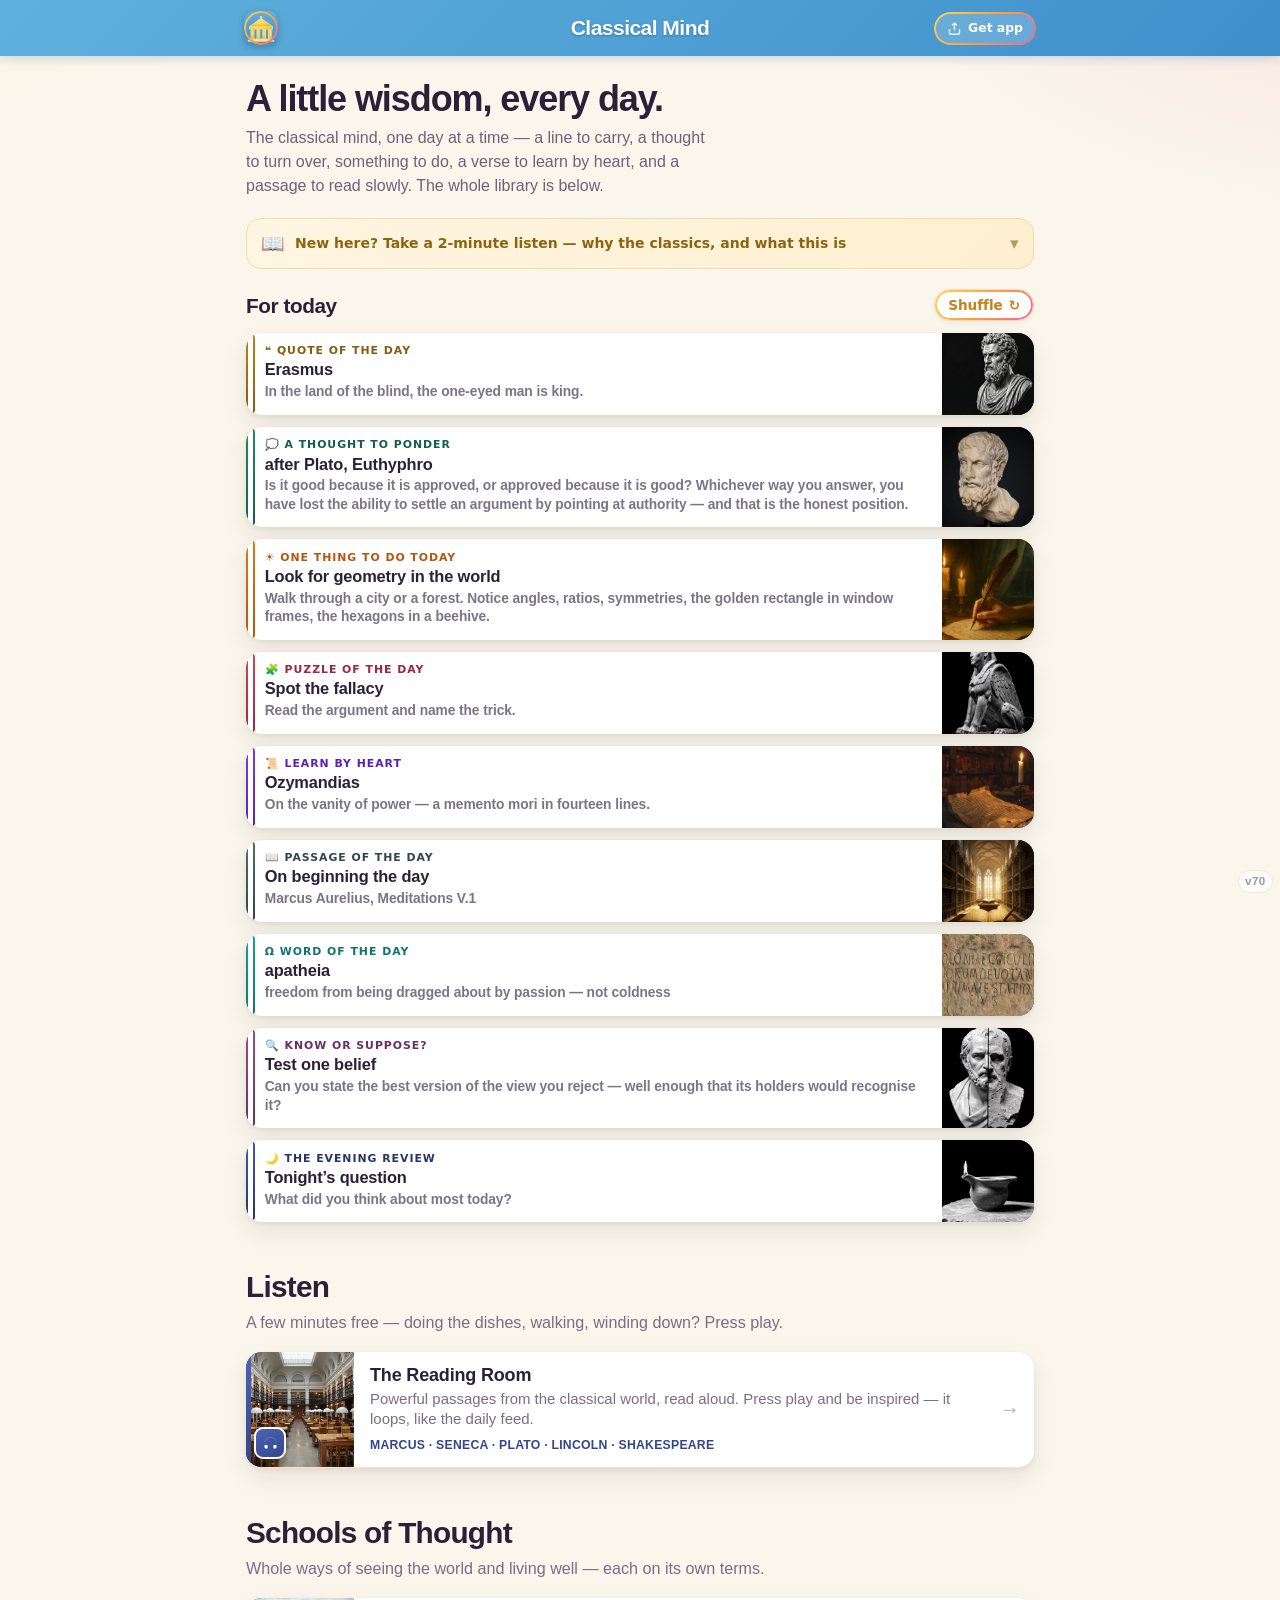
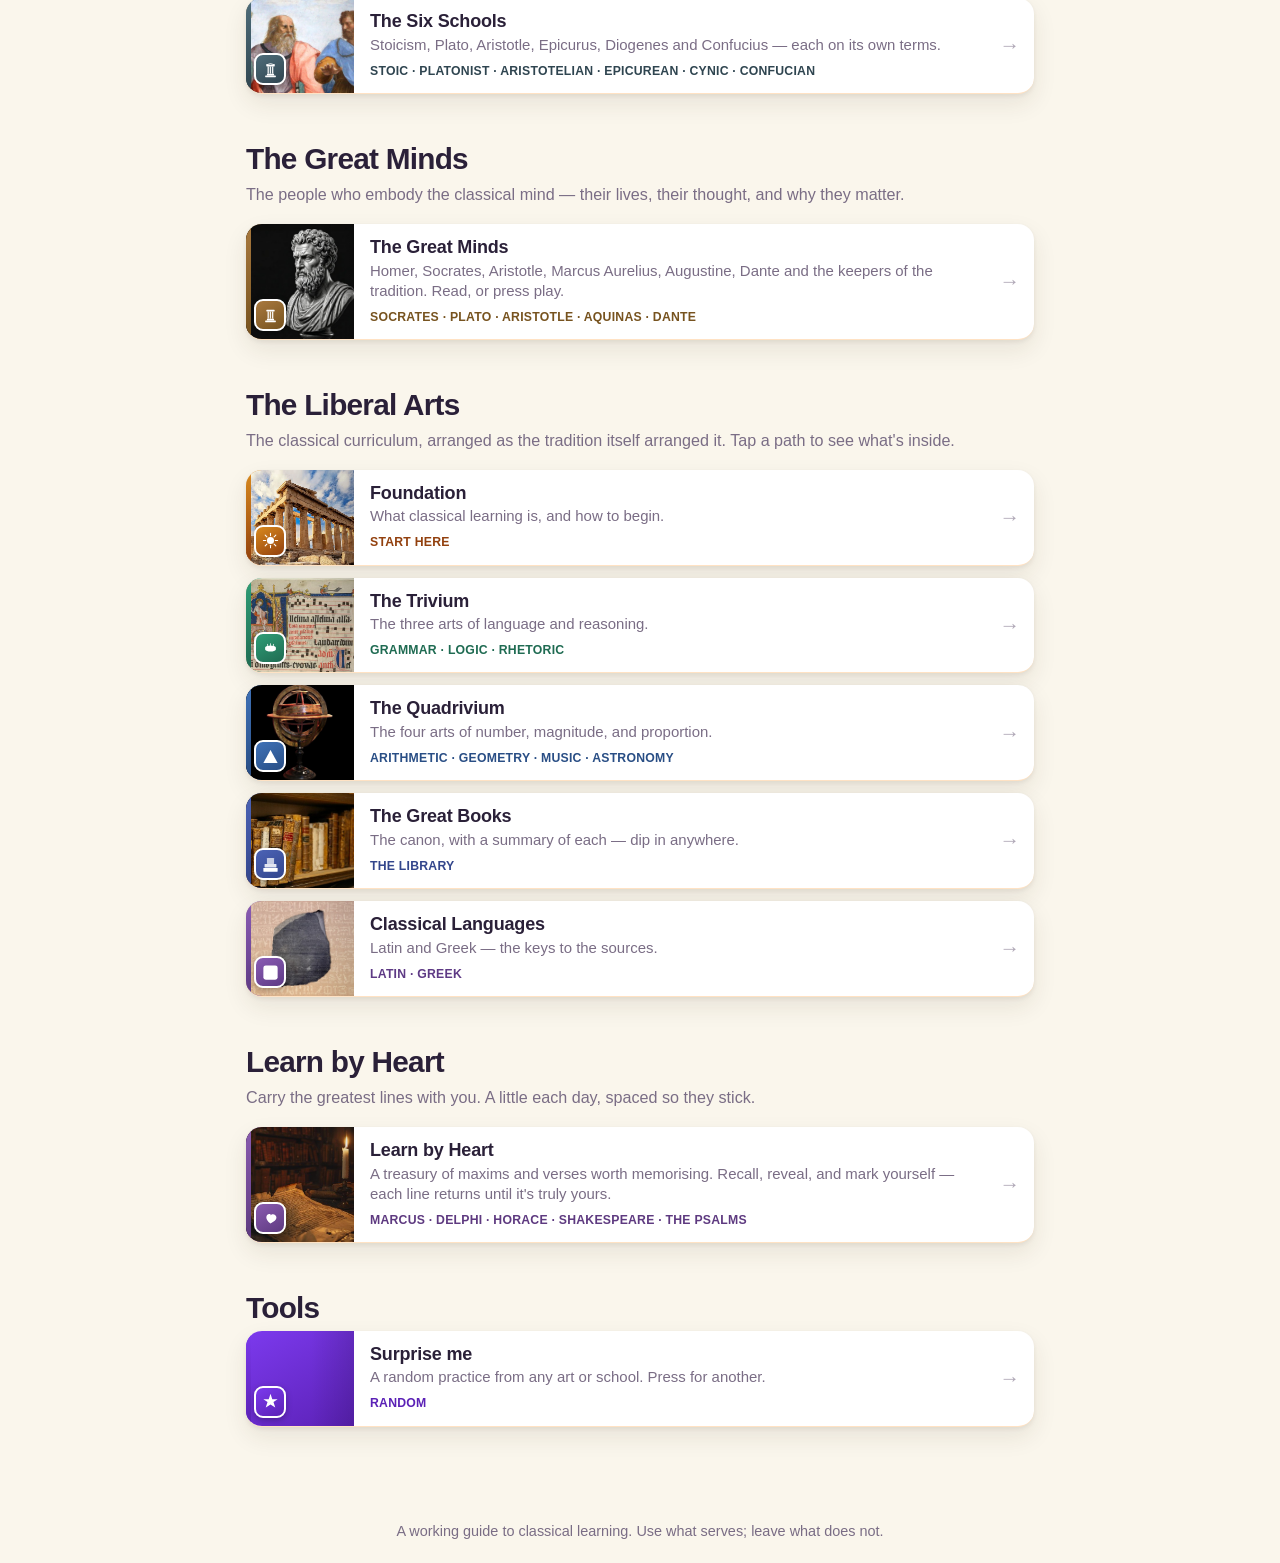
<file: index.html>
<!DOCTYPE html>
<html lang="en">
<head>
  <meta charset="UTF-8">
  <meta name="viewport" content="width=device-width, initial-scale=1.0, viewport-fit=cover">
  <meta name="apple-mobile-web-app-capable" content="yes">
  <meta name="apple-mobile-web-app-status-bar-style" content="black-translucent">
  <meta name="apple-mobile-web-app-title" content="Classical Mind">
  <meta name="theme-color" content="#FAF6EC">
  <title>Classical Mind — a little wisdom every day</title>
  <link rel="manifest" href="manifest.json">
  <link rel="icon" type="image/png" href="icon-192.png">
  <link rel="apple-touch-icon" href="apple-touch-icon.png">
  <link rel="stylesheet" href="assets/style.css?v70">
  <!-- Theme, applied before first paint so a dark-mode load never flashes
       white. The choice lives in localStorage and is set ONLY by the logo
       toggle in the top-left of the home page.

       The strip behind the clock is painted by the page itself — see "THE
       STATUS-BAR STRIP" in style.css. iOS is not involved: it reads
       status-bar-style and theme-color from the STATIC metas at load and
       ignores any change made from script (tested — v66 changed theme-color
       per theme and the strip never moved; v68 relaxed status-bar-style to
       `default` for light and a fresh reinstall still showed our band). So the
       only thing this script does for the strip is keep theme-color roughly
       honest for Android and Safari. -->
  <script>
    (function () {
      var d = document.documentElement, dark = false;
      try { dark = localStorage.getItem('classicalmind.theme') === 'dark'; } catch (e) {}
      d.setAttribute('data-theme', dark ? 'dark' : 'light');
      var tc = document.querySelector('meta[name="theme-color"]');
      if (tc) tc.setAttribute('content', dark ? '#17141F' : '#FAF6EC');
    })();
  </script>
  <style>
    /* ---- App bar ---- */
    body{ --gold:#E7A83C; --gold-deep:#C6811A; --grad-gold:linear-gradient(135deg,#E7A83C,#C6811A);
          --sky:#5FB1DD; --sky-deep:#3F8FCB; --grad-sky-app:linear-gradient(135deg,#5FB1DD,#3F8FCB); }
    .appbar{ background:var(--grad-sky-app); box-shadow:0 2px 10px rgba(31,90,140,.22); position:sticky;
            /* sticks BELOW the status-bar band, not under it */
            top:env(safe-area-inset-top,0px); z-index:40; }
    .appbar .row{ display:grid; grid-template-columns:1fr auto 1fr; align-items:center; height:56px; max-width:820px; margin:0 auto; padding:0 14px; }
    .appbar .abico{ width:34px; height:34px; border-radius:9px; justify-self:start; box-shadow:0 2px 6px rgba(0,0,0,.22); }
    .appbar .brand{ justify-self:center; font-weight:900; font-size:21px; letter-spacing:-.025em;
                   white-space:nowrap; color:#fff; text-shadow:0 1px 2px rgba(18,58,96,.4); }
    /* On the narrowest phones the icon and the Get-app pill leave less room,
       so the title eases off rather than wrapping or colliding. */
    @media(max-width:360px){ .appbar .brand{ font-size:19px; } }
    .appbar .hbtn{ justify-self:end; display:inline-flex; align-items:center; gap:6px; color:#fff; background:rgba(255,255,255,.18); border:0; cursor:pointer; font:700 12.5px/1 -apple-system,system-ui,sans-serif; padding:9px 13px; border-radius:999px; }
    .appbar .hbtn svg{ width:15px; height:15px; }
    @media(max-width:440px){ .appbar .hbtn span{ display:none; } }

    .launcher-main{ max-width:820px; margin:0 auto; padding:18px 16px 40px; }

    /* ---- Compact hero ---- */
    .cm-hero{ margin:6px 0 20px; }
    .cm-hero h1{ font-weight:800; font-size:clamp(26px,6.5vw,36px); letter-spacing:-.03em; line-height:1.05; margin:0; color:var(--ink,#2A2038); }
    .cm-hero p{ margin:.5em 0 0; font-size:16px; line-height:1.5; color:var(--dk-mute,#6b6478); max-width:52ch; }

    /* ---- "New here?" welcome ---- */
    .welcome{ margin:0 0 20px; border-radius:15px; overflow:hidden; background:linear-gradient(135deg,#FFF6E2,#FDEFCF); border:1.5px solid #F0DCA8; }
    .welcome[open]{ background:var(--paper-card); border-color:var(--dk-rule,#EADFC6); box-shadow:0 2px 4px rgba(60,45,20,.06),0 10px 24px rgba(60,45,20,.08); }
    .welcome-sum{ list-style:none; cursor:pointer; display:flex; align-items:center; gap:10px; padding:12px 14px; color:#8A6410; }
    .welcome-sum::-webkit-details-marker{ display:none; }
    .welcome[open] .welcome-sum{ color:var(--ink,#2A2038); border-bottom:1px solid var(--dk-rule,#EADFC6); }
    .wl-badge{ font-size:19px; line-height:1; }
    .wl-sumtxt{ flex:1; font:600 14px/1.35 -apple-system,system-ui,sans-serif; } .wl-sumtxt b{ font-weight:800; }
    .wl-chev{ transition:transform .2s; opacity:.6; } .welcome[open] .wl-chev{ transform:rotate(180deg); }
    .welcome-body{ padding:14px 15px 16px; font-size:15px; line-height:1.55; color:var(--dk-soft,#4d4658); }
    .welcome-body p{ margin:0 0 .7em; } .welcome-body p:last-child{ margin-bottom:0; }
    .welcome-body b{ color:var(--ink,#2A2038); }
    .wl-play{ display:inline-flex; align-items:center; gap:9px; border:0; cursor:pointer; background:var(--grad-sky-app); color:#fff; font:800 14.5px -apple-system,system-ui,sans-serif; padding:.7em 1.25em; border-radius:999px; margin:0 0 13px; box-shadow:0 4px 13px rgba(46,132,189,.32); transition:transform .15s ease; }
    .wl-play:hover{ transform:translateY(-1px); } .wl-play:active{ transform:scale(.97); }
    .wl-play:disabled{ opacity:.55; cursor:default; box-shadow:none; }
    .wl-play .wl-play-ic{ font-size:11px; }

    /* ---- "For today" feed ---- */
    .today-head{ display:flex; align-items:center; justify-content:space-between; margin:0 0 12px; }
    .daily-lead{ font-weight:800; font-size:1.22em; letter-spacing:-.02em; color:var(--ink,#2A2038); }
    .today-shuffle{ cursor:pointer; font:800 .8em -apple-system,system-ui,sans-serif; color:var(--gold-deep); background:var(--paper-card); border:1.5px solid var(--dk-rule,#EADFC6); border-radius:999px; display:inline-flex; gap:.45em; align-items:center; padding:.5em .95em; box-shadow:0 2px 4px rgba(60,45,20,.06); transition:transform .15s ease, border-color .15s ease; }
    .today-shuffle:hover{ border-color:var(--gold); } .today-shuffle:active{ transform:scale(.95); }
    .today-list{ display:flex; flex-direction:column; gap:.7em; margin-bottom:30px; }
    .today-bar{ position:relative; display:flex; align-items:stretch; width:100%; border:none; padding:0; cursor:pointer; text-align:left; background:var(--paper-card); border-radius:16px; overflow:hidden; box-shadow:0 2px 4px rgba(60,45,20,.07),0 10px 24px rgba(60,45,20,.09); transition:transform .15s cubic-bezier(0.34,1.56,0.64,1), box-shadow .15s ease; }
    .today-bar::before{ content:""; position:absolute; left:0; top:0; bottom:0; width:5px; z-index:3; background:linear-gradient(180deg,var(--tc),var(--tcd)); }
    .today-bar:hover{ transform:translateY(-2px); box-shadow:0 6px 16px rgba(60,45,20,.13); }
    .today-bar:active{ transform:scale(.99); }
    .today-bar .tb-text{ flex:1; min-width:0; padding:.85em 1em .85em 1.2em; display:flex; flex-direction:column; justify-content:center; gap:.22em; }
    .today-bar .tb-kicker{ font:800 .64rem/1 -apple-system,system-ui,sans-serif; letter-spacing:.09em; text-transform:uppercase; color:var(--t-ink); display:inline-flex; gap:.4em; align-items:center; }
    .today-bar .tb-title{ font-weight:800; font-size:1.05em; letter-spacing:-.01em; color:var(--ink,#2A2038); line-height:1.18; overflow:hidden; text-overflow:ellipsis; white-space:nowrap; }
    .today-bar .tb-teaser{ font-size:.88em; color:var(--dk-mute,#7a7488); line-height:1.34; display:-webkit-box; -webkit-line-clamp:2; -webkit-box-orient:vertical; overflow:hidden; }
    .today-bar .tb-photo{ flex:none; width:92px; align-self:stretch; position:relative; overflow:hidden; background:linear-gradient(150deg,var(--tc),var(--tcd)); }
    .today-bar .tb-glyph{ position:absolute; inset:0; display:grid; place-items:center; font-size:2rem; color:#fff; z-index:0; filter:drop-shadow(0 1px 2px rgba(0,0,0,.3)); }
    .today-bar .tb-photo img{ position:absolute; inset:0; width:100%; height:100%; object-fit:cover; z-index:1; }

    /* ---- Daily modal — always centred, generous space all around, scrolls inside ---- */
    .cm-modal-overlay{ position:fixed; inset:0; z-index:80; background:rgba(30,22,15,.55); backdrop-filter:blur(4px); -webkit-backdrop-filter:blur(4px); display:flex; align-items:center; justify-content:center;
      padding:max(36px,calc(env(safe-area-inset-top) + 20px)) 24px max(36px,calc(env(safe-area-inset-bottom) + 20px)); opacity:0; pointer-events:none; transition:opacity .2s ease; }
    .cm-modal-overlay.open{ opacity:1; pointer-events:auto; }
    .cm-modal{ position:relative; width:100%; max-width:440px; max-height:100%; overflow-y:auto; -webkit-overflow-scrolling:touch; background:var(--paper-card); border-radius:22px; box-shadow:0 24px 64px rgba(0,0,0,.38);
      transform:scale(.9); opacity:0; transition:transform .26s cubic-bezier(0.34,1.56,0.64,1), opacity .18s ease; }
    .cm-modal-overlay.open .cm-modal{ transform:scale(1); opacity:1; }
    .cm-mhead{ padding:22px 22px 16px; color:#fff; background:linear-gradient(140deg,var(--mc,#C6811A),var(--mcd,#8A5A0F)); }
    .cm-mkicker{ display:inline-flex; align-items:center; gap:.5em; font:800 11px/1 -apple-system,system-ui,sans-serif; letter-spacing:.1em; text-transform:uppercase; opacity:.95; }
    .cm-mtitle{ margin:.5em 0 0; font-weight:800; font-size:clamp(22px,5.5vw,28px); letter-spacing:-.02em; line-height:1.12; }
    .cm-mbody{ padding:20px 22px 26px; color:var(--dk-soft,#3a3448); font-size:16px; line-height:1.6; }
    .cm-mbody p{ margin:0 0 .9em; } .cm-mbody p:last-child{ margin-bottom:0; }
    .cm-quote{ font-size:1.28em; font-weight:600; line-height:1.4; color:var(--ink,#2A2038); }
    .cm-verse{ white-space:pre-wrap; font-size:1.05em; line-height:1.55; color:var(--ink,#2A2038); }
    .cm-source{ margin-top:.4em; font-weight:700; color:var(--mc-ink); }
    .cm-note{ margin-top:1em; padding-top:.9em; border-top:1px solid var(--dk-rule,#EEE7DA); font-size:.92em; color:var(--dk-mute,#7a7488); font-style:italic; }
    .cm-word-line{ display:flex; gap:.6em; margin:0 0 .55em; font-size:.98em; }
    .cm-word-line b{ flex:none; width:5.5em; color:var(--mc-ink); }
    .cm-morelink{ display:inline-block; margin-top:1.1em; font:800 14px -apple-system,system-ui,sans-serif; color:#fff; background:linear-gradient(140deg,var(--mc,#C6811A),var(--mcd,#8A5A0F)); padding:.6em 1.15em; border-radius:999px; text-decoration:none; }
    .cm-opts{ display:grid; gap:.55em; margin:1.2em 0 .2em; }
    .cm-opt{ text-align:left; cursor:pointer; font:700 15px -apple-system,system-ui,sans-serif; color:var(--ink,#2A2038);
      background:var(--paper-card); border:1.8px solid var(--dk-rule,#E4DED6); padding:.8em 1em; border-radius:14px; line-height:1.35;
      transition:transform .18s cubic-bezier(0.34,1.56,0.64,1), border-color .18s, background .18s; }
    .cm-opt:not(:disabled):hover{ transform:translateY(-2px); border-color:var(--mc,#D6455E); }
    .cm-opt:disabled{ cursor:default; }
    .cm-opt.right{ border-color:#1F8F5E; background:#EDF9F3; color:#14603A; }
    .cm-opt.wrong{ opacity:.55; }
    .cm-opt.chosen.wrong{ opacity:1; border-color:#D6455E; background:#FDF0F2; color:#9B2740; }
    .cm-opt .mark{ float:right; font-weight:900; }
    .cm-explain{ margin-top:1.1em; padding:.9em 1.05em; border-radius:14px; background:var(--dk-tint,#FBF7F1);
      border-left:4px solid var(--mc,#D6455E); font-size:.97em; line-height:1.5; }
    .cm-read{ display:inline-flex; align-items:center; gap:.5em; margin-top:1.1em; margin-right:.6em; cursor:pointer; font:800 14px -apple-system,system-ui,sans-serif; color:var(--mc-ink); background:var(--paper-card); border:1.6px solid currentColor; padding:.55em 1.05em; border-radius:999px; }
    .cm-mclose{ position:absolute; top:14px; right:14px; z-index:2; width:34px; height:34px; border-radius:50%; border:0; cursor:pointer; background:rgba(255,255,255,.22); color:#fff; font-size:20px; line-height:34px; text-align:center; }

    /* ---- School photo tiles (Conscious Parenting style) ---- */
    .stile{ position:relative; display:block; text-decoration:none; background:var(--paper-card); border-radius:18px; overflow:hidden; box-shadow:0 2px 4px rgba(60,45,20,.07),0 12px 26px rgba(60,45,20,.10); transition:transform .16s cubic-bezier(.34,1.56,.64,1), box-shadow .16s ease; }
    .stile::before{ content:""; position:absolute; inset:0; border-radius:inherit; padding:2px; background:linear-gradient(135deg,var(--c),var(--cd)); -webkit-mask:linear-gradient(#000 0 0) content-box,linear-gradient(#000 0 0); -webkit-mask-composite:xor; mask-composite:exclude; pointer-events:none; z-index:4; }
    .stile:hover{ transform:translateY(-3px); box-shadow:0 8px 20px rgba(60,45,20,.16); }
    .stile:active{ transform:scale(.99); }
    .stile-photo{ position:relative; height:118px; background:linear-gradient(150deg,var(--c),var(--cd)); overflow:hidden; }
    .stile-photo img{ width:100%; height:100%; object-fit:cover; display:block; }
    .stile-photo::after{ content:""; position:absolute; inset:0; background:linear-gradient(180deg,rgba(0,0,0,0) 52%,rgba(0,0,0,.30)); }
    .stile-badge{ position:absolute; left:13px; top:94px; z-index:3; width:46px; height:46px; border-radius:13px; background:linear-gradient(150deg,var(--c),var(--cd)); display:grid; place-items:center; box-shadow:0 3px 9px rgba(0,0,0,.26); border:2.5px solid var(--paper-card); }
    .stile-badge svg{ width:27px; height:27px; color:#fff; }
    .stile-body{ padding:28px 15px 15px; }
    .stile-name{ font-weight:800; font-size:1.08em; letter-spacing:-.01em; color:var(--ink,#2A2038); }

    /* ---- The logo IS the dark-mode toggle (home page only) ---- */
    .abico-btn{ justify-self:start; position:relative; display:block; padding:0; border:0; background:none; cursor:pointer;
      line-height:0; border-radius:11px; -webkit-tap-highlight-color:transparent;
      transition:transform .18s cubic-bezier(.34,1.56,.64,1); }
    .abico-btn:hover{ transform:scale(1.06) rotate(-3deg); }
    .abico-btn:active{ transform:scale(.93); }
    .abico-btn:focus-visible{ outline:2px solid #fff; outline-offset:3px; }
    .abico-btn .abico{ display:block; }

    /* ---- Dark-mode touch-ups: the few spots no variable reaches ---- */
    /* Brand accents on the home page are declared on <body>, so they need a
       more specific rule to flip. The gold/sky hues stay — they just lift
       enough to read as text on a dark ground. */
    /* The launcher's muted greys and hairlines are written as
       var(--dk-*, <original light value>). The --dk-* variables exist ONLY in
       dark mode, so light mode keeps its exact original colours and dark mode
       picks up the theme neutrals. */
    [data-theme="dark"] body{
      --dk-mute:var(--ink-mute); --dk-soft:var(--ink-soft);
      --dk-rule:var(--rule);     --dk-tint:var(--paper-surface);
      --gold:#F2C35E; --gold-deep:#F0BE6A; --grad-gold:linear-gradient(135deg,#F2C35E,#C6811A);
      --sky:#6FBEEC; --sky-deep:#8ED0F2; --grad-sky-app:linear-gradient(135deg,#1E4463,#152F45);
    }
    /* The app bar drops the daylight blue and becomes a night band, so the top
       of the app isn't a bright slab at 11pm. */
    [data-theme="dark"] .appbar{ box-shadow:0 1px 0 var(--rule), 0 2px 14px rgba(0,0,0,.5); }
    [data-theme="dark"] .appbar .brand{ text-shadow:none; }

    /* "New here?" card: warm cream gradient -> warm dark panel. */
    [data-theme="dark"] .welcome{ background:linear-gradient(135deg,#2C2417,#221C13); border-color:#443722; }
    [data-theme="dark"] .welcome[open]{ background:var(--paper-card); border-color:var(--rule); }
    [data-theme="dark"] .welcome-sum{ color:#F0C97A; }

    /* Daily modal: --mc/--mcd are written inline per card, so the readable
       text colour is derived from them rather than overridden. */
    .cm-mbody{ --mc-ink:var(--mcd,#8A5A0F); }
    [data-theme="dark"] .cm-mbody{ --mc-ink:color-mix(in srgb, var(--mc,#C6811A) 58%, #FFFFFF); }

    .stile-tagline{ margin-top:.22em; font-size:.9em; line-height:1.35; color:var(--dk-mute,#6b6478); }
  </style>
</head>
<body class="launcher">
  <div class="appbar">
    <div class="row">
      <button type="button" class="abico-btn" id="themeToggle" aria-pressed="false"
              title="Switch to dark mode" aria-label="Switch to dark mode">
        <img src="icon-192.png" alt="Classical Mind" class="abico">
      </button>
      <span class="brand">Classical Mind</span>
      <button class="hbtn" onclick="openInstall()" title="Add to Home Screen">
        <svg viewBox="0 0 24 24" fill="none" stroke="currentColor" stroke-width="2"><path d="M12 3v12M12 3l-4 4M12 3l4 4"/><path d="M4 13v6a2 2 0 002 2h12a2 2 0 002-2v-6"/></svg>
        <span>Get app</span>
      </button>
    </div>
  </div>

  <main class="launcher-main">

    <div class="cm-hero">
      <h1>A little wisdom, every day.</h1>
      <p>The classical mind, one day at a time — a line to carry, a thought to turn over, something to do, a verse to learn by heart, and a passage to read slowly. The whole library is below.</p>
    </div>

    <details class="welcome" id="welcomeBox">
      <summary class="welcome-sum">
        <span class="wl-badge" aria-hidden="true">📖</span>
        <span class="wl-sumtxt"><b>New here?</b> Take a 2-minute listen — why the classics, and what this is</span>
        <span class="wl-chev" aria-hidden="true">▾</span>
      </summary>
      <div class="welcome-body">
        <button type="button" class="wl-play" id="wlPlay">
          <span class="wl-play-ic" aria-hidden="true">▶</span><span id="wlPlayLabel">Listen · 2 min</span>
        </button>
        <p>For more than two thousand years, the finest minds who ever lived wrote down what they learned about how to think, how to live, and how to be free. This is your way in — the <b>classical mind</b>, a little at a time.</p>
        <p>The people who drank from this well didn't just know things. They knew themselves, understood others, and saw the world clearly. It built civilisations, raised the great architects, and formed the founders of the freest nations in history.</p>
        <p><b>The whole method:</b> read the quote, sit with the thought, learn one line by heart. A little, every day, for the rest of your life.</p>
        <audio id="wlAudio" src="assets/audio/welcome.mp3" preload="none"></audio>
      </div>
    </details>

    <section class="daily-feed" aria-label="For today">
      <div class="today-head">
        <div class="daily-lead">For today</div>
        <button class="today-shuffle" id="todayShuffle" type="button">Shuffle <span aria-hidden="true">↻</span></button>
      </div>
      <div class="today-list" id="todayGrid"></div>
    </section>

    <section class="tile-section">
      <h2 class="tile-section-title">Listen</h2>
      <p class="tile-section-sub">A few minutes free — doing the dishes, walking, winding down? Press play.</p>
      <div class="rtile-list">
        <a href="listen.html" class="rtile" style="--c:#4C63B6;--cd:#33468C;">
          <span class="rtile-photo"><img src="assets/sub/reading.jpg" alt="" loading="lazy" onerror="this.remove()"><span class="rtile-ic"><svg viewBox="0 0 64 64"><path d="M32 12 C20 12 12 21 12 32 v13 a4 4 0 0 0 4 4 h6 V37 h-10 v-5 a20 20 0 0 1 40 0 v5 H42 v12 h6 a4 4 0 0 0 4 -4 V32 C52 21 44 12 32 12 Z" fill="currentColor"/></svg></span></span>
          <span class="rtile-body">
            <span class="rtile-name">The Reading Room</span>
            <span class="rtile-tagline">Powerful passages from the classical world, read aloud. Press play and be inspired — it loops, like the daily feed.</span>
            <span class="rtile-count">Marcus · Seneca · Plato · Lincoln · Shakespeare</span>
          </span>
          <span class="rtile-chev" aria-hidden="true">→</span>
        </a>
      </div>
    </section>

    <section class="tile-section">
      <h2 class="tile-section-title">Schools of Thought</h2>
      <p class="tile-section-sub">Whole ways of seeing the world and living well — each on its own terms.</p>
      <div class="rtile-list" id="schools-cat"></div>
    </section>

    <section class="tile-section">
      <h2 class="tile-section-title">The Great Minds</h2>
      <p class="tile-section-sub">The people who embody the classical mind — their lives, their thought, and why they matter.</p>
      <div class="rtile-list">
        <a href="masters.html" class="rtile" style="--c:#A9793E;--cd:#77531F;">
          <span class="rtile-photo"><img src="assets/daily/quote.jpg" alt="" loading="lazy" onerror="this.remove()"><span class="rtile-ic"><svg viewBox="0 0 64 64"><g><rect x="18" y="16" width="28" height="6" rx="1.5" fill="currentColor"/><rect x="20" y="46" width="24" height="6" rx="1.5" fill="currentColor"/><rect x="14" y="52" width="36" height="6" rx="1.5" fill="currentColor"/><g fill="currentColor" opacity="0.92"><rect x="22" y="22" width="4.5" height="24"/><rect x="29.5" y="22" width="4.5" height="24"/><rect x="37" y="22" width="4.5" height="24"/></g></g></svg></span></span>
          <span class="rtile-body">
            <span class="rtile-name">The Great Minds</span>
            <span class="rtile-tagline">Homer, Socrates, Aristotle, Marcus Aurelius, Augustine, Dante and the keepers of the tradition. Read, or press play.</span>
            <span class="rtile-count">Socrates · Plato · Aristotle · Aquinas · Dante</span>
          </span>
          <span class="rtile-chev" aria-hidden="true">→</span>
        </a>
      </div>
    </section>

    <section class="tile-section">
      <h2 class="tile-section-title">The Liberal Arts</h2>
      <p class="tile-section-sub">The classical curriculum, arranged as the tradition itself arranged it. Tap a path to see what's inside.</p>
      <div class="rtile-list" id="arts-cats"></div>
    </section>

    <section class="tile-section">
      <h2 class="tile-section-title">Learn by Heart</h2>
      <p class="tile-section-sub">Carry the greatest lines with you. A little each day, spaced so they stick.</p>
      <div class="rtile-list">
        <a href="memory.html" class="rtile" style="--c:#8A5CB0;--cd:#5E3A80;">
          <span class="rtile-photo"><img src="assets/daily/verse.jpg" alt="" loading="lazy" onerror="this.remove()"><span class="rtile-ic"><svg viewBox="0 0 64 64"><path d="M32 52 C12 38 16 20 28 20 c4 0 6 2 4 5 c6 -8 20 -4 20 8 C52 40 44 46 32 52 Z" fill="currentColor"/></svg></span></span>
          <span class="rtile-body">
            <span class="rtile-name">Learn by Heart</span>
            <span class="rtile-tagline">A treasury of maxims and verses worth memorising. Recall, reveal, and mark yourself — each line returns until it's truly yours.</span>
            <span class="rtile-count">Marcus · Delphi · Horace · Shakespeare · the Psalms</span>
          </span>
          <span class="rtile-chev" aria-hidden="true">→</span>
        </a>
      </div>
    </section>

    <section class="tile-section">
      <h2 class="tile-section-title">Tools</h2>
      <div class="rtile-list" id="tools-list"></div>
    </section>

  </main>

  <footer class="launcher-footer">
    A working guide to classical learning. Use what serves; leave what does not.
  </footer>

  <!-- Daily modal (built once, filled on demand) -->
  <div class="cm-modal-overlay" id="cmModal" aria-hidden="true">
    <div class="cm-modal" role="dialog" aria-modal="true">
      <button class="cm-mclose" id="cmClose" aria-label="Close">×</button>
      <div class="cm-mhead"><span class="cm-mkicker" id="cmKicker"></span><h2 class="cm-mtitle" id="cmTitle"></h2></div>
      <div class="cm-mbody" id="cmBody"></div>
    </div>
  </div>

  <script src="assets/arts-data.js"></script>
  <script src="assets/schools-data.js"></script>
  <script src="assets/daily-data.js"></script>
  <script src="assets/today-extra-data.js"></script>
  <script src="assets/examine-data.js"></script>
  <script src="assets/tryit-data.js"></script>
  <script src="assets/fallacies-data.js"></script>
  <script src="assets/reader.js"></script>
  <script src="assets/app.js"></script>
  <script>
    // ---------- Tile launcher ----------
    const ICONS = {
      sun: `<circle cx="32" cy="32" r="12" fill="currentColor"/><circle cx="28" cy="28" r="4" fill="rgba(255,255,255,0.4)"/><g stroke="currentColor" stroke-width="3.5" stroke-linecap="round"><line x1="32" y1="8" x2="32" y2="16"/><line x1="32" y1="48" x2="32" y2="56"/><line x1="8" y1="32" x2="16" y2="32"/><line x1="48" y1="32" x2="56" y2="32"/><line x1="14" y1="14" x2="20" y2="20"/><line x1="44" y1="44" x2="50" y2="50"/><line x1="14" y1="50" x2="20" y2="44"/><line x1="44" y1="20" x2="50" y2="14"/></g>`,
      leaf: `<g transform="translate(0,-2) rotate(-12 32 34)"><path d="M32 8 C 18 12 12 28 16 42 C 20 52 28 56 32 56 C 36 56 44 52 48 42 C 52 28 46 12 32 8 Z" fill="currentColor"/><path d="M32 8 L32 56" stroke="rgba(255,255,255,0.6)" stroke-width="1.5" stroke-linecap="round"/></g>`,
      scales: `<g><line x1="32" y1="12" x2="32" y2="52" stroke="currentColor" stroke-width="3" stroke-linecap="round"/><line x1="14" y1="20" x2="50" y2="20" stroke="currentColor" stroke-width="3" stroke-linecap="round"/><circle cx="32" cy="12" r="3" fill="currentColor"/><circle cx="32" cy="52" r="4" fill="currentColor"/><path d="M14 20 L8 32 L20 32 Z" fill="currentColor"/><path d="M50 20 L44 32 L56 32 Z" fill="currentColor"/></g>`,
      mouth: `<g><path d="M14 28 Q 18 22 32 22 Q 46 22 50 28 L 50 36 Q 46 42 32 42 Q 18 42 14 36 Z" fill="currentColor"/><path d="M14 32 Q 32 38 50 32" stroke="rgba(255,255,255,0.6)" stroke-width="2" fill="none"/><path d="M22 22 L 22 18 M32 22 L 32 16 M42 22 L 42 18" stroke="currentColor" stroke-width="2.5" stroke-linecap="round"/></g>`,
      numerals: `<g><rect x="10" y="10" width="44" height="44" rx="6" fill="currentColor"/><text x="32" y="32" text-anchor="middle" dominant-baseline="middle" font-size="14" font-weight="800" font-family="Georgia, serif" fill="white">I II III</text><text x="32" y="46" text-anchor="middle" dominant-baseline="middle" font-size="14" font-weight="800" font-family="Georgia, serif" fill="white">IV V VI</text></g>`,
      triangle: `<g><polygon points="32,10 56,54 8,54" fill="currentColor"/><line x1="32" y1="10" x2="32" y2="54" stroke="rgba(255,255,255,0.45)" stroke-width="1.5"/></g>`,
      lyre: `<g><path d="M16 14 Q 12 32 20 50" stroke="currentColor" stroke-width="4" fill="none" stroke-linecap="round"/><path d="M48 14 Q 52 32 44 50" stroke="currentColor" stroke-width="4" fill="none" stroke-linecap="round"/><line x1="22" y1="20" x2="42" y2="20" stroke="currentColor" stroke-width="3" stroke-linecap="round"/><g stroke="rgba(255,255,255,0.7)" stroke-width="1.5"><line x1="27" y1="20" x2="27" y2="48"/><line x1="32" y1="20" x2="32" y2="48"/><line x1="37" y1="20" x2="37" y2="48"/></g><path d="M18 48 Q 32 56 46 48" stroke="currentColor" stroke-width="4" fill="none" stroke-linecap="round"/></g>`,
      star: `<g><polygon points="32,6 38,24 56,24 42,34 48,52 32,42 16,52 22,34 8,24 26,24" fill="currentColor"/></g>`,
      books: `<g><rect x="8" y="44" width="48" height="12" rx="1.5" fill="currentColor"/><rect x="12" y="30" width="40" height="12" rx="1.5" fill="currentColor" opacity="0.85"/><rect x="20" y="10" width="24" height="20" rx="1.5" fill="currentColor" opacity="0.7"/></g>`,
      alpha: `<g><rect x="8" y="8" width="48" height="48" rx="8" fill="currentColor"/><text x="32" y="40" text-anchor="middle" font-size="32" font-weight="800" font-family="Georgia, serif" fill="white">Αα</text></g>`,
      column: `<g><rect x="18" y="16" width="28" height="6" rx="1.5" fill="currentColor"/><rect x="20" y="46" width="24" height="6" rx="1.5" fill="currentColor"/><rect x="14" y="52" width="36" height="6" rx="1.5" fill="currentColor"/><g fill="currentColor" opacity="0.92"><rect x="22" y="22" width="4.5" height="24"/><rect x="29.5" y="22" width="4.5" height="24"/><rect x="37" y="22" width="4.5" height="24"/></g><path d="M18 16 Q 32 8 46 16" fill="none" stroke="currentColor" stroke-width="3" stroke-linecap="round"/></g>`
    };

    function buildTile(a){
      if (a.image) {
        return `<a href="art.html?id=${a.id}" class="stile" style="--c:${a.color};--cd:${a.colorDeep};--cs:${a.colorSoft};">
          <div class="stile-photo"><img src="${a.image}" alt="" loading="lazy" onerror="this.remove()"></div>
          <div class="stile-badge"><svg viewBox="0 0 64 64">${ICONS[a.icon] || ICONS.sun}</svg></div>
          <div class="stile-body">
            <div class="stile-name">${a.name}</div>
            <div class="stile-tagline">${a.tagline}</div>
          </div>
        </a>`;
      }
      return `<a href="art.html?id=${a.id}" class="tile" style="--c:${a.color};--cd:${a.colorDeep};--cs:${a.colorSoft};">
          <div class="tile-icon-wrap"><svg viewBox="0 0 64 64" class="tile-icon">${ICONS[a.icon] || ICONS.sun}</svg></div>
          <div class="tile-body">
            <div class="tile-name">${a.name}</div>
            <div class="tile-tagline">${a.tagline}</div>
            <div class="tile-era">${a.group}</div>
          </div>
        </a>`;
    }
    function fillGroup(id, group){
      const el = document.getElementById(id); if(!el) return;
      el.innerHTML = window.ARTS.filter(a => a.group === group).map(buildTile).join('');
    }
    // The liberal arts, grouped as categories. Multi-art paths (Trivium,
    // Quadrivium) open a submenu (category.html); single arts link straight in.
    const CATEGORIES = [
      { name:'Foundation', tagline:'What classical learning is, and how to begin.', count:'Start here', href:'art.html?id=foundation', image:'assets/arts/foundation.jpg', icon:'sun', color:'#D98A1E', colorDeep:'#92400E' },
      { name:'The Trivium', tagline:'The three arts of language and reasoning.', count:'Grammar · Logic · Rhetoric', href:'category.html?id=trivium', image:'assets/arts/trivium.jpg', icon:'mouth', color:'#2F9E77', colorDeep:'#1F6B52' },
      { name:'The Quadrivium', tagline:'The four arts of number, magnitude, and proportion.', count:'Arithmetic · Geometry · Music · Astronomy', href:'category.html?id=quadrivium', image:'assets/arts/quadrivium.jpg', icon:'triangle', color:'#3F72B8', colorDeep:'#294E85' },
      { name:'The Great Books', tagline:'The canon, with a summary of each — dip in anywhere.', count:'The library', href:'greatbooks.html', image:'assets/arts/great-books.jpg', icon:'books', color:'#4C63B6', colorDeep:'#33468C' },
      { name:'Classical Languages', tagline:'Latin and Greek — the keys to the sources.', count:'Latin · Greek', href:'art.html?id=languages', image:'assets/arts/languages.jpg', icon:'alpha', color:'#8A5CB4', colorDeep:'#5E3A85' },
    ];
    const TOOLS = [
      { name:'Surprise me', tagline:'A random practice from any art or school. Press for another.', count:'Random', href:'random.html', image:'', icon:'star', color:'#7C3AED', colorDeep:'#5B21B6' },
    ];
    function rtile(c){
      const icon = ICONS[c.icon] || ICONS.sun;
      return `<a href="${c.href}" class="rtile" style="--c:${c.color};--cd:${c.colorDeep};">
          <span class="rtile-photo">${c.image ? `<img src="${c.image}" alt="" loading="lazy" onerror="this.remove()">` : ''}<span class="rtile-ic"><svg viewBox="0 0 64 64">${icon}</svg></span></span>
          <span class="rtile-body">
            <span class="rtile-name">${c.name}</span>
            <span class="rtile-tagline">${c.tagline}</span>
            <span class="rtile-count">${c.count}</span>
          </span>
          <span class="rtile-chev" aria-hidden="true">→</span>
        </a>`;
    }
    // Schools of Thought — its own tab: one tile into the full set.
    const SCHOOLS_CAT = { name:'The Six Schools', tagline:'Stoicism, Plato, Aristotle, Epicurus, Diogenes and Confucius — each on its own terms.', count:'Stoic · Platonist · Aristotelian · Epicurean · Cynic · Confucian', href:'category.html?id=schools', image:'assets/schools/platonism.jpg', icon:'column', color:'#4F6D7A', colorDeep:'#2F4550' };
    document.getElementById('schools-cat').innerHTML = rtile(SCHOOLS_CAT);
    document.getElementById('arts-cats').innerHTML = CATEGORIES.map(rtile).join('');
    document.getElementById('tools-list').innerHTML = TOOLS.map(rtile).join('');

    // ---------- "For today" feed ----------
    (function(){
      const esc = s => String(s == null ? '' : s).replace(/[&<>"]/g, c => ({'&':'&amp;','<':'&lt;','>':'&gt;','"':'&quot;'}[c]));
      const dayNum = Math.floor(Date.now() / 86400000);
      const pick = (arr, off) => arr && arr.length ? arr[(((dayNum + off) % arr.length) + arr.length) % arr.length] : null;
      const el = id => document.getElementById(id);
      const byId = id => (window.ARTS || []).find(a => a.id === id);

      // Daily puzzle pool. Built from exercises ALREADY written elsewhere in the app —
      // the multiple-choice drills in tryit-data.js and the worked examples in
      // fallacies-data.js — so the feed surfaces work that was previously buried
      // inside the category pages. Nothing is duplicated.
      const PUZZLES = [];
      // Some drills are a bare noun phrase that only makes sense under the heading
      // it sits below on its own page ("A cup of water when you are thirsty").
      // On the feed they arrive alone, so they get their question restored.
      const LEADIN = {
        stoicism:     'Is this in your power, or not?',
        cynicism:     'Is this according to nature, or only convention?',
        epicureanism: 'Which kind of desire is this?'
      };
      const byTopic = {};
      Object.keys(window.TRYIT || {}).forEach(topic => {
        (window.TRYIT[topic].exercises || []).forEach(ex => {
          if (ex.type !== 'choice' || !ex.options || ex.options.length < 2) return;
          // Drop anything that leans on the exercise before it — on the feed there isn't one.
          if (/^(And|Now|Then)\b/.test(ex.q)) return;
          const art = (window.ARTS || []).find(a => a.id === topic)
                   || (window.SCHOOLS || []).find(a => a.id === topic);
          const q = ex.q.includes('?') ? ex.q
                  : ex.q + (LEADIN[topic] ? '\n\n' + LEADIN[topic] : '');
          (byTopic[topic] = byTopic[topic] || []).push({
            q, options: ex.options, answer: ex.answer, explain: ex.explain, topic,
            kind: art ? art.name : topic.replace(/-/g, ' ')
          });
        });
      });
      const fallacyPuzzles = [];
      (window.FALLACIES || []).forEach((f, fi) => {
        const others = (window.FALLACIES || []).filter(x => x.id !== f.id);
        (f.examples || []).forEach((example, ei) => {
          // Distractors picked by a fixed offset, so the same puzzle shows all day.
          const seed = fi * 7 + ei * 3;
          const opts = [others[seed % others.length].name,
                        others[(seed + 6) % others.length].name,
                        others[(seed + 13) % others.length].name];
          const slot = seed % 4;
          opts.splice(slot, 0, f.name);
          fallacyPuzzles.push({ q: '\u201C' + example + '\u201D\n\nWhich fallacy is this?',
                         options: opts, answer: slot,
                         explain: f.name + ' \u2014 ' + f.definition + ' ' + f.why,
                         kind: 'Spot the fallacy', topic: 'logic' });
        });
      });

      // Spread the topics evenly so you never get a run of the same kind. Plain
      // round-robin would not do it: there are 42 fallacy puzzles against 3-6 per
      // topic, so it would leave a solid block of fallacies at the end. Instead each
      // item is given a fractional position in its own group and everything is sorted
      // by that, which mixes a big group evenly through the small ones.
      byTopic.fallacy = fallacyPuzzles;
      Object.keys(byTopic).forEach(k => {
        const g = byTopic[k];
        g.forEach((item, i) => PUZZLES.push({ ...item, _pos: (i + 0.5) / g.length }));
      });
      PUZZLES.sort((a, b) => a._pos - b._pos);

      // Same spreading trick as the puzzle pool: the topic prompts were appended in
      // a block, so today landed in the tail and served seven in a row. Sorting by
      // fractional position within each group mixes them ~1 in 3.
      const EXAMINE_MIXED = [];
      {
        const kinds = [undefined, 'topic', 'shifted'];
        const groups = kinds.map(k => (window.EXAMINE || []).filter(e => e.kind === k))
                            .filter(g => g.length);
        groups.forEach(g => g.forEach((item, i) =>
          EXAMINE_MIXED.push({ ...item, _pos: (i + 0.5) / g.length })));
        EXAMINE_MIXED.sort((a, b) => a._pos - b._pos);
      }

      // Gather every practice across all arts + schools for the "do today" card.
      const PRACTICES = [];
      (window.ARTS || []).forEach(a => {
        const p = a.sections && a.sections.practice;
        if (p && p.items) p.items.forEach(it => PRACTICES.push({ name: it.name, body: it.body, art: a.name, id: a.id }));
      });

      const ACC = {
        quote:   { c:'#C6811A', cd:'#8A5A0F' },
        think:   { c:'#1F8F5E', cd:'#146046' },
        do:      { c:'#E0781A', cd:'#B4560F' },
        verse:   { c:'#7C3AED', cd:'#5B21B6' },
        passage: { c:'#4F6D7A', cd:'#2F4550' },
        word:    { c:'#0EA5A4', cd:'#0F766E' },
        puzzle:  { c:'#D6455E', cd:'#9B2740' },
        review:  { c:'#3F5BAF', cd:'#27356B' },
        examine: { c:'#9B4D96', cd:'#6B2E68' },
      };

      // ---- Modal ----
      const modal = el('cmModal');
      const openModal = ({ type, emoji, kicker, title, html, answer }) => {
        const acc = ACC[type];
        el('cmKicker').innerHTML = `${emoji} ${esc(kicker)}`;
        el('cmTitle').textContent = title;
        el('cmBody').innerHTML = html;
        el('cmBody').dataset.answered = '0';
        if (answer != null) el('cmBody').dataset.answer = String(answer);
        const head = modal.querySelector('.cm-mhead');
        head.style.setProperty('--mc', acc.c); head.style.setProperty('--mcd', acc.cd);
        el('cmBody').style.setProperty('--mc', acc.c); el('cmBody').style.setProperty('--mcd', acc.cd);
        modal.classList.add('open'); modal.setAttribute('aria-hidden','false');
        el('cmBody').querySelectorAll('.cm-opt').forEach((btn, idx) => {
          btn.addEventListener('click', () => {
            const body = el('cmBody');
            if (body.dataset.answered === '1') return;
            body.dataset.answered = '1';
            const correct = Number(body.dataset.answer);
            body.querySelectorAll('.cm-opt').forEach((b, i) => {
              b.classList.add(i === correct ? 'right' : 'wrong');
              if (i === correct) b.insertAdjacentHTML('beforeend', '<span class="mark">\u2713</span>');
              b.disabled = true;
            });
            if (idx !== correct) btn.classList.add('chosen');
            const ex = body.querySelector('.cm-explain');
            if (ex) ex.hidden = false;
          });
        });
        const rb = el('cmBody').querySelector('.cm-read');
        if (rb && window.Reader) {
          rb.addEventListener('click', () => {
            if (window.Reader.speaking) { window.Reader.stop(); rb.textContent = '▶ Read aloud'; }
            else { window.Reader.read(rb.getAttribute('data-read') || el('cmBody').textContent); rb.textContent = '⏹ Stop'; }
          });
        }
      };
      const closeModal = () => { if (window.Reader) window.Reader.stop(); modal.classList.remove('open'); modal.setAttribute('aria-hidden','true'); };
      el('cmClose').addEventListener('click', closeModal);
      modal.addEventListener('click', e => { if (e.target === modal) closeModal(); });
      document.addEventListener('keydown', e => { if (e.key === 'Escape') closeModal(); });

      // ---- Card builder ----
      function bar(type, emoji, kicker, title, teaser, onOpen){
        const acc = ACC[type];
        const b = document.createElement('button');
        b.className = 'today-bar';
        b.style.setProperty('--tc', acc.c); b.style.setProperty('--tcd', acc.cd);
        b.innerHTML = `<span class="tb-text">
            <span class="tb-kicker">${emoji} ${esc(kicker)}</span>
            <span class="tb-title">${esc(title)}</span>
            <span class="tb-teaser">${esc(teaser)}</span>
          </span>
          <span class="tb-photo" aria-hidden="true"><span class="tb-glyph">${emoji}</span><img src="assets/daily/${type}.jpg" alt="" loading="lazy" onerror="this.remove()"></span>`;
        b.addEventListener('click', onOpen);
        return b;
      }

      function render(off){
        const grid = el('todayGrid');
        grid.innerHTML = '';
        const cards = [];

        const q = pick(window.QUOTES, off);
        if (q) {
          const school = q.school ? byId(q.school) : null;
          cards.push(bar('quote','❝','Quote of the day', q.author, q.text, () => openModal({
            type:'quote', emoji:'❝', kicker:'Quote of the day', title:q.author,
            html:`<p class="cm-quote">${esc(q.text)}</p><p class="cm-source">— ${esc(q.author)}${q.source ? ', ' + esc(q.source) : ''}</p>`
              + (school ? `<a class="cm-morelink" href="art.html?id=${school.id}">More from ${esc(school.name)} →</a>` : '')
          })));
        }

        const t = pick(window.THOUGHTS, off);
        if (t) {
          cards.push(bar('think','💭','A thought to ponder', t.source, t.text, () => openModal({
            type:'think', emoji:'💭', kicker:'A thought to ponder', title:t.source,
            html:`<p>${esc(t.text)}</p><p class="cm-source">— ${esc(t.source)}</p>`
              + `<button class="cm-read" data-read="${esc(t.text)}">▶ Read aloud</button>`
          })));
        }

        const d = pick(PRACTICES, off);
        if (d) {
          cards.push(bar('do','☀️','One thing to do today', d.name, d.body, () => openModal({
            type:'do', emoji:'☀️', kicker:'One thing to do today', title:d.name,
            html:`<p>${esc(d.body)}</p><p class="cm-source">A practice of ${esc(d.art)}</p>`
              + `<a class="cm-morelink" href="art.html?id=${d.id}&s=practice">More ${esc(d.art)} practices →</a>`
          })));
        }

        const z = pick(PUZZLES, off);
        if (z) {
          cards.push(bar('puzzle','\u{1F9E9}','Puzzle of the day', z.kind,
            z.kind === 'Spot the fallacy' ? 'Read the argument and name the trick.' : z.q,
            () => openModal({
              type:'puzzle', emoji:'\u{1F9E9}', kicker:'Puzzle of the day', title:z.kind,
              answer: z.answer,
              html: z.q.split('\n\n').map(par => `<p>${esc(par)}</p>`).join('')
                + `<div class="cm-opts">` + z.options.map(o => `<button class="cm-opt" type="button">${esc(o)}</button>`).join('') + `</div>`
                + `<p class="cm-explain" hidden>${esc(z.explain)}</p>`
                + `<a class="cm-morelink" href="${z.topic === 'logic' ? 'fallacies.html' : 'art.html?id=' + z.topic}">More like this \u2192</a>`
          })));
        }

        const v = pick(window.VERSES, off);
        if (v) {
          cards.push(bar('verse','📜','Learn by heart', v.title, v.note || v.text.split('\n')[0], () => openModal({
            type:'verse', emoji:'📜', kicker:'Learn by heart', title:v.title,
            html:`<p class="cm-verse">${esc(v.text)}</p><p class="cm-source">— ${esc(v.author)}</p>`
              + (v.note ? `<p class="cm-note">${esc(v.note)}</p>` : '')
              + `<button class="cm-read" data-read="${esc(v.text)}">▶ Read aloud</button>`
          })));
        }

        const p = pick(window.PASSAGES, off);
        if (p) {
          cards.push(bar('passage','📖','Passage of the day', p.title, p.source, () => openModal({
            type:'passage', emoji:'📖', kicker:'Passage of the day', title:p.title,
            html:`<p class="cm-source" style="margin-top:0">${esc(p.source)}</p>`
              + p.text.split('\n\n').map(par => `<p>${esc(par)}</p>`).join('')
              + `<button class="cm-read" data-read="${esc(p.text)}">▶ Read aloud</button>`
          })));
        }

        const w = pick(window.WORDS, off);
        if (w) {
          cards.push(bar('word','Ω','Word of the day', w.word, w.meaning, () => openModal({
            type:'word', emoji:'Ω', kicker:'Word of the day', title:w.word,
            html:`<div class="cm-word-line"><b>Language</b><span>${esc(w.lang)} · ${esc(w.root)}</span></div>`
              + `<div class="cm-word-line"><b>Means</b><span>${esc(w.meaning)}</span></div>`
              + `<div class="cm-word-line"><b>In English</b><span>${esc(w.english)}</span></div>`
          })));
        }

        const ex = pick(EXAMINE_MIXED, off);
        if (ex) {
          // Topic prompts announce themselves — they are the same question aimed at a
          // named subject, and the point is that it reads the same from either side.
          const exKicker = ex.kind === 'topic'   ? 'What would change your mind?'
                         : ex.kind === 'shifted' ? 'The consensus moved'
                         : 'Know or suppose?';
          const exTitle  = ex.kind === 'topic'   ? 'Either side, same question'
                         : ex.kind === 'shifted' ? 'It has moved before'
                         : 'Test one belief';
          cards.push(bar('examine','\u{1F50D}', exKicker, exTitle, ex.q, () => openModal({
            type:'examine', emoji:'\u{1F50D}', kicker:exKicker, title:exTitle,
            html:`<p class="cm-quote">${esc(ex.q)}</p>`
              + `<p class="cm-note">${esc(ex.note)}</p>`
              + `<p class="cm-source">\u2014 ${esc(ex.source)}</p>`
              + `<button class="cm-read" data-read="${esc(ex.q)}">\u25B6 Read aloud</button>`
          })));
        }

        const rv = pick(window.REVIEWS, off);
        if (rv) {
          cards.push(bar('review','\u{1F319}','The evening review', 'Tonight\u2019s question', rv.q, () => openModal({
            type:'review', emoji:'\u{1F319}', kicker:'The evening review', title:'Tonight\u2019s question',
            html:`<p class="cm-quote">${esc(rv.q)}</p>`
              + `<p class="cm-note">${esc(rv.note)}</p>`
              + `<p class="cm-source">\u2014 ${esc(rv.source)}</p>`
              + `<button class="cm-read" data-read="${esc(rv.q)}">\u25B6 Read aloud</button>`
          })));
        }

        cards.forEach(c => grid.appendChild(c));
      }

      let off = 0;
      render(off);
      const shuf = el('todayShuffle');
      if (shuf) shuf.addEventListener('click', () => { off++; render(off); });
    })();

    // "New here?" narration — play/pause, degrades gracefully if the file's missing.
    (function () {
      const audio = document.getElementById('wlAudio');
      const btn = document.getElementById('wlPlay');
      const label = document.getElementById('wlPlayLabel');
      const ic = btn && btn.querySelector('.wl-play-ic');
      if (!audio || !btn) return;
      audio.addEventListener('error', () => { btn.disabled = true; label.textContent = 'Audio coming soon'; if (ic) ic.textContent = '🔇'; });
      audio.addEventListener('ended', () => { if (ic) ic.textContent = '▶'; label.textContent = 'Listen again · 2 min'; });
      audio.addEventListener('pause', () => { if (!audio.ended && ic) { ic.textContent = '▶'; label.textContent = 'Listen · 2 min'; } });
      btn.addEventListener('click', () => {
        if (audio.paused) {
          audio.play().then(() => { if (ic) ic.textContent = '❚❚'; label.textContent = 'Pause'; })
            .catch(() => { btn.disabled = true; label.textContent = 'Audio unavailable'; });
        } else { audio.pause(); }
      });
    })();

    // ---------- PWA + install ----------
    if ('serviceWorker' in navigator) {
      // Auto-reload once when a new service worker takes control, so a fresh
      // deploy lands without a manual force-quit.
      let _reloading = false;
      navigator.serviceWorker.addEventListener('controllerchange', () => {
        if (_reloading) return; _reloading = true; location.reload();
      });
      window.addEventListener('load', () => {
        navigator.serviceWorker.register('./sw.js').then((reg) => {
          reg.update();                                  // check for a new SW now
          setInterval(() => reg.update(), 60000);        // and every minute while open
        }).catch(() => {});
      });
    }
    function shareIt(){
      const d = { title:'Classical Mind', text:'A little classical wisdom, every day.', url:location.origin + location.pathname };
      if (navigator.share) navigator.share(d).catch(() => {});
      else if (navigator.clipboard) navigator.clipboard.writeText(d.url);
    }
    let deferredInstallPrompt = null;
    window.addEventListener('beforeinstallprompt', e => { e.preventDefault(); deferredInstallPrompt = e; });
    function openInstall(){
      if (deferredInstallPrompt) { deferredInstallPrompt.prompt(); deferredInstallPrompt.userChoice.finally(() => { deferredInstallPrompt = null; }); return; }
      alert('To add to your home screen:\n\niPhone/iPad — tap the Share icon at the bottom of Safari, then "Add to Home Screen".\n\nAndroid — tap the ⋮ menu in Chrome, then "Add to Home screen".');
    }
  
    /* ---------- Dark mode ----------
       The logo in the top-left is the only switch in the app. Tapping it
       writes the choice to localStorage; every page reads that on load (see
       the bootstrap script in <head>), so one tap here changes the whole app
       and it stays that way until it's tapped again. */
    (function () {
      var KEY = 'classicalmind.theme';
      var btn = document.getElementById('themeToggle');
      var meta = document.querySelector('meta[name="theme-color"]');

      function paint(theme) {
        var dark = theme === 'dark';
        var d = document.documentElement;
        d.setAttribute('data-theme', dark ? 'dark' : 'light');
        // Same two values as the boot script in <head>.
        if (meta) meta.setAttribute('content', dark ? '#17141F' : '#FAF6EC');

        if (!btn) return;
        var label = dark ? 'Switch to light mode' : 'Switch to dark mode';
        btn.setAttribute('aria-pressed', dark ? 'true' : 'false');
        btn.setAttribute('aria-label', label);
        btn.title = label;
      }

      paint(document.documentElement.getAttribute('data-theme') === 'dark' ? 'dark' : 'light');

      if (btn) btn.addEventListener('click', function () {
        var next = document.documentElement.getAttribute('data-theme') === 'dark' ? 'light' : 'dark';
        try { localStorage.setItem(KEY, next); } catch (e) {}
        paint(next);
      });
    })();

  </script>
</body>
</html>
</file>
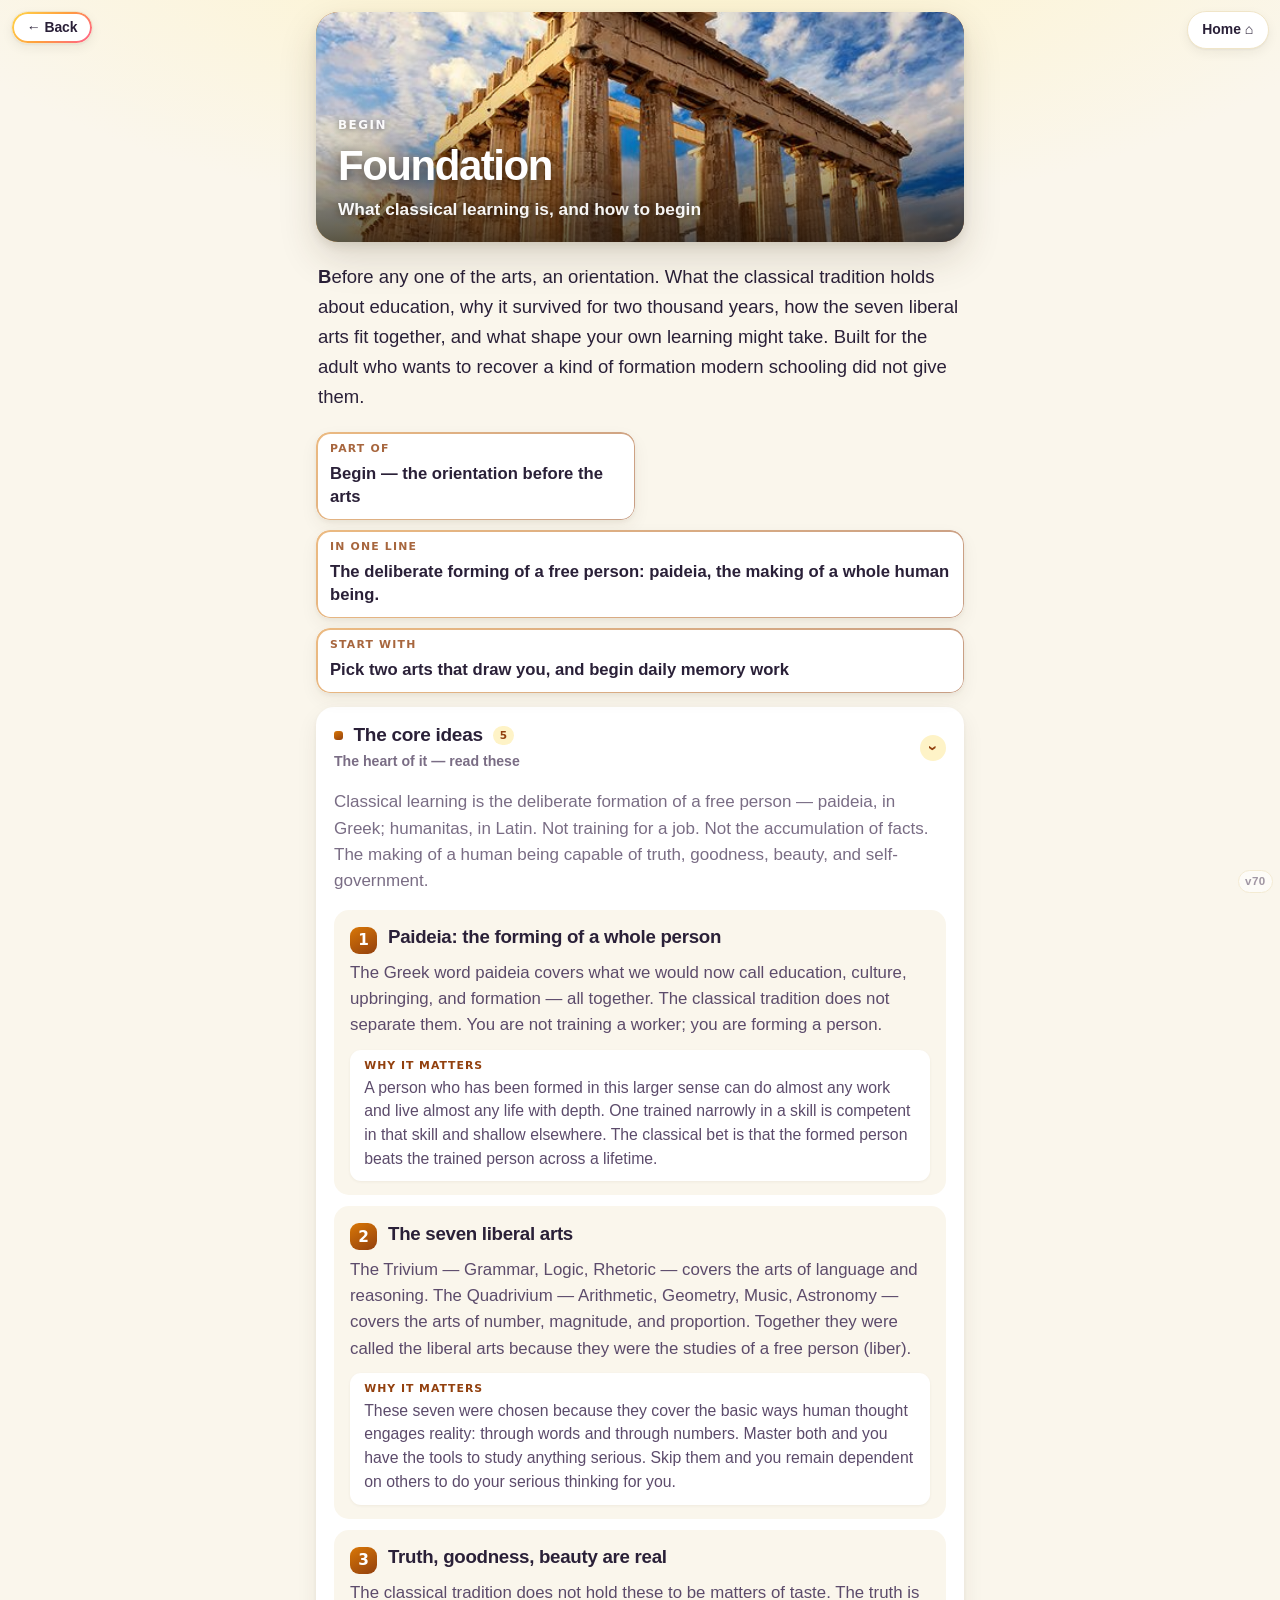
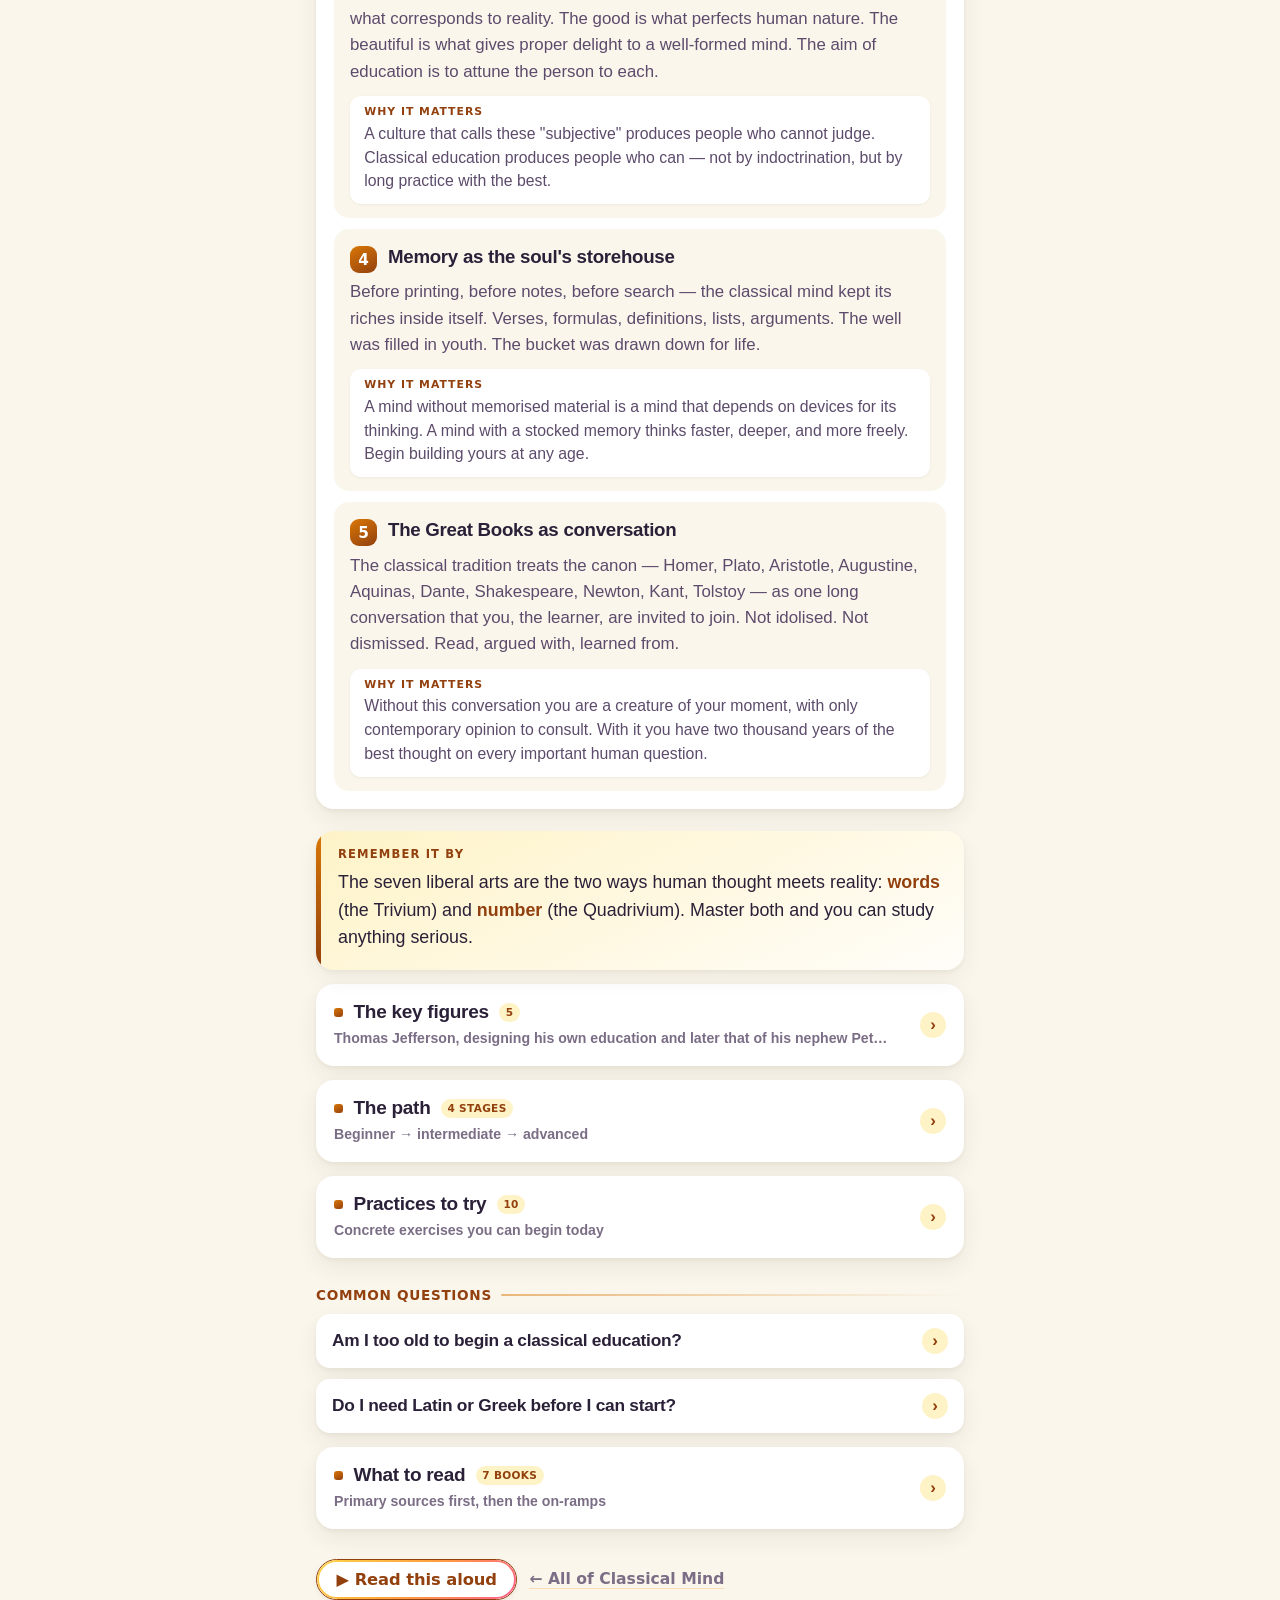
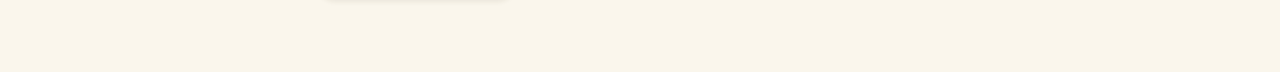
<file: art.html>
<!DOCTYPE html>
<html lang="en">
<head>
  <meta charset="UTF-8">
  <meta name="viewport" content="width=device-width, initial-scale=1.0, viewport-fit=cover">
  <meta name="apple-mobile-web-app-capable" content="yes">
  <meta name="apple-mobile-web-app-status-bar-style" content="black-translucent">
  <meta name="apple-mobile-web-app-title" content="Classical Mind">
  <meta name="theme-color" content="#FAF6EC">
  <title>Classical Mind</title>
  <link rel="manifest" href="manifest.json">
  <link rel="icon" type="image/png" href="icon-192.png">
  <link rel="apple-touch-icon" href="apple-touch-icon.png">
  <link rel="stylesheet" href="assets/style.css?v70">
  <!-- Theme, applied before first paint so a dark-mode load never flashes
       white. The choice lives in localStorage and is set ONLY by the logo
       toggle in the top-left of the home page.

       The strip behind the clock is painted by the page itself — see "THE
       STATUS-BAR STRIP" in style.css. iOS is not involved: it reads
       status-bar-style and theme-color from the STATIC metas at load and
       ignores any change made from script (tested — v66 changed theme-color
       per theme and the strip never moved; v68 relaxed status-bar-style to
       `default` for light and a fresh reinstall still showed our band). So the
       only thing this script does for the strip is keep theme-color roughly
       honest for Android and Safari. -->
  <script>
    (function () {
      var d = document.documentElement, dark = false;
      try { dark = localStorage.getItem('classicalmind.theme') === 'dark'; } catch (e) {}
      d.setAttribute('data-theme', dark ? 'dark' : 'light');
      var tc = document.querySelector('meta[name="theme-color"]');
      if (tc) tc.setAttribute('content', dark ? '#17141F' : '#FAF6EC');
    })();
  </script>
  <style>
    /* --dk-card exists only in dark mode, so light keeps its exact
       original off-white and dark gets the night card surface. */
    [data-theme="dark"] body{ --dk-card:var(--paper-card); }
    /* ============================================================
       One-page topic template. Everything about a School or an Art
       on a single scrolling page — but broken into drop-down
       sections so it reads as a set of small, separate, tappable
       pieces rather than one long passage. You land on the gist,
       the at-a-glance strip and the core ideas (open); everything
       below is collapsed, each with its own look and a count that
       invites the tap. Colour is a soft accent on a warm light
       ground, never a heavy slab. Family gradient-outline kept.
       ============================================================ */
    .op-main{ max-width:680px; margin:0 auto; padding:0 16px 72px; }
    .op-outline{ position:relative; }
    .op-outline::before{ content:""; position:absolute; inset:0; border-radius:inherit; padding:1.5px;
      background:linear-gradient(135deg,var(--m-color),var(--m-deep)); opacity:.5;
      -webkit-mask:linear-gradient(#000 0 0) content-box,linear-gradient(#000 0 0); -webkit-mask-composite:xor; mask-composite:exclude; pointer-events:none; }

    /* Hero — a cover image with the title resting on it, magazine-style */
    .op-hero{ position:relative; border-radius:22px; overflow:hidden; margin:12px 0 0; min-height:230px;
      display:flex; flex-direction:column; justify-content:flex-end;
      background:linear-gradient(150deg,var(--m-color),var(--m-deep));
      box-shadow:0 4px 10px rgba(60,45,20,.10),0 16px 38px rgba(60,45,20,.16); }
    .op-hero-img{ position:absolute; inset:0; width:100%; height:100%; object-fit:cover; }
    .op-hero::after{ content:""; position:absolute; inset:0;
      background:linear-gradient(180deg,rgba(0,0,0,0) 30%,rgba(15,10,5,.14) 55%,rgba(15,10,5,.68) 100%); }
    .op-hero-txt{ position:relative; z-index:2; padding:20px 22px 20px; }
    .op-eyebrow{ font:800 .7rem/1 -apple-system,system-ui,sans-serif; letter-spacing:.13em; text-transform:uppercase; color:#fff; opacity:.92;
      text-shadow:0 1px 6px rgba(0,0,0,.5); }
    .op-hero h1{ margin:.32em 0 0; font-weight:800; font-size:clamp(30px,8vw,42px); letter-spacing:-.035em; line-height:1; color:#fff;
      text-shadow:0 2px 12px rgba(0,0,0,.5); }
    .op-hero .op-tagline{ margin:.5em 0 0; font-weight:700; font-size:1.02em; color:#fff; opacity:.95; text-shadow:0 1px 8px rgba(0,0,0,.5); }

    /* The gist — the first thing you read, sets the whole picture */
    .op-gist{ font-size:1.09em; line-height:1.62; color:var(--ink,#2A2038); margin:20px 2px 0; }
    .op-gist::first-letter{ font-weight:800; }

    /* At a glance — scannable chips: when, where, who, the one idea */
    .op-glance{ display:grid; grid-template-columns:1fr 1fr; gap:10px; margin:20px 0 4px; }
    .op-glance.one{ grid-template-columns:1fr; }
    .op-gcard{ background:var(--paper-card); border-radius:14px; padding:12px 14px; box-shadow:0 2px 4px rgba(60,45,20,.05),0 7px 18px rgba(60,45,20,.06); }
    .op-gcard.wide{ grid-column:1 / -1; }
    .op-gk{ font:800 .64rem/1 -apple-system,system-ui,sans-serif; letter-spacing:.11em; text-transform:uppercase; color:var(--m-ink); opacity:.8; }
    .op-gv{ margin-top:.4em; font-size:.98em; line-height:1.4; font-weight:600; color:var(--ink,#2A2038); }

    /* ---- Section drop-downs — the backbone of the page ---- */
    .op-drop{ background:var(--paper-card); border-radius:18px; margin:14px 0 0; overflow:hidden;
      box-shadow:0 2px 4px rgba(60,45,20,.05),0 9px 22px rgba(60,45,20,.07); }
    .op-drop > summary{ list-style:none; cursor:pointer; padding:17px 18px; display:flex; align-items:center; gap:13px; -webkit-tap-highlight-color:transparent; }
    .op-drop > summary::-webkit-details-marker{ display:none; }
    .op-sum-tt{ flex:1; min-width:0; display:flex; flex-direction:column; }
    .op-sum-title{ display:flex; align-items:center; gap:.55em; font-weight:800; font-size:1.12em; letter-spacing:-.015em; color:var(--ink,#2A2038); line-height:1.2; }
    .op-sum-title::before{ content:""; flex:none; width:9px; height:9px; border-radius:3px; background:linear-gradient(150deg,var(--m-color),var(--m-deep)); }
    .op-count{ font:800 .62rem/1 -apple-system,system-ui,sans-serif; letter-spacing:.03em; text-transform:uppercase;
      color:var(--m-ink); background:var(--m-tint); padding:.42em .62em; border-radius:999px; }
    .op-sub{ font-weight:600; font-size:.83em; color:var(--ink-mute,#7a7488); margin-top:.28em; letter-spacing:0; }
    .op-chev{ margin-left:auto; flex:none; width:26px; height:26px; border-radius:50%; display:grid; place-items:center;
      color:var(--m-ink); background:var(--m-tint); font-weight:800; transition:transform .22s ease; }
    .op-drop[open] > summary .op-chev{ transform:rotate(90deg); }
    .op-drop-body{ padding:0 18px 18px; }
    .op-drop-body .op-intro{ margin:0 0 15px; }

    /* An intro line for a section */
    .op-intro{ font-size:1em; line-height:1.55; color:var(--ink-mute,#7a7488); }

    /* Core ideas — read them (open section). Numbered, with a why highlight */
    .op-idea{ background:var(--paper,#FAF6EC); border-radius:15px; padding:15px 16px 14px; margin:0 0 11px; }
    .op-idea:last-child{ margin-bottom:0; }
    .op-idea-top{ display:flex; align-items:baseline; gap:11px; }
    .op-idx{ flex:none; width:27px; height:27px; border-radius:9px; display:grid; place-items:center; transform:translateY(2px);
      font:800 .9em -apple-system,system-ui,sans-serif; color:#fff; background:linear-gradient(150deg,var(--m-color),var(--m-deep)); }
    .op-idea h3{ margin:0; font-weight:800; font-size:1.1em; letter-spacing:-.015em; line-height:1.24; color:var(--ink,#2A2038); }
    .op-idea p{ margin:.5em 0 0; font-size:.99em; line-height:1.56; color:var(--ink-soft,#4d4658); }
    .op-why{ margin:.7em 0 0; padding:.7em .9em; border-radius:11px; background:var(--paper-card); box-shadow:0 1px 3px rgba(60,45,20,.06);
      font-size:.93em; line-height:1.5; color:var(--ink-soft,#3f3a4c); }
    .op-why b{ font:800 .64rem/1 -apple-system,system-ui,sans-serif; letter-spacing:.09em; text-transform:uppercase; color:var(--m-ink); display:block; margin-bottom:.35em; }

    /* Remember it by — visible highlight that breaks the page in half */
    .op-remember{ position:relative; border-radius:18px; padding:18px 20px 18px 22px; margin:22px 0 6px; overflow:hidden;
      background:linear-gradient(155deg,var(--m-tint),var(--dk-card,#FFFDF9)); box-shadow:0 2px 4px rgba(60,45,20,.05),0 9px 22px rgba(60,45,20,.06); }
    .op-remember::after{ content:""; position:absolute; left:0; top:0; bottom:0; width:5px; background:linear-gradient(180deg,var(--m-color),var(--m-deep)); }
    .op-remember .op-rk{ font:800 .68rem/1 -apple-system,system-ui,sans-serif; letter-spacing:.1em; text-transform:uppercase; color:var(--m-ink); }
    .op-remember p{ margin:.5em 0 0; font-size:1.05em; line-height:1.55; color:var(--ink,#2A2038); }
    .op-remember p + p{ margin-top:.55em; font-size:.98em; color:var(--ink-soft,#4d4658); }
    .op-remember b{ color:var(--m-ink); }

    /* Key figures — compact people rows, ready to take a portrait later */
    .op-fig{ display:flex; gap:13px; align-items:flex-start; padding:13px 0; border-bottom:1px solid var(--rule,#EADFC6); }
    .op-fig:first-child{ padding-top:2px; }
    .op-fig:last-child{ border-bottom:0; padding-bottom:2px; }
    .op-fig-av{ flex:none; width:46px; height:46px; border-radius:13px; overflow:hidden; display:grid; place-items:center;
      font:800 1em Georgia,serif; color:#fff; background:linear-gradient(140deg,var(--m-color),var(--m-deep)); }
    .op-fig-av img{ width:100%; height:100%; object-fit:cover; }
    .op-fig-tt{ min-width:0; }
    .op-fig-name{ font-weight:800; font-size:1.01em; letter-spacing:-.01em; line-height:1.25; color:var(--ink,#2A2038); }
    .op-fig-what{ margin-top:.25em; font-size:.93em; line-height:1.5; color:var(--ink-soft,#4d4658); }

    /* Path stages — bullets, a change of texture from the cards */
    .op-stage{ margin:0 0 16px; }
    .op-stage:last-child{ margin-bottom:0; }
    .op-stage h4{ margin:0 0 .55em; font-weight:800; font-size:.72rem; letter-spacing:.09em; text-transform:uppercase; color:var(--m-ink); }
    .op-stage ul{ margin:0; padding-left:1.1em; list-style:none; }
    .op-stage li{ position:relative; font-size:.97em; line-height:1.55; color:var(--ink-soft,#4d4658); margin:0 0 .5em; padding-left:.2em; }
    .op-stage li::before{ content:""; position:absolute; left:-.85em; top:.62em; width:6px; height:6px; border-radius:50%; background:var(--m-color); }

    /* Practice items — name + body list with dividers */
    .op-prac{ padding:12px 0; border-bottom:1px solid var(--rule,#EADFC6); }
    .op-prac:first-child{ padding-top:2px; }
    .op-prac:last-child{ border-bottom:0; padding-bottom:2px; }
    .op-prac-name{ font-weight:800; font-size:1.01em; color:var(--ink,#2A2038); }
    .op-prac-body{ margin-top:.28em; font-size:.95em; line-height:1.55; color:var(--ink-soft,#4d4658); }

    /* FAQ — smaller nested accordions, a different rhythm again */
    .op-faq{ margin-top:11px; border-radius:14px; }
    .op-faq > summary{ padding:14px 16px; }
    .op-faq .op-sum-title{ font-size:1.02em; }
    .op-faq .op-sum-title::before{ display:none; }

    /* Reading — primary sources first, with a coloured tag */
    .op-book{ padding:14px 0; border-bottom:1px solid var(--rule,#EADFC6); }
    .op-book:first-child{ padding-top:2px; }
    .op-book:last-child{ border-bottom:0; padding-bottom:2px; }
    .op-book-title{ font-weight:800; font-size:1.03em; letter-spacing:-.01em; line-height:1.25; color:var(--ink,#2A2038); }
    .op-book-author{ margin-top:.15em; font-size:.9em; font-weight:600; color:var(--ink-mute,#7a7488); }
    .op-book-note{ margin:.5em 0 0; font-size:.93em; line-height:1.55; color:var(--ink-soft,#4d4658); }
    .op-tag{ display:inline-block; font:800 .58rem/1 -apple-system,system-ui,sans-serif; letter-spacing:.07em; text-transform:uppercase;
      padding:.35em .6em; border-radius:999px; margin-right:.5em; vertical-align:.08em; }
    .op-tag.primary{ color:#fff; background:linear-gradient(135deg,var(--m-color),var(--m-deep)); }
    .op-tag.onramp{ color:var(--m-ink); background:var(--m-tint); }

    /* Section label (used above the FAQ group) */
    .op-label{ font:800 .8rem/1.1 -apple-system,system-ui,sans-serif; letter-spacing:.05em; text-transform:uppercase;
      color:var(--m-ink); margin:30px 0 4px; display:flex; align-items:center; gap:.7em; }
    .op-label::after{ content:""; flex:1; height:2px; border-radius:2px; background:linear-gradient(90deg,color-mix(in srgb, var(--m-color) 50%, transparent),transparent); }

    /* Read aloud + back */
    .op-actions{ display:flex; align-items:center; gap:12px; margin:30px 0 0; flex-wrap:wrap; }
    .op-read{ display:inline-flex; align-items:center; gap:.5em; cursor:pointer; font:800 .96em -apple-system,system-ui,sans-serif;
      color:var(--m-ink); background:var(--paper-card); border:1.7px solid currentColor; padding:.62em 1.2em; border-radius:999px; box-shadow:0 2px 5px rgba(60,45,20,.08); }
    .op-back{ font:700 .92em -apple-system,system-ui,sans-serif; color:var(--ink-mute,#7a7488); text-decoration:none; }

    /* The bigger picture — a philosophy's own cosmos/worldview, in its own voice */
    .op-world p{ font-size:1.01em; line-height:1.64; color:var(--ink-soft,#4d4658); margin:0 0 .85em; }
    .op-world p:first-child{ margin-top:2px; }
    .op-world p:last-child{ margin-bottom:0; }
    .op-world p:first-child::first-letter{ font-weight:800; font-size:1.15em; color:var(--m-ink); }

    /* Interactive "test yourself" (reuses tryit data) */
    .tryit-q{ font-weight:700; color:var(--ink); font-size:1.02em; line-height:1.4; margin-bottom:12px; }
    .tryit-opts{ display:flex; flex-direction:column; gap:8px; }
    .tryit-opt{ text-align:left; cursor:pointer; background:var(--paper-card); border:1.5px solid var(--rule,#EADFC6); border-radius:12px; padding:11px 13px; font:600 .98em -apple-system,system-ui,sans-serif; color:var(--ink); }
    .tryit-opt.correct{ border-color:#1F8F5E; background:#E7F6EE; color:#13603f; font-weight:800; }
    .tryit-opt.wrong{ border-color:#D9534F; background:#FBEAEA; color:#a3312d; }
    .tryit-fb{ margin-top:11px; padding:11px 13px; border-radius:12px; background:var(--m-tint); color:var(--ink-soft); font-size:.93em; line-height:1.5; }
    .tryit-fb.ok{ background:#E7F6EE; }
    .tryit-card{ padding:12px 0; border-bottom:1px solid var(--rule,#EADFC6); }
    .tryit-card:first-child{ padding-top:2px; }
    .tryit-card:last-child{ border-bottom:0; }
    .tryit-hint{ font-size:.9em; color:var(--ink-mute); font-style:italic; margin-bottom:10px; }
    .tryit-reveal-btn, .tryit-mem-btn{ cursor:pointer; border:0; border-radius:999px; padding:.55em 1.1em; font:800 .88em -apple-system,system-ui,sans-serif; color:#fff; background:linear-gradient(135deg,var(--m-color),var(--m-deep)); }
    .tryit-reveal{ margin-top:11px; padding:11px 13px; border-radius:12px; background:var(--m-tint); color:var(--ink-soft); line-height:1.55; }
    .tryit-mem-label{ font:800 .7rem -apple-system,system-ui,sans-serif; letter-spacing:.08em; text-transform:uppercase; color:var(--m-ink); margin-bottom:8px; }
    .tryit-mem-text{ font-size:1.08em; line-height:1.5; color:var(--ink); transition:filter .2s ease; }
    .tryit-mem-text.blurred{ filter:blur(7px); user-select:none; }
    .tryit-mem-src{ margin-top:8px; font-weight:700; color:var(--m-ink); font-size:.9em; }
    .tryit-mem-btn{ margin-top:11px; }

    /* Watch — curated YouTube. Facade only: a thumbnail until tapped, then the
       real player is injected. Keeps the page fast and sets no cookies on load. */
    .op-vid{ position:relative; border-radius:16px; overflow:hidden; background:var(--paper-card);
      border:1.5px solid var(--rule,#EADFC6); margin:0 0 14px; }
    .op-vid:last-child{ margin-bottom:0; }
    .op-vid-play{ display:block; width:100%; padding:0; border:0; background:#0d0b12; cursor:pointer;
      position:relative; aspect-ratio:16/9; line-height:0; }
    .op-vid-play img{ width:100%; height:100%; object-fit:cover; opacity:.92; transition:opacity .25s ease, transform .35s cubic-bezier(0.34,1.56,0.64,1); }
    .op-vid-play:hover img{ opacity:1; transform:scale(1.03); }
    .op-vid-btn{ position:absolute; inset:0; margin:auto; width:64px; height:64px; border-radius:50%;
      background:linear-gradient(135deg,var(--m-color),var(--m-deep)); box-shadow:0 6px 20px rgba(0,0,0,.35);
      display:flex; align-items:center; justify-content:center; transition:transform .3s cubic-bezier(0.34,1.56,0.64,1); }
    .op-vid-play:hover .op-vid-btn{ transform:scale(1.1); }
    .op-vid-btn::after{ content:""; width:0; height:0; margin-left:5px;
      border-left:19px solid #fff; border-top:12px solid transparent; border-bottom:12px solid transparent; }
    .op-vid-len{ position:absolute; right:9px; bottom:9px; background:rgba(12,10,18,.82); color:#fff;
      font:800 .78rem/1 -apple-system,system-ui,sans-serif; padding:5px 8px; border-radius:7px; letter-spacing:.02em; }
    .op-vid iframe{ display:block; width:100%; aspect-ratio:16/9; border:0; }
    .op-vid-tt{ padding:13px 15px 14px; }
    .op-vid-name{ font:800 1.02em/1.32 -apple-system,system-ui,sans-serif; color:var(--ink,#2A2038); letter-spacing:-.01em; }
    .op-vid-meta{ margin-top:5px; font:700 .84em -apple-system,system-ui,sans-serif; color:var(--m-ink); }
    .op-vid-meta .op-vid-views{ color:var(--ink-mute,#7a7488); font-weight:600; }
    .op-vid-why{ margin:9px 0 0; font-size:.95em; line-height:1.55; color:var(--ink-soft,#4d4658); }
    .op-vid-note{ margin-top:10px; padding:9px 11px; border-radius:10px; background:var(--m-tint);
      font-size:.87em; line-height:1.5; color:var(--ink-soft,#4d4658); }
    .op-vid-note b{ color:var(--m-ink); }
    .op-vid-out{ display:inline-block; margin-top:10px; font:700 .86em -apple-system,system-ui,sans-serif;
      color:var(--ink-mute,#7a7488); text-decoration:none; }
  </style>
</head>
<body class="method-page">
  <main id="root" class="op-main"></main>

  <script src="assets/arts-data.js"></script>
  <script src="assets/schools-data.js"></script>
  <script src="assets/videos-data.js"></script>
  <script src="assets/tryit-data.js"></script>
  <script src="assets/reader.js"></script>
  <script src="assets/app.js"></script>
  <script>
    function esc(s){ return String(s == null ? '' : s).replace(/[&<>"]/g, c => ({'&':'&amp;','<':'&lt;','>':'&gt;','"':'&quot;'}[c])); }
    // 11553159 -> "11.6M". Real recorded counts, refreshed by scripts/check-videos.mjs.
    function fmtViews(n){
      n = Number(n) || 0;
      if (n >= 1e6) return (n / 1e6).toFixed(n >= 1e7 ? 0 : 1).replace(/\.0$/, '') + 'M';
      if (n >= 1e3) return Math.round(n / 1e3) + 'K';
      return String(n);
    }

    function initials(name){ return String(name).replace(/\(.*?\)/g,'').trim().split(/\s+/).filter(Boolean).map(w=>w[0]).join('').slice(0,2).toUpperCase(); }

    // A section drop-down: header with a count, a one-line teaser, and a body.
    function drop(opts){
      const count = (opts.count != null && opts.count !== '') ? `<span class="op-count">${esc(opts.count)}</span>` : '';
      const sub = opts.sub ? `<span class="op-sub">${esc(opts.sub)}</span>` : '';
      return `<details class="op-drop"${opts.open ? ' open' : ''}${opts.id ? ` id="${opts.id}"` : ''}>
          <summary><span class="op-sum-tt"><span class="op-sum-title">${esc(opts.title)}${count}</span>${sub}</span><span class="op-chev">›</span></summary>
          <div class="op-drop-body">${opts.body}</div>
        </details>`;
    }

    const id = new URLSearchParams(location.search).get('id') || 'foundation';
    const a = window.ART_BY_ID(id);
    const root = document.getElementById('root');

    if (a && window.TRYIT && window.TRYIT[id]) a.tryit = window.TRYIT[id];

    if (!a) {
      root.innerHTML = '<h1>Not found</h1><p><a href="index.html">← Home</a></p>';
    } else {
      document.title = 'Classical Mind — ' + a.name;
      const de = document.documentElement;
      de.style.setProperty('--m-color', a.color);
      de.style.setProperty('--m-deep', a.colorDeep);
      de.style.setProperty('--m-soft', a.colorSoft);
      // The status-bar colour is owned by the boot script in <head> and holds
      // two values only, light and dark. Pages used to repaint it with the
      // topic's own accent here, which is why the strip was a different
      // colour on every page and never followed the theme.
      render(a);
    }

    function render(a){
      const S = a.sections || {};
      const whatItIs = S['what-it-is'], path = S['the-path'], practice = S['practice'], reading = S['reading'], masters = S['masters'];

      // ---- At a glance (open) ----
      let glance = a.glance;
      if (!glance || !glance.length) {
        glance = [{ k: 'Tradition', v: a.group }];
        if (a.short) glance.push({ k: 'In a phrase', v: a.short });
      }
      const glanceHtml = `
        <div class="op-glance ${glance.length === 1 ? 'one' : ''}">
          ${glance.map((g, i) => `<div class="op-gcard op-outline ${g.wide || (glance.length % 2 === 1 && i === glance.length - 1) ? 'wide' : ''}">
              <div class="op-gk">${esc(g.k)}</div><div class="op-gv">${esc(g.v)}</div>
            </div>`).join('')}
        </div>`;

      // ---- Core ideas (open drop-down — you land on substance) ----
      const ideasHtml = whatItIs ? drop({
        id: 'what-it-is', open: true, title: 'The core ideas', count: whatItIs.principles.length,
        sub: 'The heart of it — read these',
        body: `${whatItIs.intro ? `<p class="op-intro">${esc(whatItIs.intro)}</p>` : ''}
          ${whatItIs.principles.map((p, i) => `
            <div class="op-idea">
              <div class="op-idea-top"><div class="op-idx">${i + 1}</div><h3>${esc(p.name)}</h3></div>
              <p>${esc(p.body)}</p>
              ${p.why ? `<div class="op-why"><b>Why it matters</b>${esc(p.why)}</div>` : ''}
            </div>`).join('')}`
      }) : '';

      // ---- The bigger picture (a.worldview) — the philosophy's own cosmos/metaphysics,
      //      presented on its own terms, never framed against. {title?, sub?, body:str|str[]} ----
      const worldviewHtml = a.worldview ? drop({
        id: 'worldview',
        title: a.worldview.title || 'The bigger picture',
        sub: a.worldview.sub || 'How this philosophy sees the whole',
        body: `<div class="op-world">${(Array.isArray(a.worldview.body) ? a.worldview.body : String(a.worldview.body).split('\n\n')).map(x => `<p>${esc(x)}</p>`).join('')}</div>`
      }) : '';

      // ---- Remember it by (visible highlight) ----
      const rememberHtml = a.remember ? `
        <div class="op-remember">
          <div class="op-rk">Remember it by</div>
          ${(Array.isArray(a.remember) ? a.remember : [a.remember]).map(x => `<p>${x}</p>`).join('')}
        </div>` : '';

      // ---- Key figures (collapsed) ----
      const figuresHtml = masters ? drop({
        id: 'masters', title: 'The key figures', count: masters.figures.length,
        sub: masters.intro ? masters.intro.replace(/\s+/g, ' ').slice(0, 78).trim() + '…' : 'Who carried it',
        body: `${masters.intro ? `<p class="op-intro">${esc(masters.intro)}</p>` : ''}
          ${masters.figures.map(f => `
            <div class="op-fig">
              <div class="op-fig-av">${f.image ? `<img src="${esc(f.image)}" alt="" onerror="this.replaceWith(document.createTextNode('${esc(initials(f.name))}'))">` : esc(initials(f.name))}</div>
              <div class="op-fig-tt"><div class="op-fig-name">${esc(f.name)}</div><div class="op-fig-what">${esc(f.what)}</div></div>
            </div>`).join('')}`
      }) : '';

      // ---- The path (collapsed) ----
      const pathHtml = path ? drop({
        id: 'the-path', title: 'The path', count: (path.levels && path.levels.length) ? path.levels.length + ' stages' : '',
        sub: 'Beginner → intermediate → advanced',
        body: `${path.intro ? `<p class="op-intro">${esc(path.intro)}</p>` : ''}
          ${path.levels.map(l => `<div class="op-stage"><h4>${esc(l.stage)}</h4><ul>${l.items.map(it => `<li>${esc(it)}</li>`).join('')}</ul></div>`).join('')}`
      }) : '';

      // ---- Practices (collapsed) ----
      const practiceHtml = practice ? drop({
        id: 'practice', title: 'Practices to try', count: practice.items.length,
        sub: 'Concrete exercises you can begin today',
        body: `${practice.intro ? `<p class="op-intro">${esc(practice.intro)}</p>` : ''}
          ${practice.items.map(it => `<div class="op-prac"><div class="op-prac-name">${esc(it.name)}</div><div class="op-prac-body">${esc(it.body)}</div></div>`).join('')}`
      }) : '';

      // ---- FAQ (small nested accordions under a label) ----
      const faqHtml = (a.faq && a.faq.length) ? `
        <div class="op-label">Common questions</div>
        ${a.faq.map(f => `
          <details class="op-drop op-faq">
            <summary><span class="op-sum-tt"><span class="op-sum-title">${esc(f.q)}</span></span><span class="op-chev">›</span></summary>
            <div class="op-drop-body"><p class="op-prac-body" style="font-size:1em">${esc(f.a)}</p></div>
          </details>`).join('')}` : '';

      // ---- Reading (collapsed) ----
      const readingHtml = reading ? drop({
        id: 'reading', title: 'What to read', count: (reading.books && reading.books.length) ? reading.books.length + ' books' : '',
        sub: 'Primary sources first, then the on-ramps',
        body: `${reading.intro ? `<p class="op-intro">${esc(reading.intro)}</p>` : ''}
          ${reading.books.map(b => {
            const note = b.note || '';
            const m = note.match(/^(PRIMARY[\w-]*|ON-RAMP|PRIMARY-adjacent)\b[.,:]?\s*/i);
            let tag = '', rest = note;
            if (m) {
              const isRamp = /on-ramp/i.test(m[1]);
              tag = `<span class="op-tag ${isRamp ? 'onramp' : 'primary'}">${isRamp ? 'On-ramp' : 'Primary'}</span>`;
              rest = note.slice(m[0].length);
            }
            return `<div class="op-book"><div class="op-book-title">${esc(b.title)}</div><div class="op-book-author">${esc(b.author)}</div><div class="op-book-note">${tag}${esc(rest)}</div></div>`;
          }).join('')}`
      }) : '';

      // ---- Watch (collapsed) — curated YouTube for this topic. Facade cards:
      //      nothing loads from YouTube until the reader actually taps play. ----
      const vids = (window.VIDEOS && window.VIDEOS[a.id]) || null;
      const watchHtml = (vids && vids.items && vids.items.length) ? drop({
        id: 'watch', title: 'Watch', count: vids.items.length,
        sub: 'Hand-picked, from inside the tradition',
        body: `${vids.intro ? `<p class="op-intro">${esc(vids.intro)}</p>` : ''}
          ${vids.items.map(v => `
            <div class="op-vid">
              <button class="op-vid-play" data-vid="${esc(v.id)}" aria-label="Play: ${esc(v.title)}">
                <img src="https://i.ytimg.com/vi/${esc(v.id)}/maxresdefault.jpg" alt="" loading="lazy"
                     onerror="this.onerror=null;this.src='https://i.ytimg.com/vi/${esc(v.id)}/hqdefault.jpg'">
                <span class="op-vid-btn"></span>
                ${v.mins ? `<span class="op-vid-len">${esc(v.mins)}</span>` : ''}
              </button>
              <div class="op-vid-tt">
                <div class="op-vid-name">${esc(v.title)}</div>
                <div class="op-vid-meta">${esc(v.channel)}${v.views ? ` <span class="op-vid-views">· ${fmtViews(v.views)} views</span>` : ''}</div>
                ${v.why ? `<p class="op-vid-why">${esc(v.why)}</p>` : ''}
                ${v.note ? `<div class="op-vid-note"><b>Worth knowing:</b> ${esc(v.note)}</div>` : ''}
                <a class="op-vid-out" href="https://www.youtube.com/watch?v=${esc(v.id)}" target="_blank" rel="noopener">Watch on YouTube ↗</a>
              </div>
            </div>`).join('')}`
      }) : '';

      // ---- Test yourself (collapsed, interactive) ----
      const tryitHtml = a.tryit ? drop({
        id: 'tryit-drop', title: 'Test yourself', count: (a.tryit.exercises && a.tryit.exercises.length) || '',
        sub: 'A few exercises to see what stuck',
        body: `<div id="tryit-body"></div>`
      }) : '';

      root.innerHTML = `
        <header class="op-hero op-outline">
          ${a.image ? `<img class="op-hero-img" src="${esc(a.image)}" alt="" onerror="this.remove()">` : ''}
          <div class="op-hero-txt">
            <div class="op-eyebrow">${esc(a.group)}</div>
            <h1>${esc(a.name)}</h1>
            ${a.tagline ? `<div class="op-tagline">${esc(a.tagline)}</div>` : ''}
          </div>
        </header>

        ${a.blurb ? `<p class="op-gist">${esc(a.blurb)}</p>` : ''}
        ${glanceHtml}
        ${ideasHtml}
        ${worldviewHtml}
        ${rememberHtml}
        ${figuresHtml}
        ${pathHtml}
        ${practiceHtml}
        ${faqHtml}
        ${watchHtml}
        ${readingHtml}
        ${tryitHtml}

        <div class="op-actions">
          <button class="op-read" id="op-read-btn">▶ Read this aloud</button>
          <a class="op-back" href="index.html">← All of Classical Mind</a>
        </div>
      `;

      // Play a video: only now does anything load from YouTube. nocookie domain,
      // autoplay because the tap is the user gesture iOS requires.
      root.querySelectorAll('.op-vid-play').forEach(btn => {
        btn.addEventListener('click', () => {
          const f = document.createElement('iframe');
          f.src = 'https://www.youtube-nocookie.com/embed/' + btn.dataset.vid + '?autoplay=1&rel=0&modestbranding=1';
          f.title = btn.getAttribute('aria-label') || 'Video';
          f.allow = 'accelerometer; autoplay; clipboard-write; encrypted-media; gyroscope; picture-in-picture; web-share';
          f.allowFullscreen = true;
          btn.replaceWith(f);
        });
      });

      // Read aloud
      const rb = document.getElementById('op-read-btn');
      if (rb) rb.addEventListener('click', () => {
        if (window.Reader && window.Reader.speaking) { window.Reader.stop(); rb.textContent = '▶ Read this aloud'; }
        else if (window.Reader) { window.Reader.readElement(root); rb.textContent = '⏹ Stop'; }
      });

      // Interactive tryit, mounted into its drop-down
      if (a.tryit) mountTryIt(a.tryit);

      // Deep-link: ?s=KEY opens that section and scrolls to it
      const sub = new URLSearchParams(location.search).get('s');
      if (sub) {
        const target = document.getElementById(sub);
        if (target) {
          if (target.tagName === 'DETAILS') target.open = true;
          setTimeout(() => target.scrollIntoView({ behavior: 'smooth', block: 'start' }), 60);
        }
      }
    }

    // ---- tryit rendering + wiring (reused, mounted inline) ----
    function mountTryIt(s){
      const host = document.getElementById('tryit-body');
      if (!host) return;
      const cards = s.exercises.map((ex, i) => {
        if (ex.type === 'choice') {
          const opts = ex.options.map((o, j) => `<button class="tryit-opt" data-i="${j}">${esc(o)}</button>`).join('');
          return `<div class="tryit-card" data-ex="${i}" data-answer="${ex.answer}"><div class="tryit-q">${esc(ex.q)}</div><div class="tryit-opts">${opts}</div><div class="tryit-fb" hidden></div></div>`;
        }
        if (ex.type === 'reveal') {
          return `<div class="tryit-card"><div class="tryit-q">${esc(ex.q)}</div>${ex.hint ? `<div class="tryit-hint">${esc(ex.hint)}</div>` : ''}<button class="tryit-reveal-btn" data-ex="${i}">Show a model answer</button><div class="tryit-reveal" id="rev-${i}" hidden>${esc(ex.reveal)}</div></div>`;
        }
        if (ex.type === 'memorise') {
          return `<div class="tryit-card"><div class="tryit-mem-label">Learn this by heart</div><div class="tryit-mem-text" id="mem-${i}">${esc(ex.text)}</div><div class="tryit-mem-src">— ${esc(ex.source)}</div><button class="tryit-mem-btn" data-ex="${i}">Hide &amp; recall</button></div>`;
        }
        return '';
      }).join('');
      host.innerHTML = `${s.intro ? `<p class="op-intro">${esc(s.intro)}</p>` : ''}${cards}`;
      host.addEventListener('click', (e) => {
        const opt = e.target.closest('.tryit-opt');
        if (opt) {
          const card = opt.closest('.tryit-card');
          if (card.dataset.done) return;
          card.dataset.done = '1';
          const answer = +card.dataset.answer, chosen = +opt.dataset.i, ex = s.exercises[+card.dataset.ex];
          [...card.querySelectorAll('.tryit-opt')].forEach((b, j) => { b.disabled = true; if (j === answer) b.classList.add('correct'); else if (j === chosen) b.classList.add('wrong'); });
          const fb = card.querySelector('.tryit-fb'); fb.hidden = false; fb.classList.toggle('ok', chosen === answer);
          fb.innerHTML = `<b>${chosen === answer ? '✓ Correct.' : '✗ Not quite.'}</b> ${esc(ex.explain)}`;
          return;
        }
        const rev = e.target.closest('.tryit-reveal-btn');
        if (rev) { const r = host.querySelector('#rev-' + rev.dataset.ex); if (r) r.hidden = false; rev.hidden = true; return; }
        const mem = e.target.closest('.tryit-mem-btn');
        if (mem) { const t = host.querySelector('#mem-' + mem.dataset.ex); const hidden = t.classList.toggle('blurred'); mem.textContent = hidden ? 'Reveal' : 'Hide & recall'; }
      });
    }

    if ('serviceWorker' in navigator) {
      window.addEventListener('load', () => navigator.serviceWorker.register('./sw.js').catch(() => {}));
    }
  </script>
</body>
</html>
</file>
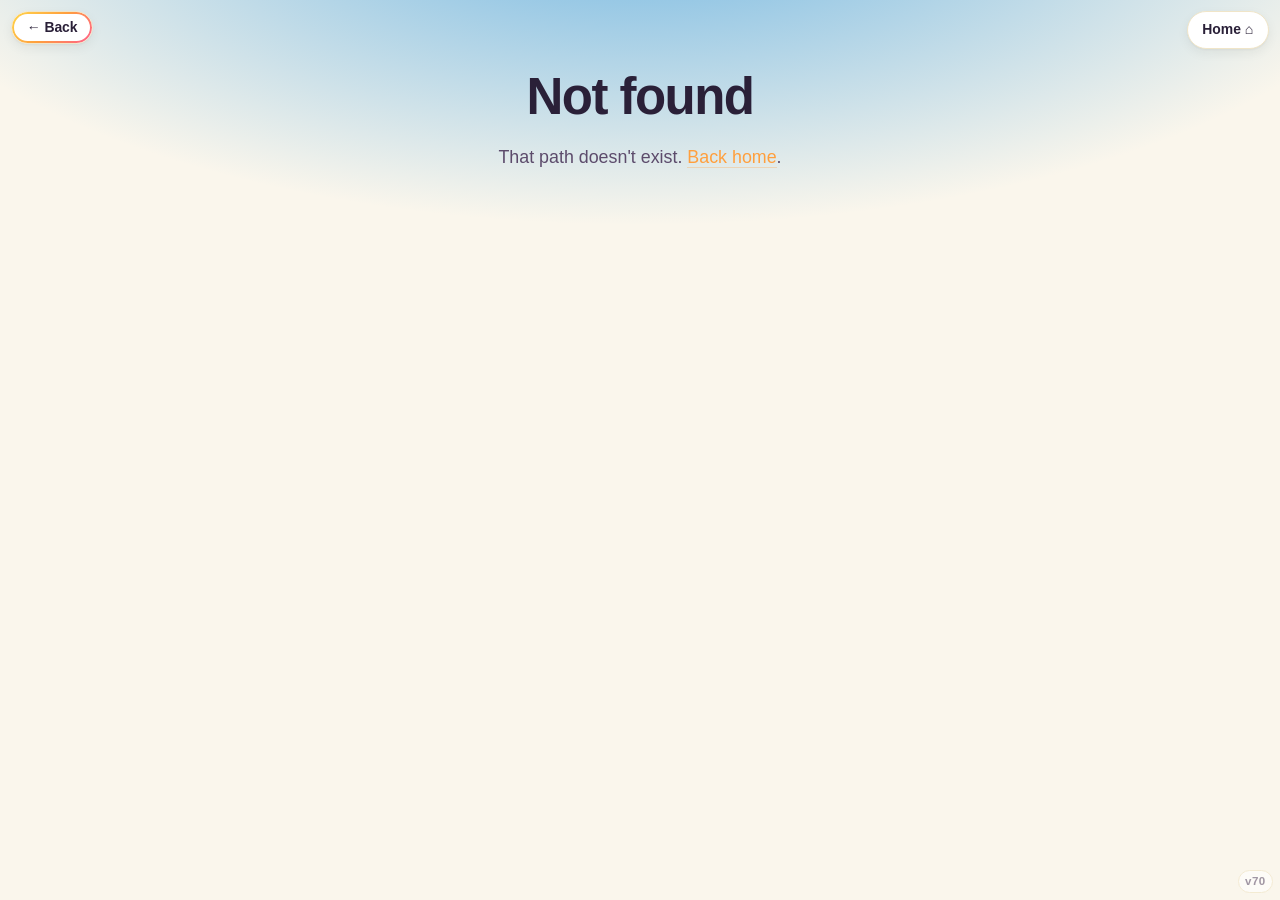
<file: category.html>
<!DOCTYPE html>
<html lang="en">
<head>
  <meta charset="UTF-8">
  <meta name="viewport" content="width=device-width, initial-scale=1.0, viewport-fit=cover">
  <meta name="apple-mobile-web-app-capable" content="yes">
  <meta name="apple-mobile-web-app-status-bar-style" content="black-translucent">
  <meta name="apple-mobile-web-app-title" content="Classical Mind">
  <meta name="theme-color" content="#FAF6EC">
  <title>Classical Mind</title>
  <link rel="manifest" href="manifest.json">
  <link rel="icon" type="image/png" href="icon-192.png">
  <link rel="apple-touch-icon" href="apple-touch-icon.png">
  <link rel="stylesheet" href="assets/style.css?v70">
  <!-- Theme, applied before first paint so a dark-mode load never flashes
       white. The choice lives in localStorage and is set ONLY by the logo
       toggle in the top-left of the home page.

       The strip behind the clock is painted by the page itself — see "THE
       STATUS-BAR STRIP" in style.css. iOS is not involved: it reads
       status-bar-style and theme-color from the STATIC metas at load and
       ignores any change made from script (tested — v66 changed theme-color
       per theme and the strip never moved; v68 relaxed status-bar-style to
       `default` for light and a fresh reinstall still showed our band). So the
       only thing this script does for the strip is keep theme-color roughly
       honest for Android and Safari. -->
  <script>
    (function () {
      var d = document.documentElement, dark = false;
      try { dark = localStorage.getItem('classicalmind.theme') === 'dark'; } catch (e) {}
      d.setAttribute('data-theme', dark ? 'dark' : 'light');
      var tc = document.querySelector('meta[name="theme-color"]');
      if (tc) tc.setAttribute('content', dark ? '#17141F' : '#FAF6EC');
    })();
  </script>
</head>
<body class="method-page">
  <main id="root" class="method-main"></main>

  <script src="assets/arts-data.js"></script>
  <script src="assets/schools-data.js"></script>
  <script src="assets/app.js"></script>
  <script>
    const META = {
      schools: {
        eyebrow: 'The examined life',
        name: 'Schools of Thought',
        tagline: 'Whole ways of seeing the world and living well',
        blurb: 'Where the liberal arts train the mind, the schools of thought form the whole person — each a complete answer to how a human being should live. Stoicism, Platonism, Aristotelianism, Epicureanism, Cynicism, and Confucianism are gathered here, each presented on its own terms, in its own voice. Read them not to pick a side, but to think alongside the people who thought longest and hardest about the questions that never go away.',
        group: 'Schools of Thought', color: '#4F6D7A', colorDeep: '#2F4550'
      },
      trivium: {
        eyebrow: 'The Liberal Arts',
        name: 'The Trivium',
        tagline: 'The three arts of language and reasoning',
        blurb: 'The Trivium — Grammar, Logic, and Rhetoric — is the classical education in words. First you learn to read and know a language exactly (Grammar); then to reason and judge what is true (Logic); then to say it well and move others (Rhetoric). Master the three and you can take in any serious text, think it through, and give it back rightly.',
        group: 'Trivium', color: '#2F9E77', colorDeep: '#1F6B52'
      },
      quadrivium: {
        eyebrow: 'The Liberal Arts',
        name: 'The Quadrivium',
        tagline: 'The four arts of number, magnitude, and proportion',
        blurb: 'The Quadrivium — Arithmetic, Geometry, Music, and Astronomy — is the classical education in number. Arithmetic is number in itself; Geometry, number in space; Music, number in time; Astronomy, number in motion. Together they train the mind to see the order beneath appearances, and were held to prepare the soul for the highest study of all.',
        group: 'Quadrivium', color: '#3F72B8', colorDeep: '#294E85'
      }
    };

    const params = new URLSearchParams(location.search);
    const id = params.get('id');
    const m = META[id];
    const root = document.getElementById('root');

    function esc(s){ return String(s == null ? '' : s).replace(/[&<>"]/g, c => ({'&':'&amp;','<':'&lt;','>':'&gt;','"':'&quot;'}[c])); }

    if (!m) {
      root.innerHTML = '<header class="method-hero"><h1>Not found</h1><p class="method-blurb">That path doesn\'t exist. <a href="index.html">Back home</a>.</p></header>';
    } else {
      document.title = m.name + ' — Classical Mind';
      // The status-bar colour is owned by the boot script in <head> and holds
      // two values only, light and dark. Pages used to repaint it with the
      // topic's own accent here, which is why the strip was a different
      // colour on every page and never followed the theme.
      const arts = (window.ARTS || []).filter(a => a.group === m.group);

      const tiles = arts.map(a => `
        <a href="art.html?id=${a.id}" class="rtile" style="--c:${a.color};--cd:${a.colorDeep};">
          <span class="rtile-photo">${a.image ? `<img src="${esc(a.image)}" alt="" loading="lazy" onerror="this.remove()">` : ''}</span>
          <span class="rtile-body">
            <span class="rtile-name">${esc(a.name)}</span>
            <span class="rtile-tagline">${esc(a.tagline)}</span>
            ${a.short ? `<span class="rtile-count">${esc(a.short)}</span>` : ''}
          </span>
          <span class="rtile-chev" aria-hidden="true">→</span>
        </a>`).join('');

      root.innerHTML = `
        <header class="method-hero" style="--m-color:${m.color};--m-deep:${m.colorDeep};">
          <div class="method-hero-eyebrow">${esc(m.eyebrow)}</div>
          <h1>${esc(m.name)}</h1>
          <p class="method-tagline">${esc(m.tagline)}</p>
          <p class="method-blurb">${esc(m.blurb)}</p>
        </header>
        <section class="tile-section" style="margin-top:6px;">
          <div class="rtile-list">${tiles}</div>
        </section>`;
    }
  </script>
</body>
</html>
</file>
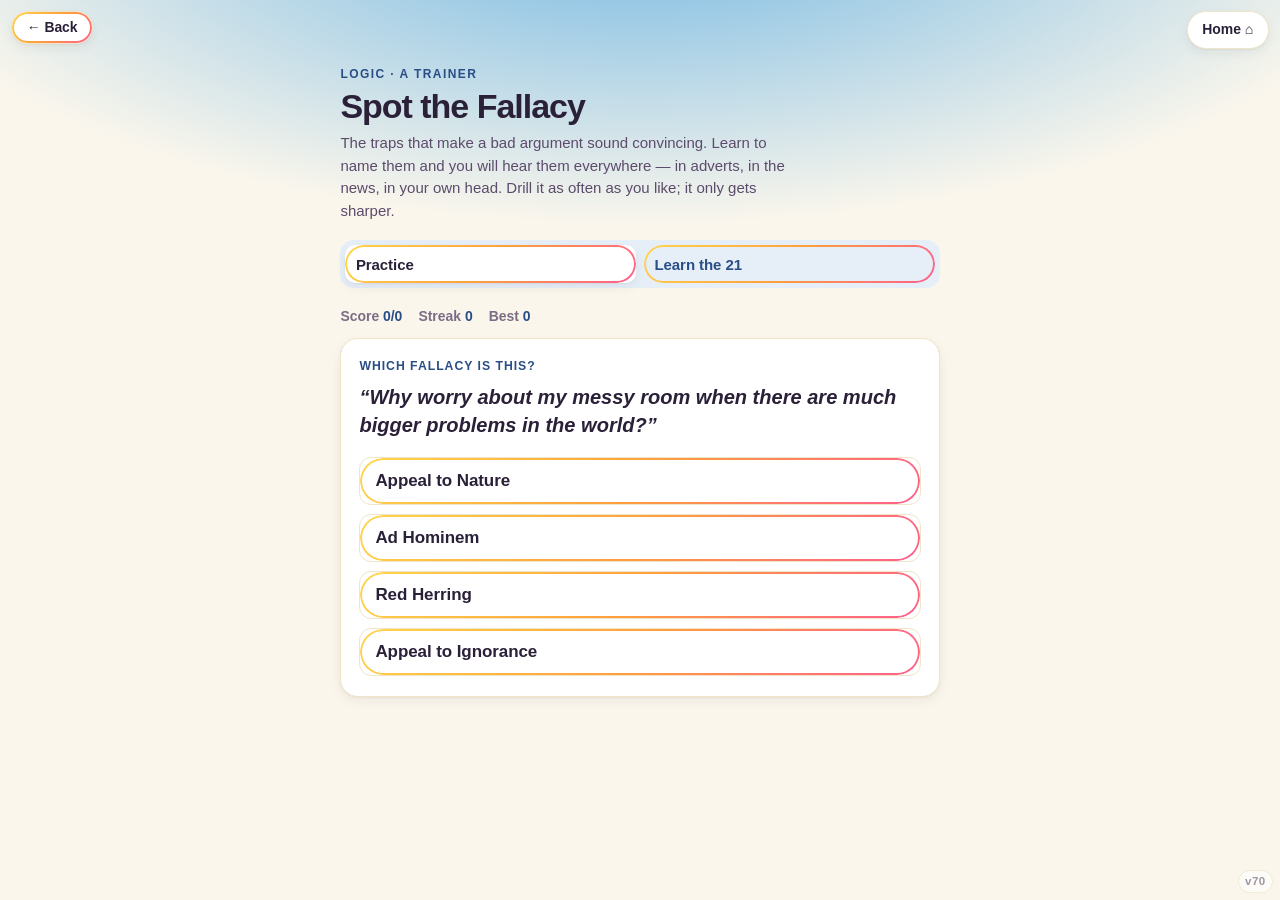
<file: fallacies.html>
<!DOCTYPE html>
<html lang="en">
<head>
  <meta charset="UTF-8">
  <meta name="viewport" content="width=device-width, initial-scale=1.0, viewport-fit=cover">
  <meta name="apple-mobile-web-app-capable" content="yes">
  <meta name="apple-mobile-web-app-status-bar-style" content="black-translucent">
  <meta name="apple-mobile-web-app-title" content="Classical Mind">
  <meta name="theme-color" content="#FAF6EC">
  <title>Spot the Fallacy — Classical Mind</title>
  <link rel="manifest" href="manifest.json">
  <link rel="icon" type="image/png" href="icon-192.png">
  <link rel="apple-touch-icon" href="apple-touch-icon.png">
  <link rel="stylesheet" href="assets/style.css?v70">
  <!-- Theme, applied before first paint so a dark-mode load never flashes
       white. The choice lives in localStorage and is set ONLY by the logo
       toggle in the top-left of the home page.

       The strip behind the clock is painted by the page itself — see "THE
       STATUS-BAR STRIP" in style.css. iOS is not involved: it reads
       status-bar-style and theme-color from the STATIC metas at load and
       ignores any change made from script (tested — v66 changed theme-color
       per theme and the strip never moved; v68 relaxed status-bar-style to
       `default` for light and a fresh reinstall still showed our band). So the
       only thing this script does for the strip is keep theme-color roughly
       honest for Android and Safari. -->
  <script>
    (function () {
      var d = document.documentElement, dark = false;
      try { dark = localStorage.getItem('classicalmind.theme') === 'dark'; } catch (e) {}
      d.setAttribute('data-theme', dark ? 'dark' : 'light');
      var tc = document.querySelector('meta[name="theme-color"]');
      if (tc) tc.setAttribute('content', dark ? '#17141F' : '#FAF6EC');
    })();
  </script>
  <style>
    body{ --c:#3F6FB0; --cd:#294E85; --cs:#E6EEF8; }
    .fl-main{ max-width:640px; margin:0 auto; padding:4em 1.2em calc(40px + env(safe-area-inset-bottom)); }
    .fl-hero{ margin:0 0 18px; }
    .fl-hero .fl-eyebrow{ font:800 12px/1 var(--sans); letter-spacing:.12em; text-transform:uppercase; color:var(--c-ink); margin-bottom:9px; }
    .fl-hero h1{ font-weight:800; font-size:clamp(26px,6.5vw,34px); letter-spacing:-.03em; line-height:1.05; margin:0; color:var(--ink); }
    .fl-hero p{ margin:.5em 0 0; font-size:15px; line-height:1.5; color:var(--ink-soft); max-width:54ch; }

    .fl-tabs{ display:flex; gap:8px; margin:18px 0 20px; background:var(--c-tint); padding:5px; border-radius:14px; }
    .fl-tab{ flex:1; cursor:pointer; border:0; background:transparent; color:var(--c-ink); font:800 15px var(--sans); padding:.7em; border-radius:10px; transition:all .15s ease; }
    .fl-tab.active{ background:var(--paper-card); color:var(--ink); box-shadow:var(--shadow-sm); }

    /* Practice */
    .fl-score{ display:flex; gap:16px; margin:0 0 14px; font:800 .82em var(--sans); color:var(--ink-mute); }
    .fl-score b{ color:var(--c-ink); }
    .fl-qcard{ background:var(--paper-card); border:1.5px solid var(--rule); border-radius:18px; box-shadow:var(--shadow-sm); padding:20px 18px; }
    .fl-qlabel{ font:800 .72rem var(--sans); letter-spacing:.08em; text-transform:uppercase; color:var(--c-ink); margin-bottom:10px; }
    .fl-q{ font-size:1.18em; line-height:1.4; font-weight:700; color:var(--ink); font-style:italic; margin-bottom:18px; }
    .fl-opts{ display:flex; flex-direction:column; gap:9px; }
    .fl-opt{ text-align:left; cursor:pointer; background:var(--paper-card); border:1.5px solid var(--rule); border-radius:12px; padding:13px 15px; font:700 1em var(--sans); color:var(--ink); transition:border-color .12s ease, background .12s ease; }
    .fl-opt:hover:not(:disabled){ border-color:var(--c); }
    .fl-opt:disabled{ cursor:default; }
    .fl-opt.correct{ border-color:#1F8F5E; background:#E7F6EE; color:#13603f; }
    .fl-opt.wrong{ border-color:#D9534F; background:#FBEAEA; color:#a3312d; }
    .fl-fb{ margin-top:16px; padding:14px 15px; border-radius:13px; background:var(--c-tint); line-height:1.5; }
    .fl-fb-name{ font-weight:800; color:var(--ink); font-size:1.05em; }
    .fl-fb-def{ color:var(--ink-soft); font-size:.95em; margin-top:5px; }
    .fl-fb-why{ color:var(--ink-mute); font-size:.9em; margin-top:6px; font-style:italic; }
    .fl-next{ margin-top:16px; width:100%; cursor:pointer; border:0; color:#fff; font:800 16px var(--sans); background:linear-gradient(135deg,var(--c),var(--cd)); padding:.85em; border-radius:13px; box-shadow:0 4px 14px rgba(41,78,133,.3); }
    .fl-next:active{ transform:scale(.99); }

    /* Learn */
    .fl-learn{ display:flex; flex-direction:column; gap:.55em; }
    .fl-item{ background:var(--paper-card); border:1.5px solid var(--rule); border-radius:14px; overflow:hidden; }
    .fl-sum{ list-style:none; cursor:pointer; display:flex; align-items:baseline; gap:9px; padding:14px 16px; }
    .fl-sum::-webkit-details-marker{ display:none; }
    .fl-num{ font:800 .8em var(--sans); color:var(--ink-mute); opacity:.55; }
    .fl-name{ font-weight:800; font-size:1.05em; color:var(--ink); }
    .fl-aka{ font-size:.85em; color:var(--ink-mute); }
    .fl-chev{ margin-left:auto; opacity:.5; transition:transform .2s; }
    .fl-item[open] .fl-chev{ transform:rotate(180deg); }
    .fl-detail{ padding:0 16px 16px; }
    .fl-detail .d-def{ font-size:1em; color:var(--ink); line-height:1.5; }
    .fl-detail .d-why{ font-size:.92em; color:var(--ink-mute); font-style:italic; margin-top:7px; line-height:1.5; }
    .fl-detail .d-eg-label{ font:800 .68rem var(--sans); letter-spacing:.08em; text-transform:uppercase; color:var(--c-ink); margin:13px 0 6px; }
    .fl-detail .d-eg{ background:var(--c-tint); border-radius:10px; padding:9px 12px; font-size:.95em; font-style:italic; color:var(--ink-soft); line-height:1.4; margin-bottom:6px; }
  </style>
</head>
<body class="method-page">
  <main class="fl-main">
    <header class="fl-hero">
      <div class="fl-eyebrow">Logic · a trainer</div>
      <h1>Spot the Fallacy</h1>
      <p>The traps that make a bad argument sound convincing. Learn to name them and you will hear them everywhere — in adverts, in the news, in your own head. Drill it as often as you like; it only gets sharper.</p>
    </header>

    <div class="fl-tabs">
      <button class="fl-tab active" data-mode="practice">Practice</button>
      <button class="fl-tab" data-mode="learn">Learn the 21</button>
    </div>

    <section id="practice"></section>
    <section id="learn" hidden></section>
  </main>

  <script src="assets/fallacies-data.js"></script>
  <script src="assets/app.js"></script>
  <script>
    const F = window.FALLACIES || [];
    const byId = {}; F.forEach(f => byId[f.id] = f);
    const el = id => document.getElementById(id);
    const esc = s => String(s == null ? '' : s).replace(/[&<>"]/g, c => ({'&':'&amp;','<':'&lt;','>':'&gt;','"':'&quot;'}[c]));
    const rnd = n => Math.floor(Math.random() * n);
    function shuffle(a){ a = a.slice(); for (let i = a.length - 1; i > 0; i--){ const j = rnd(i + 1); [a[i], a[j]] = [a[j], a[i]]; } return a; }

    // ---- Practice quiz ----
    // Question pool: every example is a question whose answer is its fallacy.
    const POOL = [];
    F.forEach(f => (f.examples || []).forEach(ex => POOL.push({ text: ex, id: f.id })));
    let score = 0, asked = 0, streak = 0, lastQ = -1;
    let best = 0; try { best = JSON.parse(localStorage.getItem('cm_fallacy_best') || '0'); } catch (_) {}

    function newQuestion(){
      let qi; do { qi = rnd(POOL.length); } while (POOL.length > 1 && qi === lastQ);
      lastQ = qi;
      const q = POOL[qi];
      const distractors = shuffle(F.filter(f => f.id !== q.id)).slice(0, 3).map(f => f.id);
      const options = shuffle([q.id, ...distractors]);
      el('practice').innerHTML = `
        <div class="fl-score">
          <span>Score <b>${score}/${asked}</b></span>
          <span>Streak <b>${streak}</b></span>
          <span>Best <b>${best}</b></span>
        </div>
        <div class="fl-qcard">
          <div class="fl-qlabel">Which fallacy is this?</div>
          <div class="fl-q">“${esc(q.text)}”</div>
          <div class="fl-opts">
            ${options.map(id => `<button class="fl-opt" data-id="${id}">${esc(byId[id].name)}</button>`).join('')}
          </div>
          <div id="fl-fb"></div>
        </div>`;
      const opts = el('practice').querySelector('.fl-opts');
      opts.addEventListener('click', e => {
        const b = e.target.closest('.fl-opt'); if (!b || opts.dataset.done) return;
        opts.dataset.done = '1';
        const chosen = b.dataset.id, correct = q.id, right = chosen === correct;
        asked++; if (right) { score++; streak++; if (streak > best) { best = streak; try { localStorage.setItem('cm_fallacy_best', JSON.stringify(best)); } catch (_) {} } } else streak = 0;
        [...opts.querySelectorAll('.fl-opt')].forEach(x => {
          x.disabled = true;
          if (x.dataset.id === correct) x.classList.add('correct');
          else if (x.dataset.id === chosen) x.classList.add('wrong');
        });
        const f = byId[correct];
        el('fl-fb').innerHTML = `
          <div class="fl-fb">
            <div class="fl-fb-name">${right ? '✓ ' : '✗ It’s '}${esc(f.name)}${f.aka ? ' — ' + esc(f.aka) : ''}</div>
            <div class="fl-fb-def">${esc(f.definition)}</div>
            <div class="fl-fb-why">${esc(f.why)}</div>
          </div>
          <button class="fl-next" id="fl-next">Next question →</button>`;
        el('fl-next').addEventListener('click', newQuestion);
      });
    }

    // ---- Learn list ----
    el('learn').innerHTML = `<div class="fl-learn">${F.map((f, i) => `
      <details class="fl-item">
        <summary class="fl-sum">
          <span class="fl-num">${i + 1}</span>
          <span><span class="fl-name">${esc(f.name)}</span> ${f.aka ? `<span class="fl-aka">· ${esc(f.aka)}</span>` : ''}</span>
          <span class="fl-chev" aria-hidden="true">▾</span>
        </summary>
        <div class="fl-detail">
          <div class="d-def">${esc(f.definition)}</div>
          <div class="d-why">${esc(f.why)}</div>
          <div class="d-eg-label">You’ll hear it as</div>
          ${(f.examples || []).map(e => `<div class="d-eg">“${esc(e)}”</div>`).join('')}
        </div>
      </details>`).join('')}</div>`;

    // ---- Tabs ----
    document.querySelector('.fl-tabs').addEventListener('click', e => {
      const t = e.target.closest('.fl-tab'); if (!t) return;
      document.querySelectorAll('.fl-tab').forEach(x => x.classList.toggle('active', x === t));
      const mode = t.dataset.mode;
      el('practice').hidden = mode !== 'practice';
      el('learn').hidden = mode !== 'learn';
    });

    newQuestion();
  </script>
</body>
</html>
</file>
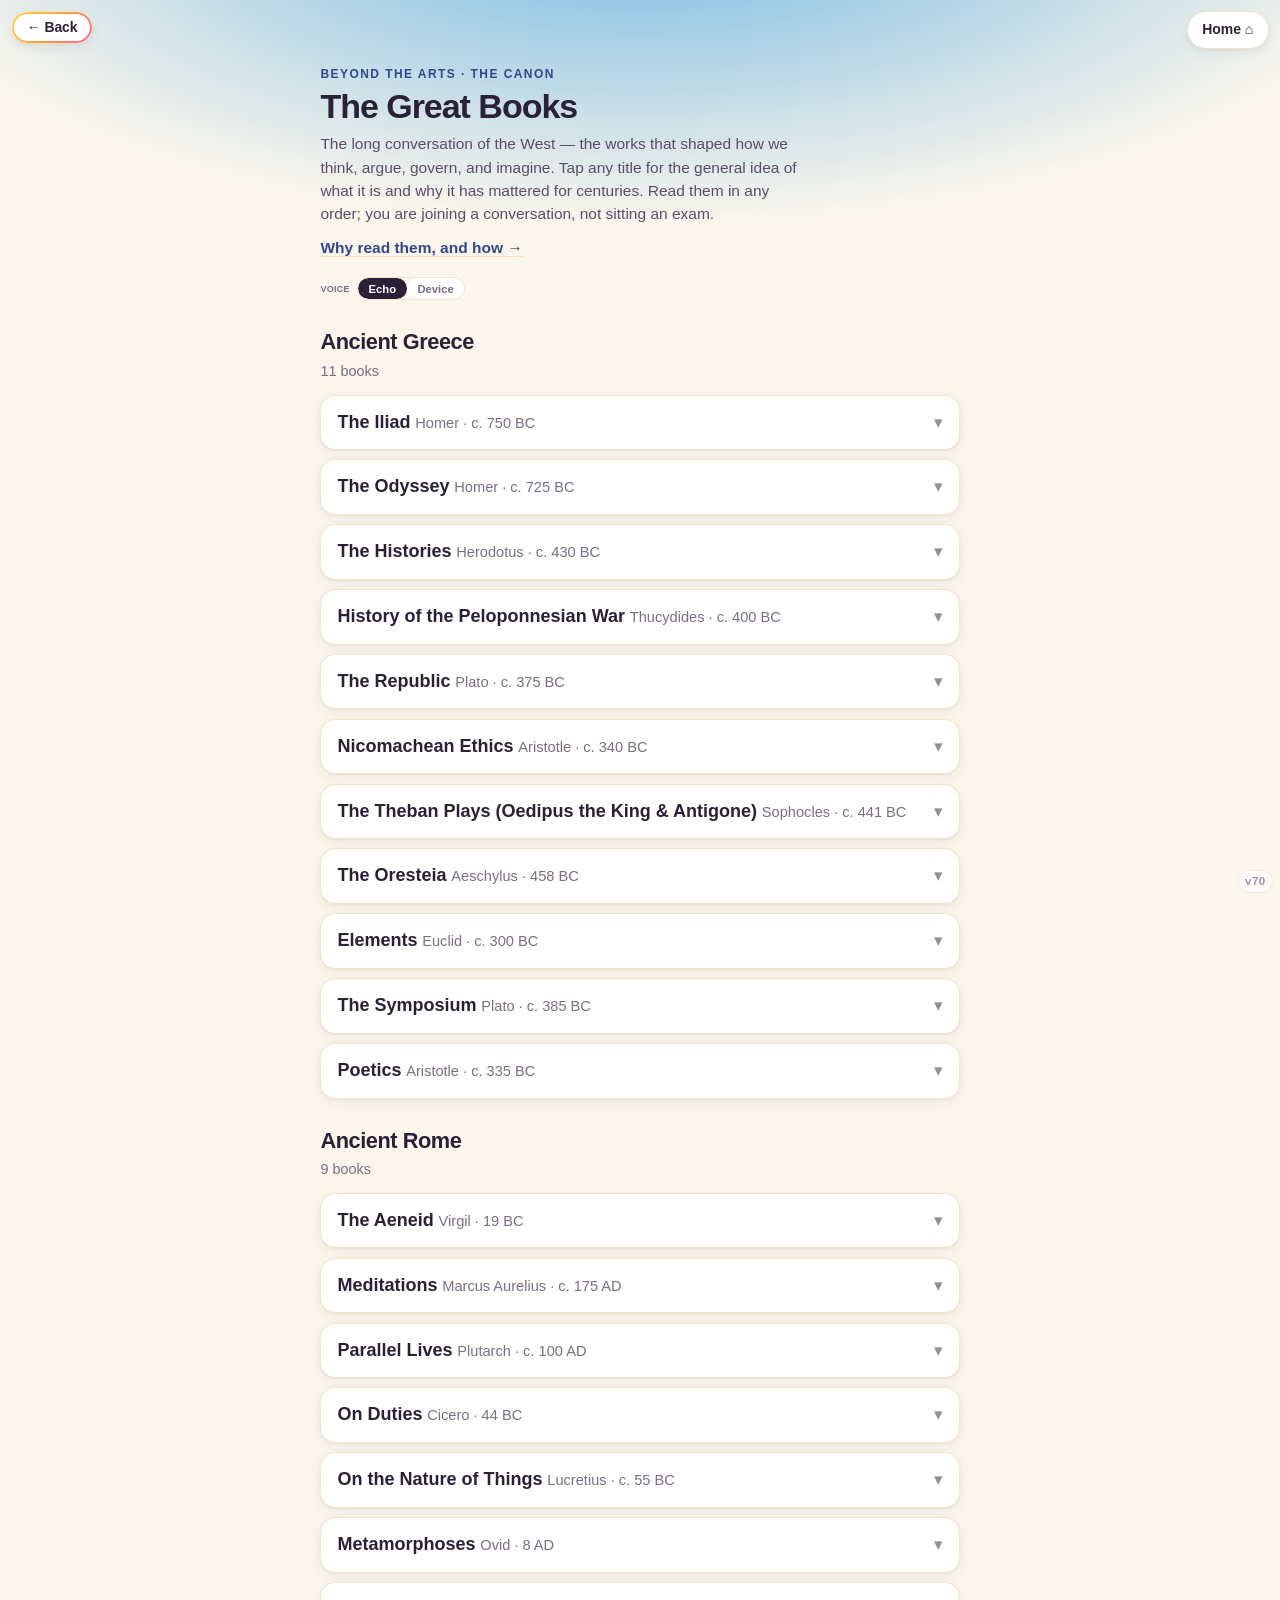
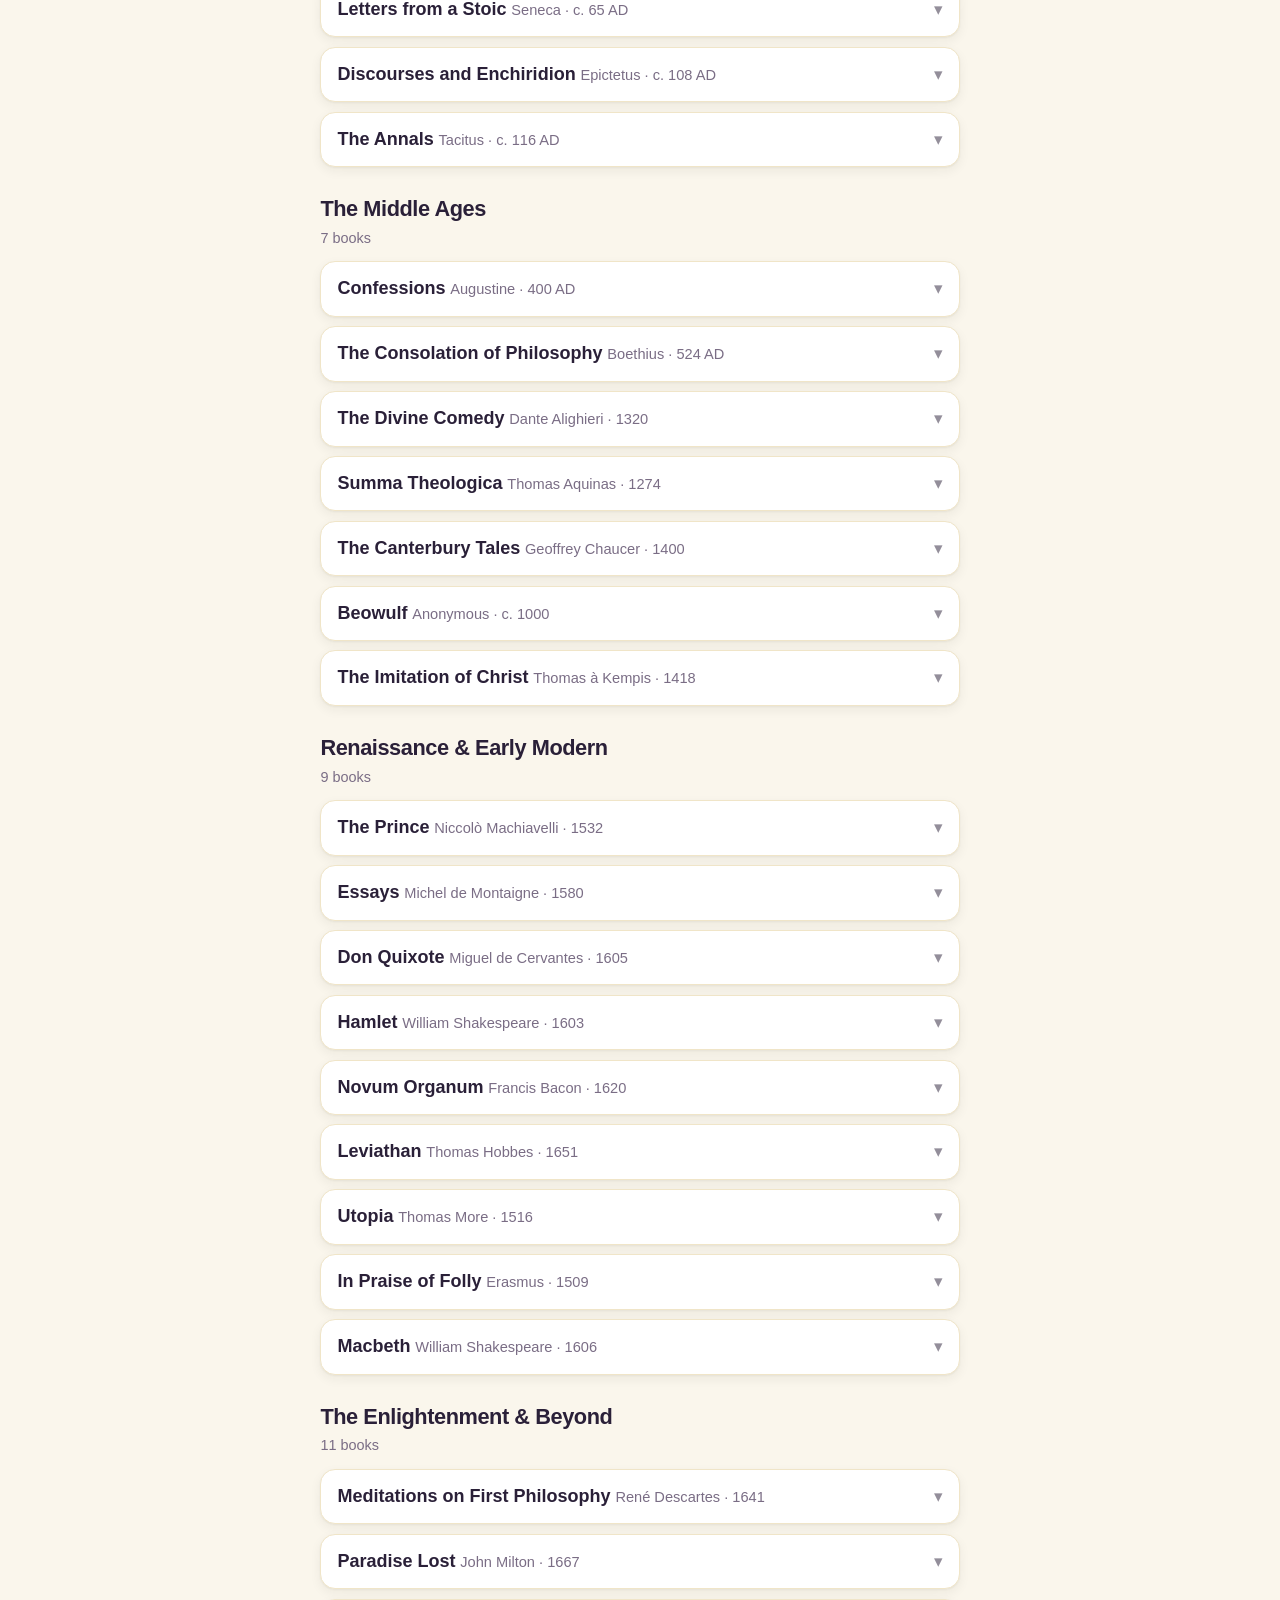
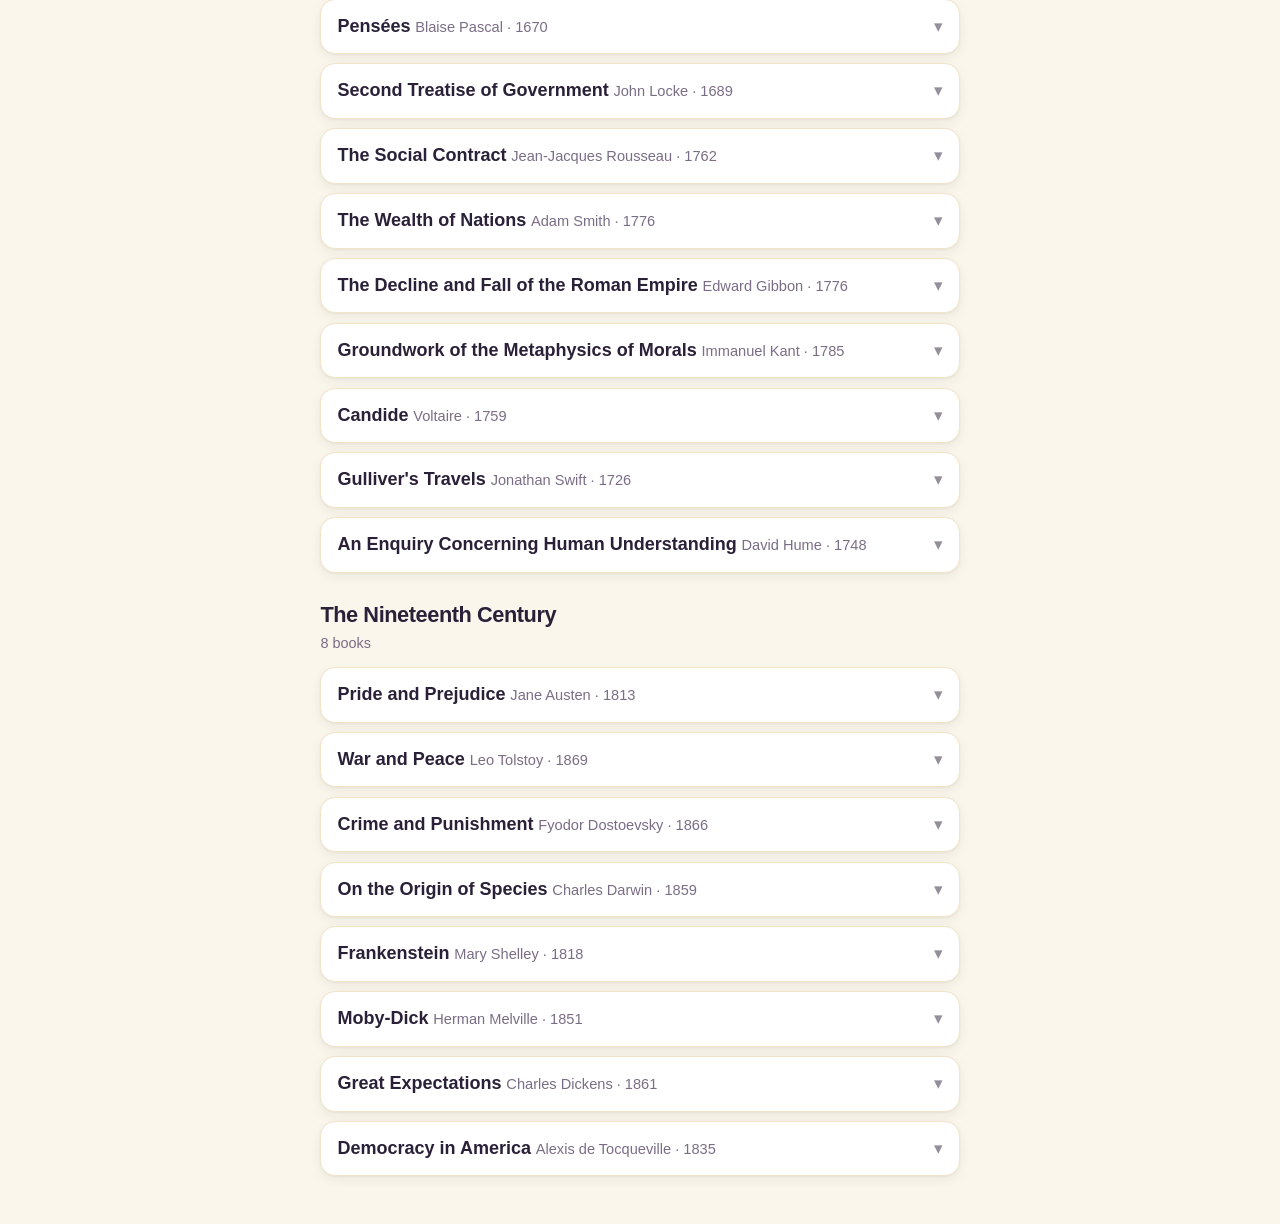
<file: greatbooks.html>
<!DOCTYPE html>
<html lang="en">
<head>
  <meta charset="UTF-8">
  <meta name="viewport" content="width=device-width, initial-scale=1.0, viewport-fit=cover">
  <meta name="apple-mobile-web-app-capable" content="yes">
  <meta name="apple-mobile-web-app-status-bar-style" content="black-translucent">
  <meta name="apple-mobile-web-app-title" content="Classical Mind">
  <meta name="theme-color" content="#FAF6EC">
  <title>The Great Books — Classical Mind</title>
  <link rel="manifest" href="manifest.json">
  <link rel="icon" type="image/png" href="icon-192.png">
  <link rel="apple-touch-icon" href="apple-touch-icon.png">
  <link rel="stylesheet" href="assets/style.css?v70">
  <!-- Theme, applied before first paint so a dark-mode load never flashes
       white. The choice lives in localStorage and is set ONLY by the logo
       toggle in the top-left of the home page.

       The strip behind the clock is painted by the page itself — see "THE
       STATUS-BAR STRIP" in style.css. iOS is not involved: it reads
       status-bar-style and theme-color from the STATIC metas at load and
       ignores any change made from script (tested — v66 changed theme-color
       per theme and the strip never moved; v68 relaxed status-bar-style to
       `default` for light and a fresh reinstall still showed our band). So the
       only thing this script does for the strip is keep theme-color roughly
       honest for Android and Safari. -->
  <script>
    (function () {
      var d = document.documentElement, dark = false;
      try { dark = localStorage.getItem('classicalmind.theme') === 'dark'; } catch (e) {}
      d.setAttribute('data-theme', dark ? 'dark' : 'light');
      var tc = document.querySelector('meta[name="theme-color"]');
      if (tc) tc.setAttribute('content', dark ? '#17141F' : '#FAF6EC');
    })();
  </script>
  <style>
    body{ --c:#4C63B6; --cd:#33468C; --cs:#E7EAF8; }
    .gb-main{ max-width:680px; margin:0 auto; padding:4em 1.2em calc(48px + env(safe-area-inset-bottom)); }
    .gb-hero{ margin:0 0 8px; }
    .gb-hero .gb-eyebrow{ font:800 12px/1 var(--sans); letter-spacing:.12em; text-transform:uppercase; color:var(--c-ink); margin-bottom:9px; }
    .gb-hero h1{ font-weight:800; font-size:clamp(26px,6.5vw,34px); letter-spacing:-.03em; line-height:1.05; margin:0; color:var(--ink); }
    .gb-hero p{ margin:.5em 0 0; font-size:15.5px; line-height:1.5; color:var(--ink-soft); max-width:56ch; }
    .gb-voice{ margin-top:14px; }
    .voice-pick{ display:inline-flex; align-items:center; gap:7px; font:700 .72em var(--sans); letter-spacing:.03em; text-transform:uppercase; color:var(--ink-mute); }
    .voice-pick select{ font:600 .95em/1 var(--sans); text-transform:none; letter-spacing:0; color:var(--ink); background:var(--paper-card); border:1.5px solid var(--rule); border-radius:999px; padding:.4em .8em; max-width:180px; }

    .gb-era{ margin:26px 0 12px; }
    .gb-era-title{ font-weight:800; font-size:1.28em; letter-spacing:-.02em; color:var(--ink); }
    .gb-era-sub{ font-size:.85em; color:var(--ink-mute); margin-top:2px; }
    .gb-list{ display:flex; flex-direction:column; gap:.55em; }

    .gb-book{ background:var(--paper-card); border:1.5px solid var(--rule); border-radius:15px; overflow:hidden; box-shadow:var(--shadow-sm); }
    .gb-book[open]{ border-color:var(--c); box-shadow:0 4px 16px rgba(51,70,140,.14); }
    .gb-sum{ list-style:none; cursor:pointer; display:flex; align-items:baseline; gap:10px; padding:14px 16px; }
    .gb-sum::-webkit-details-marker{ display:none; }
    .gb-titlewrap{ flex:1; min-width:0; }
    .gb-title{ font-weight:800; font-size:1.06em; color:var(--ink); line-height:1.25; }
    .gb-byline{ font-size:.86em; color:var(--ink-mute); margin-top:2px; }
    .gb-chev{ flex:none; align-self:center; opacity:.5; transition:transform .2s; }
    .gb-book[open] .gb-chev{ transform:rotate(180deg); }
    .gb-body{ padding:0 16px 16px; }
    .gb-text{ font-size:1em; line-height:1.6; color:var(--ink-soft); }
    .gb-hook{ font-size:1.06em; line-height:1.55; color:var(--ink); font-weight:600; margin:0 0 14px; }
    .gb-taste{ margin:0 0 16px; padding:14px 16px; background:var(--c-tint); border-radius:12px; border-left:4px solid var(--c); }
    .gb-taste-label{ font:800 .62rem var(--sans); letter-spacing:.09em; text-transform:uppercase; color:var(--c-ink); margin-bottom:7px; }
    .gb-taste-text{ font-family:Georgia,'Times New Roman',serif; font-size:1.08em; line-height:1.5; color:var(--ink); font-style:italic; white-space:pre-line; }
    .gb-taste-cite{ font:700 .76em var(--sans); color:var(--ink-mute); margin-top:9px; }
    .gb-sec{ margin:0 0 13px; }
    .gb-sec-h{ font:800 .72rem var(--sans); letter-spacing:.07em; text-transform:uppercase; color:var(--c-ink); margin:0 0 5px; }
    .gb-sec-p{ font-size:.98em; line-height:1.6; color:var(--ink-soft); margin:0; }
    .gb-bullets{ margin:4px 0 0; padding-left:1.15em; }
    .gb-bullets li{ font-size:.96em; line-height:1.5; color:var(--ink-soft); margin-bottom:5px; }
    .gb-actions{ display:flex; flex-wrap:wrap; gap:9px; margin-top:16px; }
    .gb-btn{ display:inline-flex; align-items:center; gap:7px; text-decoration:none; cursor:pointer; font:800 .86em var(--sans); border-radius:999px; padding:.6em 1.1em; border:0; }
    .gb-listen{ color:#fff; background:linear-gradient(135deg,var(--c),var(--cd)); }
    .gb-free{ color:var(--c-ink); background:var(--c-tint); }
    .gb-listen:active, .gb-free:active{ transform:scale(.97); }
  </style>
</head>
<body class="method-page">
  <main class="gb-main">
    <header class="gb-hero">
      <div class="gb-eyebrow">Beyond the arts · the canon</div>
      <h1>The Great Books</h1>
      <p>The long conversation of the West — the works that shaped how we think, argue, govern, and imagine. Tap any title for the general idea of what it is and why it has mattered for centuries. Read them in any order; you are joining a conversation, not sitting an exam.</p>
      <p style="margin-top:.7em"><a href="art.html?id=great-books" style="color:var(--c-ink);font-weight:800;text-decoration:none">Why read them, and how →</a></p>
      <div class="gb-voice"><span class="voice-pick" hidden></span></div>
    </header>
    <div id="eras"></div>
  </main>

  <script src="assets/greatbooks-data.js"></script>
  <script src="assets/reader.js"></script>
  <script src="assets/app.js"></script>
  <script>
    const BOOKS = window.GREATBOOKS || [];
    const ERAS = window.GB_ERAS || [...new Set(BOOKS.map(b => b.era))];
    const root = document.getElementById('eras');
    const esc = s => String(s == null ? '' : s).replace(/[&<>"]/g, c => ({'&':'&amp;','<':'&lt;','>':'&gt;','"':'&quot;'}[c]));
    const freeLink = b => 'https://www.gutenberg.org/ebooks/search/?query=' + encodeURIComponent(b.title.replace(/\(.*\)/, '').trim() + ' ' + b.author);
    function bookText(b){
      let t = b.title + ', by ' + b.author + '. ' + (b.hook || '');
      if (b.excerpt) t += ' A taste. ' + b.excerpt + ' ';
      (b.sections || []).forEach(s => {
        if (s.h) t += ' ' + s.h + '. ';
        if (s.body) t += s.body + ' ';
        if (s.bullets) t += s.bullets.join('. ') + '. ';
      });
      if (!b.sections && b.summary) t += ' ' + b.summary;
      return t;
    }

    root.innerHTML = ERAS.map(era => {
      const list = BOOKS.filter(b => b.era === era);
      if (!list.length) return '';
      return `
        <section class="gb-era">
          <div class="gb-era-title">${esc(era)}</div>
          <div class="gb-era-sub">${list.length} book${list.length > 1 ? 's' : ''}</div>
        </section>
        <div class="gb-list">
          ${list.map(b => `
            <details class="gb-book" id="gb-${esc(b.id)}">
              <summary class="gb-sum">
                <span class="gb-titlewrap">
                  <span class="gb-title">${esc(b.title)}</span>
                  <span class="gb-byline">${esc(b.author)}${b.year ? ' · ' + esc(b.year) : ''}</span>
                </span>
                <span class="gb-chev" aria-hidden="true">▾</span>
              </summary>
              <div class="gb-body">
                ${b.hook ? `<p class="gb-hook">${esc(b.hook)}</p>` : ''}
                ${b.excerpt ? `<div class="gb-taste"><div class="gb-taste-label">A taste</div><div class="gb-taste-text">${esc(b.excerpt)}</div>${b.excerptCite ? `<div class="gb-taste-cite">— ${esc(b.excerptCite)}</div>` : ''}</div>` : ''}
                ${(b.sections || []).map(s => `
                  <div class="gb-sec">
                    ${s.h ? `<div class="gb-sec-h">${esc(s.h)}</div>` : ''}
                    ${s.body ? `<p class="gb-sec-p">${esc(s.body)}</p>` : ''}
                    ${s.bullets ? `<ul class="gb-bullets">${s.bullets.map(x => `<li>${esc(x)}</li>`).join('')}</ul>` : ''}
                  </div>`).join('')}
                ${(b.summary && !(b.sections && b.sections.length)) ? `<p class="gb-sec-p">${esc(b.summary)}</p>` : ''}
                <div class="gb-actions">
                  <button type="button" class="gb-btn gb-listen" data-id="${esc(b.id)}">▶ Listen</button>
                  <a class="gb-btn gb-free" href="${freeLink(b)}" target="_blank" rel="noopener">Read free →</a>
                </div>
              </div>
            </details>`).join('')}
        </div>`;
    }).join('');

    // Read-aloud: one active button at a time; resets when speech ends.
    let activeBtn = null;
    root.addEventListener('click', e => {
      const btn = e.target.closest('.gb-listen'); if (!btn) return;
      const book = BOOKS.find(b => b.id === btn.dataset.id); if (!book || !window.Reader) return;
      if (activeBtn === btn && Reader.speaking) { Reader.stop(); btn.textContent = '▶ Listen'; activeBtn = null; return; }
      if (activeBtn) activeBtn.textContent = '▶ Listen';
      Reader.read(bookText(book), () => { btn.textContent = '▶ Listen'; if (activeBtn === btn) activeBtn = null; });
      btn.textContent = '⏹ Stop'; activeBtn = btn;
    });

    if (window.Reader && Reader.mountPicker) Reader.mountPicker(document.querySelector('.voice-pick'));
  </script>
</body>
</html>
</file>
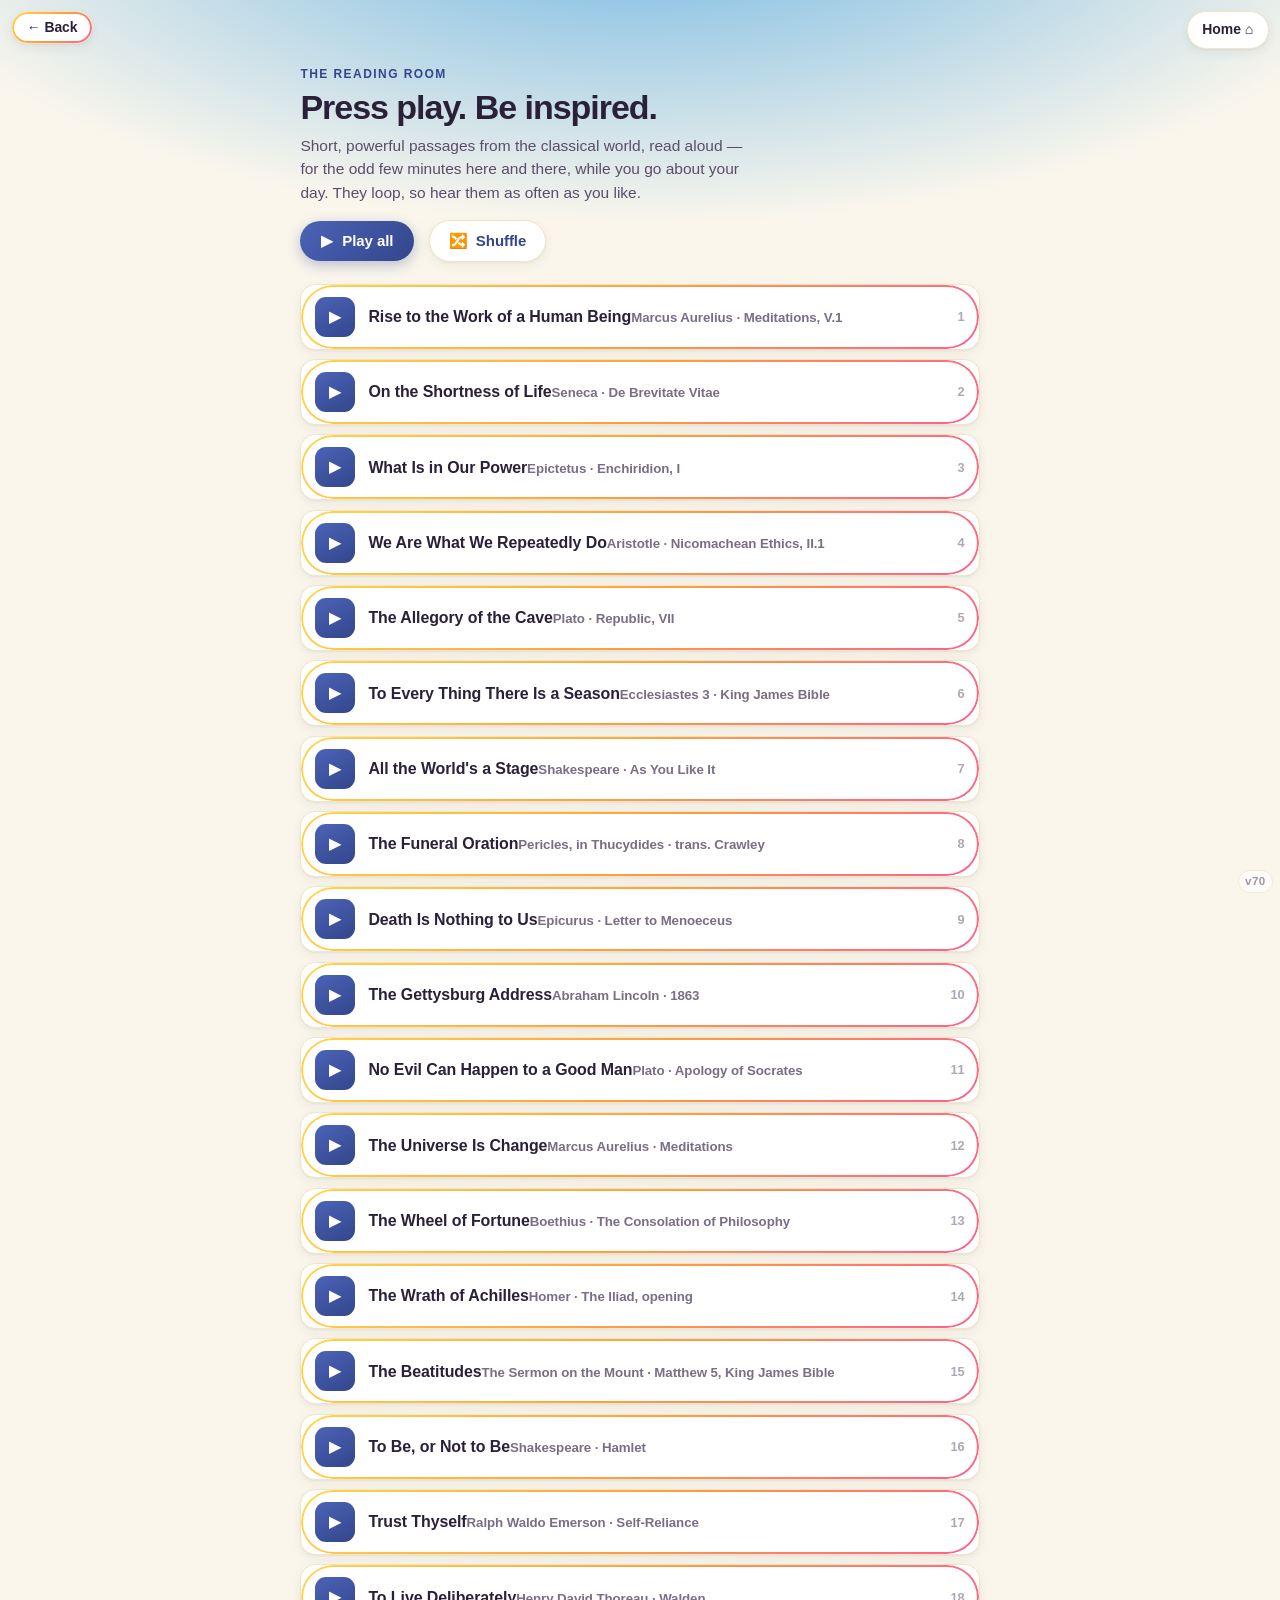
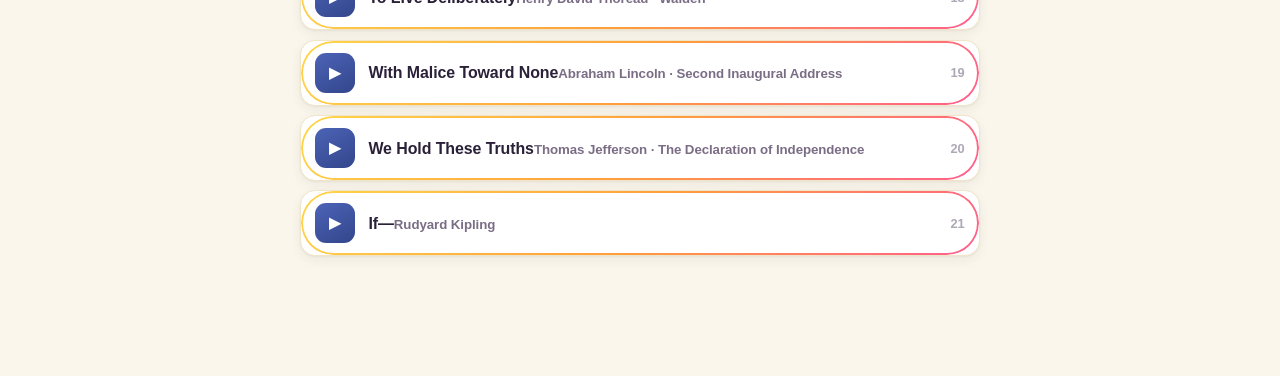
<file: listen.html>
<!DOCTYPE html>
<html lang="en">
<head>
  <meta charset="UTF-8">
  <meta name="viewport" content="width=device-width, initial-scale=1.0, viewport-fit=cover">
  <meta name="apple-mobile-web-app-capable" content="yes">
  <meta name="apple-mobile-web-app-status-bar-style" content="black-translucent">
  <meta name="apple-mobile-web-app-title" content="Classical Mind">
  <meta name="theme-color" content="#FAF6EC">
  <title>The Reading Room — Classical Mind</title>
  <link rel="manifest" href="manifest.json">
  <link rel="icon" type="image/png" href="icon-192.png">
  <link rel="apple-touch-icon" href="apple-touch-icon.png">
  <link rel="stylesheet" href="assets/style.css?v70">
  <!-- Theme, applied before first paint so a dark-mode load never flashes
       white. The choice lives in localStorage and is set ONLY by the logo
       toggle in the top-left of the home page.

       The strip behind the clock is painted by the page itself — see "THE
       STATUS-BAR STRIP" in style.css. iOS is not involved: it reads
       status-bar-style and theme-color from the STATIC metas at load and
       ignores any change made from script (tested — v66 changed theme-color
       per theme and the strip never moved; v68 relaxed status-bar-style to
       `default` for light and a fresh reinstall still showed our band). So the
       only thing this script does for the strip is keep theme-color roughly
       honest for Android and Safari. -->
  <script>
    (function () {
      var d = document.documentElement, dark = false;
      try { dark = localStorage.getItem('classicalmind.theme') === 'dark'; } catch (e) {}
      d.setAttribute('data-theme', dark ? 'dark' : 'light');
      var tc = document.querySelector('meta[name="theme-color"]');
      if (tc) tc.setAttribute('content', dark ? '#17141F' : '#FAF6EC');
    })();
  </script>
  <style>
    body{ --c:#4C63B6; --cd:#33468C; }
    .listen-main{ max-width:720px; margin:0 auto; padding:4em 1.2em calc(120px + env(safe-area-inset-bottom)); }
    .listen-hero{ margin:0 0 22px; }
    .listen-hero .lh-eyebrow{ font:800 12px/1 var(--sans); letter-spacing:.12em; text-transform:uppercase; color:var(--c-ink); margin-bottom:10px; }
    .listen-hero h1{ font-weight:800; font-size:clamp(26px,6.5vw,34px); letter-spacing:-.03em; line-height:1.05; margin:0; color:var(--ink); }
    .listen-hero p{ margin:.55em 0 0; font-size:15.5px; line-height:1.5; color:var(--ink-soft); max-width:52ch; }
    .listen-playall{ margin-top:16px; display:inline-flex; align-items:center; gap:9px; border:0; cursor:pointer; color:#fff; font:800 15px var(--sans); background:linear-gradient(135deg,var(--c),var(--cd)); padding:.75em 1.4em; border-radius:999px; box-shadow:0 4px 14px rgba(51,70,140,.32); transition:transform .15s ease; }
    .listen-playall:active{ transform:scale(.97); }
    .listen-shuffle{ margin:16px 0 0 10px; display:inline-flex; align-items:center; gap:8px; border:1.5px solid var(--rule); cursor:pointer; color:var(--c-ink); background:var(--paper-card); font:800 15px var(--sans); padding:.72em 1.25em; border-radius:999px; box-shadow:var(--shadow-sm); transition:transform .15s ease; }
    .listen-shuffle:active{ transform:scale(.97); }

    .listen-list{ display:flex; flex-direction:column; gap:.55em; }
    .rd{ display:flex; align-items:center; gap:13px; width:100%; text-align:left; cursor:pointer; background:var(--paper-card); border:1.5px solid var(--rule); border-radius:15px; padding:12px 14px; box-shadow:var(--shadow-sm); transition:border-color .15s ease, transform .1s ease; }
    .rd:active{ transform:scale(.995); }
    .rd.active{ border-color:var(--c); box-shadow:0 4px 14px rgba(51,70,140,.18); }
    .rd-ic{ flex:none; width:40px; height:40px; border-radius:11px; display:grid; place-items:center; color:#fff; font-size:15px; background:linear-gradient(150deg,var(--c),var(--cd)); }
    .rd.active .rd-ic{ background:linear-gradient(150deg,#1F8F5E,#166B46); }
    .rd-body{ flex:1; min-width:0; }
    .rd-title{ font-weight:800; font-size:1.02em; color:var(--ink); line-height:1.2; }
    .rd-src{ font-size:.85em; color:var(--ink-mute); margin-top:1px; overflow:hidden; text-overflow:ellipsis; white-space:nowrap; }
    .rd-num{ flex:none; font:800 .82em var(--sans); color:var(--ink-mute); opacity:.6; }

    /* Buttons on this page: kill the global gradient-ring/padding so the round
       controls are clean circles (reset padding/border only — NOT background,
       which would beat .pl-play's own fill on specificity). */
    .listen-playall::before, .listen-shuffle::before, .player button::before{ display:none !important; }
    .player button{ padding:0; border:0; }

    /* Compact one-row player with a slim progress bar on top */
    .player{ position:fixed; left:0; right:0; bottom:0; z-index:60; background:rgba(255,255,255,.98); backdrop-filter:blur(12px); -webkit-backdrop-filter:blur(12px); border-top:1px solid var(--rule); box-shadow:0 -4px 18px rgba(40,30,15,.10); }
    .pl-progress{ position:relative; height:5px; background:var(--c-tint); cursor:pointer; }
    .pl-progress-fill{ position:absolute; left:0; top:0; height:100%; width:0; background:linear-gradient(90deg,var(--c),var(--cd)); }
    .pl-row{ max-width:600px; margin:0 auto; display:flex; align-items:center; gap:12px; padding:9px 14px calc(9px + env(safe-area-inset-bottom)); }
    .pl-play{ flex:none; width:46px; height:46px; border-radius:50%; cursor:pointer; color:#fff; display:inline-flex; align-items:center; justify-content:center; background:linear-gradient(135deg,var(--c),var(--cd)); box-shadow:0 3px 10px rgba(51,70,140,.4); }
    .pl-play svg{ width:22px; height:22px; }
    .pl-meta{ flex:1; min-width:0; }
    .pl-title{ font-weight:800; font-size:.95em; color:var(--ink); white-space:nowrap; overflow:hidden; text-overflow:ellipsis; line-height:1.2; }
    .pl-src{ font-size:.8em; color:var(--ink-mute); white-space:nowrap; overflow:hidden; text-overflow:ellipsis; margin-top:1px; }
    .pl-icon{ flex:none; width:38px; height:38px; border-radius:50%; cursor:pointer; color:var(--c-ink); display:inline-flex; align-items:center; justify-content:center; background:var(--c-tint); }
    .pl-icon svg{ width:18px; height:18px; }
    .pl-icon:active, .pl-play:active{ transform:scale(.92); }
  </style>
</head>
<body class="method-page">
  <main class="listen-main">
    <header class="listen-hero">
      <div class="lh-eyebrow">The Reading Room</div>
      <h1>Press play. Be inspired.</h1>
      <p>Short, powerful passages from the classical world, read aloud — for the odd few minutes here and there, while you go about your day. They loop, so hear them as often as you like.</p>
      <button class="listen-playall" id="playAll"><span aria-hidden="true">▶</span> Play all</button>
      <button class="listen-shuffle" id="shuffle"><span aria-hidden="true">🔀</span> Shuffle</button>
    </header>
    <div class="listen-list" id="list"></div>
  </main>

  <div class="player" id="playerBar" hidden>
    <div class="pl-progress" id="plProgress" title="Seek"><div class="pl-progress-fill" id="plFill"></div></div>
    <div class="pl-row">
      <button class="pl-play" id="plPlay" aria-label="Play or pause">
        <svg viewBox="0 0 24 24" fill="currentColor"><path d="M7 5v14l12-7z"/></svg>
      </button>
      <div class="pl-meta">
        <div class="pl-title" id="plTitle">—</div>
        <div class="pl-src" id="plSrc"></div>
      </div>
      <button class="pl-icon" id="plPrev" aria-label="Previous">
        <svg viewBox="0 0 24 24" fill="currentColor"><rect x="5" y="6" width="3" height="12" rx="1"/><path d="M20 6v12L9 12z"/></svg>
      </button>
      <button class="pl-icon" id="plNext" aria-label="Next">
        <svg viewBox="0 0 24 24" fill="currentColor"><rect x="16" y="6" width="3" height="12" rx="1"/><path d="M4 6l11 6L4 18z"/></svg>
      </button>
    </div>
  </div>
  <audio id="player" preload="none"></audio>

  <script src="assets/readings-data.js"></script>
  <script src="assets/app.js"></script>
  <script>
    const R = window.READINGS || [];
    const listEl = document.getElementById('list');
    const audio = document.getElementById('player');
    const bar = document.getElementById('playerBar');
    const el = id => document.getElementById(id);
    let cur = -1, loopAll = true, shuffle = false;
    const PLAY_SVG = '<svg viewBox="0 0 24 24" fill="currentColor"><path d="M7 5v14l12-7z"/></svg>';
    const PAUSE_SVG = '<svg viewBox="0 0 24 24" fill="currentColor"><rect x="6" y="5" width="4" height="14" rx="1"/><rect x="14" y="5" width="4" height="14" rx="1"/></svg>';

    function esc(s){ return String(s == null ? '' : s).replace(/[&<>"]/g, c => ({'&':'&amp;','<':'&lt;','>':'&gt;','"':'&quot;'}[c])); }

    listEl.innerHTML = R.map((r, i) => `
      <button class="rd" data-i="${i}">
        <span class="rd-ic" data-ic>▶</span>
        <span class="rd-body"><span class="rd-title">${esc(r.title)}</span><span class="rd-src">${esc(r.source)}</span></span>
        <span class="rd-num">${i + 1}</span>
      </button>`).join('');

    function markActive(){
      [...listEl.querySelectorAll('.rd')].forEach((b, i) => {
        const on = i === cur;
        b.classList.toggle('active', on);
        b.querySelector('[data-ic]').textContent = (on && !audio.paused) ? '❚❚' : '▶';
      });
    }

    function load(i, autoplay){
      if (i < 0 || i >= R.length) return;
      cur = i;
      audio.src = 'assets/readings/' + R[i].id + '.mp3';
      el('plTitle').textContent = R[i].title;
      el('plSrc').textContent = R[i].source;
      bar.hidden = false;
      // Keep the last track clear of the (taller, 3-row) fixed player.
      document.querySelector('.listen-main').style.paddingBottom = (bar.offsetHeight + 28) + 'px';
      if (autoplay !== false) audio.play().catch(() => {});
      markActive();
    }
    function next(){
      if (shuffle && R.length > 1) { let n; do { n = Math.floor(Math.random() * R.length); } while (n === cur); return load(n); }
      if (cur + 1 < R.length) load(cur + 1); else if (loopAll) load(0); else { audio.pause(); markActive(); }
    }
    function prev(){ if (audio.currentTime > 3) { audio.currentTime = 0; } else load(Math.max(0, cur - 1)); }

    listEl.addEventListener('click', e => {
      const b = e.target.closest('.rd'); if (!b) return;
      const i = +b.dataset.i;
      if (i === cur) { audio.paused ? audio.play() : audio.pause(); }
      else load(i);
    });
    el('playAll').addEventListener('click', () => { shuffle = false; if (cur === -1) load(0); else audio.play(); });
    el('shuffle').addEventListener('click', () => { shuffle = true; load(Math.floor(Math.random() * R.length)); });
    el('plPlay').addEventListener('click', () => { if (cur === -1) load(0); else (audio.paused ? audio.play() : audio.pause()); });
    el('plNext').addEventListener('click', next);
    el('plPrev').addEventListener('click', prev);

    audio.addEventListener('play', () => { el('plPlay').innerHTML = PAUSE_SVG; markActive(); });
    audio.addEventListener('pause', () => { el('plPlay').innerHTML = PLAY_SVG; markActive(); });
    audio.addEventListener('ended', next);
    audio.addEventListener('timeupdate', () => {
      el('plFill').style.width = audio.duration ? (audio.currentTime / audio.duration * 100) + '%' : '0';
    });
    // Tap anywhere on the top bar to seek.
    el('plProgress').addEventListener('click', e => {
      if (!audio.duration) return;
      const r = e.currentTarget.getBoundingClientRect();
      audio.currentTime = Math.min(1, Math.max(0, (e.clientX - r.left) / r.width)) * audio.duration;
    });
    audio.addEventListener('error', () => { el('plSrc').textContent = R[cur] ? R[cur].source + ' · audio unavailable' : ''; });
  </script>
</body>
</html>
</file>
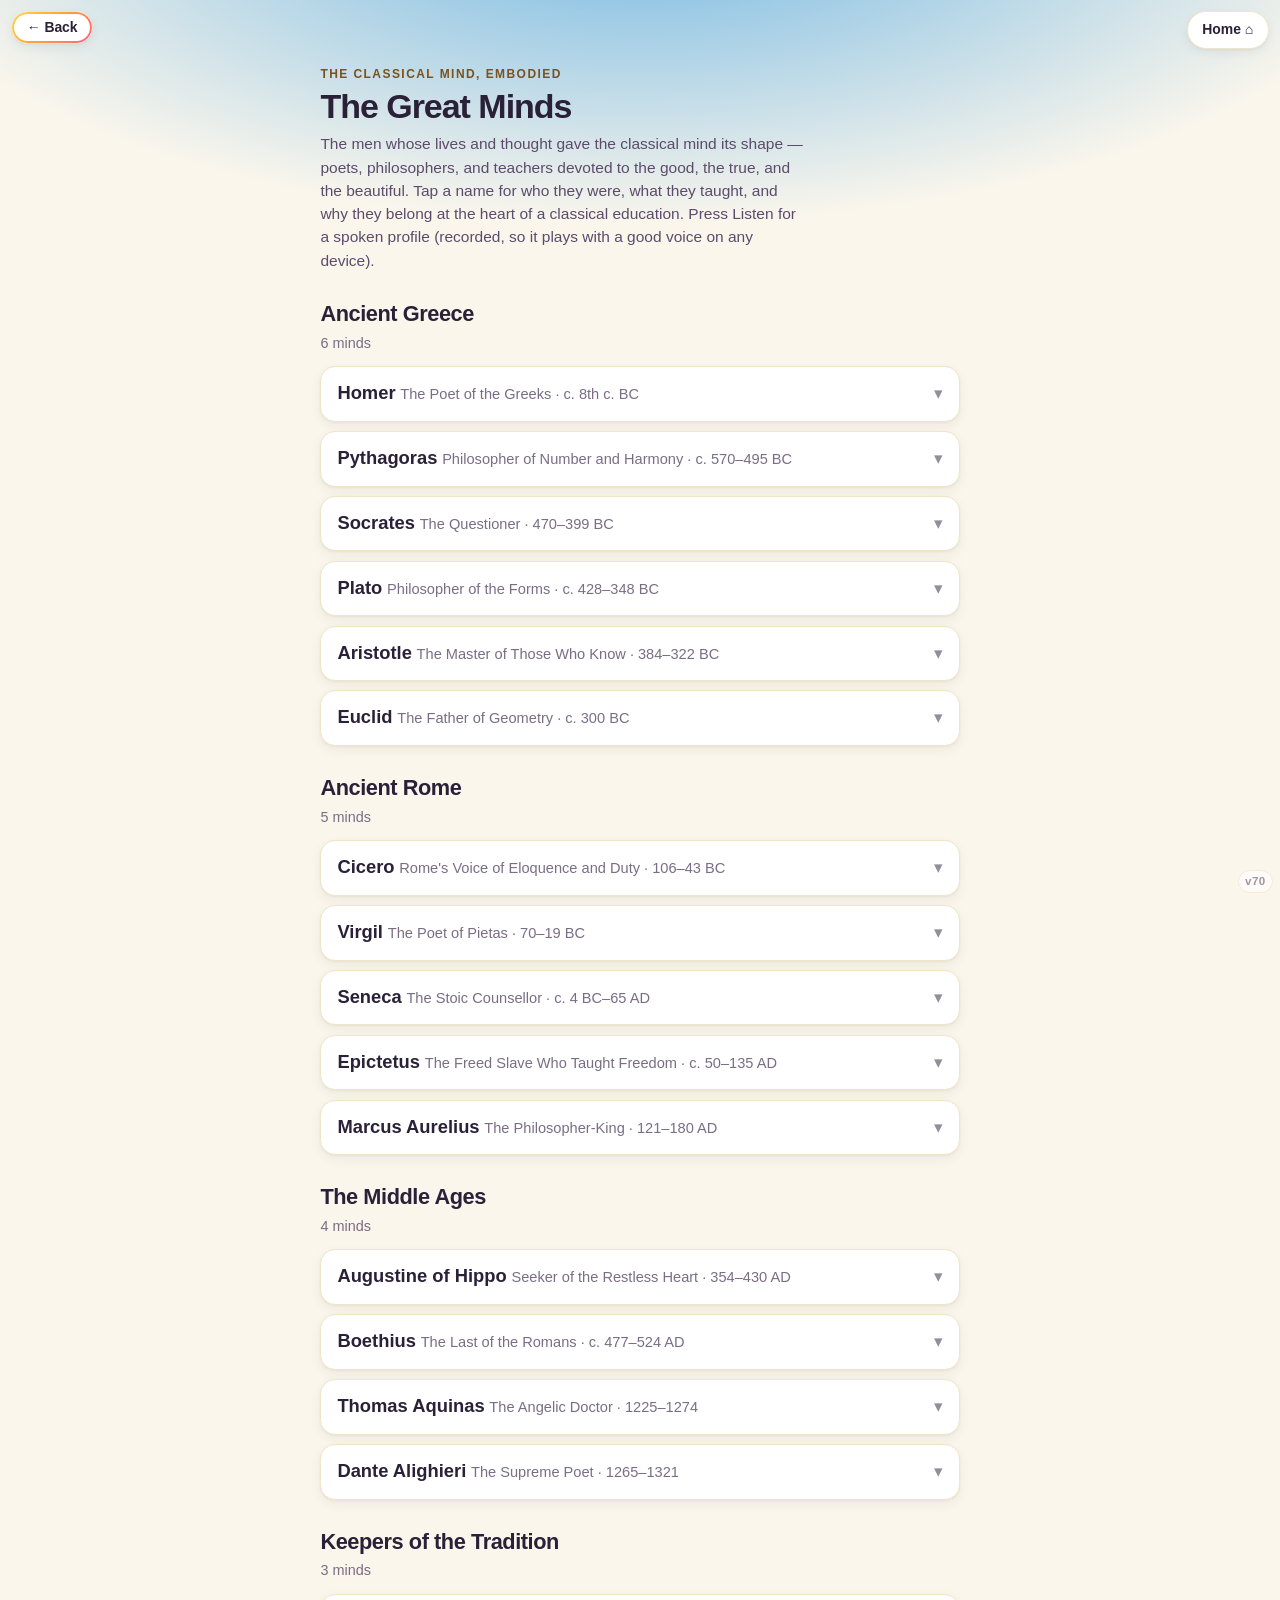
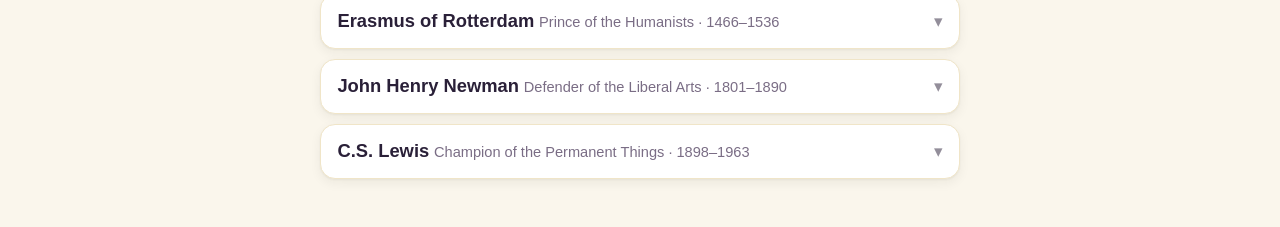
<file: masters.html>
<!DOCTYPE html>
<html lang="en">
<head>
  <meta charset="UTF-8">
  <meta name="viewport" content="width=device-width, initial-scale=1.0, viewport-fit=cover">
  <meta name="apple-mobile-web-app-capable" content="yes">
  <meta name="apple-mobile-web-app-status-bar-style" content="black-translucent">
  <meta name="apple-mobile-web-app-title" content="Classical Mind">
  <meta name="theme-color" content="#FAF6EC">
  <title>The Great Minds — Classical Mind</title>
  <link rel="manifest" href="manifest.json">
  <link rel="icon" type="image/png" href="icon-192.png">
  <link rel="apple-touch-icon" href="apple-touch-icon.png">
  <link rel="stylesheet" href="assets/style.css?v70">
  <!-- Theme, applied before first paint so a dark-mode load never flashes
       white. The choice lives in localStorage and is set ONLY by the logo
       toggle in the top-left of the home page.

       The strip behind the clock is painted by the page itself — see "THE
       STATUS-BAR STRIP" in style.css. iOS is not involved: it reads
       status-bar-style and theme-color from the STATIC metas at load and
       ignores any change made from script (tested — v66 changed theme-color
       per theme and the strip never moved; v68 relaxed status-bar-style to
       `default` for light and a fresh reinstall still showed our band). So the
       only thing this script does for the strip is keep theme-color roughly
       honest for Android and Safari. -->
  <script>
    (function () {
      var d = document.documentElement, dark = false;
      try { dark = localStorage.getItem('classicalmind.theme') === 'dark'; } catch (e) {}
      d.setAttribute('data-theme', dark ? 'dark' : 'light');
      var tc = document.querySelector('meta[name="theme-color"]');
      if (tc) tc.setAttribute('content', dark ? '#17141F' : '#FAF6EC');
    })();
  </script>
  <style>
    body{ --c:#A9793E; --cd:#77531F; --cs:#F3EAD6;
          /* This page has no per-topic accent, so the shared --m-ink /
             --m-tint pair falls back to its own warm slate instead of
             the default sky blue. */
          --m-ink:var(--m-deep,#2F4550); --m-tint:var(--m-soft,#F3EADA); }
    .mm-main{ max-width:680px; margin:0 auto; padding:4em 1.2em calc(48px + env(safe-area-inset-bottom)); }
    .mm-hero{ margin:0 0 8px; }
    .mm-hero .mm-eyebrow{ font:800 12px/1 var(--sans); letter-spacing:.12em; text-transform:uppercase; color:var(--c-ink); margin-bottom:9px; }
    .mm-hero h1{ font-weight:800; font-size:clamp(26px,6.5vw,34px); letter-spacing:-.03em; line-height:1.05; margin:0; color:var(--ink); }
    .mm-hero p{ margin:.5em 0 0; font-size:15.5px; line-height:1.5; color:var(--ink-soft); max-width:56ch; }

    .mm-era{ margin:26px 0 12px; }
    .mm-era-title{ font-weight:800; font-size:1.28em; letter-spacing:-.02em; color:var(--ink); }
    .mm-era-sub{ font-size:.85em; color:var(--ink-mute); margin-top:2px; }
    .mm-list{ display:flex; flex-direction:column; gap:.55em; }

    .mm-card{ background:var(--paper-card); border:1.5px solid var(--rule); border-radius:15px; overflow:hidden; box-shadow:var(--shadow-sm); }
    .mm-card[open]{ border-color:var(--c); box-shadow:0 4px 16px rgba(122,83,31,.16); }
    .mm-sum{ list-style:none; cursor:pointer; display:flex; align-items:baseline; gap:10px; padding:14px 16px; }
    .mm-sum::-webkit-details-marker{ display:none; }
    .mm-namewrap{ flex:1; min-width:0; }
    .mm-name{ font-weight:800; font-size:1.08em; color:var(--ink); line-height:1.25; }
    .mm-byline{ font-size:.86em; color:var(--ink-mute); margin-top:2px; }
    .mm-chev{ flex:none; align-self:center; opacity:.5; transition:transform .2s; }
    .mm-card[open] .mm-chev{ transform:rotate(180deg); }
    .mm-body{ padding:0 16px 16px; }
    .mm-hook{ font-size:1.06em; line-height:1.55; color:var(--ink); font-weight:600; margin:0 0 14px; }
    .mm-sec{ margin:0 0 13px; }
    .mm-sec-h{ font:800 .72rem var(--sans); letter-spacing:.07em; text-transform:uppercase; color:var(--c-ink); margin:0 0 5px; }
    .mm-sec-p{ font-size:.98em; line-height:1.6; color:var(--ink-soft); margin:0; }
    .mm-quotes{ margin:2px 0 6px; }
    .mm-quote{ margin:0 0 10px; padding:12px 15px; background:var(--c-tint); border-radius:12px; border-left:4px solid var(--c); font-family:Georgia,'Times New Roman',serif; font-style:italic; font-size:1.05em; line-height:1.5; color:var(--ink); }
    .mm-quote cite{ display:block; margin-top:8px; font:700 .74em var(--sans); font-style:normal; color:var(--ink-mute); }
    .mm-bullets{ margin:4px 0 0; padding-left:1.15em; }
    .mm-bullets li{ font-size:.96em; line-height:1.5; color:var(--ink-soft); margin-bottom:5px; }
    .mm-actions{ margin-top:16px; }
    .mm-listen{ display:inline-flex; align-items:center; gap:7px; cursor:pointer; font:800 .86em var(--sans); border-radius:999px; padding:.6em 1.15em; border:0; color:#fff; background:linear-gradient(135deg,var(--c),var(--cd)); }
    .mm-listen:active{ transform:scale(.97); }

    /* Watch — one curated video per mind. Facade: thumbnail until tapped, then
       the real player is injected. Nothing loads from YouTube on page load. */
    .mm-vid{ border-radius:14px; overflow:hidden; background:var(--paper-card); border:1.5px solid var(--rule,#EADFC6); margin:10px 0 4px; }
    .mm-vid-play{ display:block; width:100%; padding:0; border:0; background:#0d0b12; cursor:pointer; position:relative; aspect-ratio:16/9; line-height:0; }
    .mm-vid-play img{ width:100%; height:100%; object-fit:cover; opacity:.92; transition:opacity .25s ease, transform .35s cubic-bezier(0.34,1.56,0.64,1); }
    .mm-vid-play:hover img{ opacity:1; transform:scale(1.03); }
    .mm-vid-btn{ position:absolute; inset:0; margin:auto; width:58px; height:58px; border-radius:50%;
      background:linear-gradient(135deg,var(--m-color,#B07C3A),var(--m-deep,#2F4550)); box-shadow:0 6px 20px rgba(0,0,0,.35);
      display:flex; align-items:center; justify-content:center; transition:transform .3s cubic-bezier(0.34,1.56,0.64,1); }
    .mm-vid-play:hover .mm-vid-btn{ transform:scale(1.1); }
    .mm-vid-btn::after{ content:""; width:0; height:0; margin-left:5px; border-left:17px solid #fff; border-top:11px solid transparent; border-bottom:11px solid transparent; }
    .mm-vid-len{ position:absolute; right:8px; bottom:8px; background:rgba(12,10,18,.82); color:#fff;
      font:800 .75rem/1 -apple-system,system-ui,sans-serif; padding:5px 7px; border-radius:6px; }
    .mm-vid iframe{ display:block; width:100%; aspect-ratio:16/9; border:0; }
    .mm-vid-tt{ padding:11px 13px 12px; }
    .mm-vid-name{ font:800 .98em/1.3 -apple-system,system-ui,sans-serif; color:var(--ink,#2A2038); }
    .mm-vid-meta{ margin-top:4px; font:700 .8em -apple-system,system-ui,sans-serif; color:var(--m-ink); }
    .mm-vid-meta span{ color:var(--ink-mute,#7a7488); font-weight:600; }
    .mm-vid-why{ margin:8px 0 0; font-size:.92em; line-height:1.55; color:var(--ink-soft,#4d4658); }
    .mm-vid-note{ margin-top:9px; padding:8px 10px; border-radius:9px; background:var(--m-tint);
      font-size:.85em; line-height:1.5; color:var(--ink-soft,#4d4658); }
    .mm-vid-note b{ color:var(--m-ink); }
  </style>
</head>
<body class="method-page">
  <main class="mm-main">
    <header class="mm-hero">
      <div class="mm-eyebrow">The classical mind, embodied</div>
      <h1>The Great Minds</h1>
      <p>The men whose lives and thought gave the classical mind its shape — poets, philosophers, and teachers devoted to the good, the true, and the beautiful. Tap a name for who they were, what they taught, and why they belong at the heart of a classical education. Press Listen for a spoken profile (recorded, so it plays with a good voice on any device).</p>
    </header>
    <div id="eras"></div>
  </main>

  <audio id="mmAudio" preload="none"></audio>

  <script src="assets/masters-data.js"></script>
  <script src="assets/videos-data.js"></script>
  <script src="assets/app.js"></script>
  <script>
    const MASTERS = window.MASTERS || [];
    const ERAS = window.MASTER_ERAS || [...new Set(MASTERS.map(m => m.era))];
    const root = document.getElementById('eras');
    const audio = document.getElementById('mmAudio');
    const esc = s => String(s == null ? '' : s).replace(/[&<>"]/g, c => ({'&':'&amp;','<':'&lt;','>':'&gt;','"':'&quot;'}[c]));
    const VIDS = (window.VIDEOS && window.VIDEOS.masters) || {};

    // 4392034 -> "4.4M". Real counts, refreshed by scripts/check-videos.mjs.
    function fmtViews(n){
      n = Number(n) || 0;
      if (n >= 1e6) return (n / 1e6).toFixed(n >= 1e7 ? 0 : 1).replace(/\.0$/, '') + 'M';
      if (n >= 1e3) return Math.round(n / 1e3) + 'K';
      return String(n);
    }

    // One curated introduction per mind. Facade only until tapped.
    function videoFor(id){
      const v = VIDS[id];
      if (!v) return '';
      return `<div class="mm-sec">
          <div class="mm-sec-h">Watch</div>
          <div class="mm-vid">
            <button type="button" class="mm-vid-play" data-vid="${esc(v.id)}" aria-label="Play: ${esc(v.title)}">
              <img src="https://i.ytimg.com/vi/${esc(v.id)}/maxresdefault.jpg" alt="" loading="lazy"
                   onerror="this.onerror=null;this.src='https://i.ytimg.com/vi/${esc(v.id)}/hqdefault.jpg'">
              <span class="mm-vid-btn"></span>
              ${v.mins ? `<span class="mm-vid-len">${esc(v.mins)}</span>` : ''}
            </button>
            <div class="mm-vid-tt">
              <div class="mm-vid-name">${esc(v.title)}</div>
              <div class="mm-vid-meta">${esc(v.channel)}${v.views ? ` <span>· ${fmtViews(v.views)} views</span>` : ''}</div>
              ${v.why ? `<p class="mm-vid-why">${esc(v.why)}</p>` : ''}
              ${v.note ? `<div class="mm-vid-note"><b>Worth knowing:</b> ${esc(v.note)}</div>` : ''}
            </div>
          </div>
        </div>`;
    }


    root.innerHTML = ERAS.map(era => {
      const list = MASTERS.filter(m => m.era === era);
      if (!list.length) return '';
      return `
        <section class="mm-era">
          <div class="mm-era-title">${esc(era)}</div>
          <div class="mm-era-sub">${list.length} ${list.length > 1 ? 'minds' : 'mind'}</div>
        </section>
        <div class="mm-list">
          ${list.map(m => `
            <details class="mm-card" id="mm-${esc(m.id)}">
              <summary class="mm-sum">
                <span class="mm-namewrap">
                  <span class="mm-name">${esc(m.name)}</span>
                  <span class="mm-byline">${esc(m.epithet || '')}${m.dates ? ' · ' + esc(m.dates) : ''}</span>
                </span>
                <span class="mm-chev" aria-hidden="true">▾</span>
              </summary>
              <div class="mm-body">
                ${m.hook ? `<p class="mm-hook">${esc(m.hook)}</p>` : ''}
                ${(m.sections || []).map(s => `
                  <div class="mm-sec">
                    ${s.h ? `<div class="mm-sec-h">${esc(s.h)}</div>` : ''}
                    ${s.body ? `<p class="mm-sec-p">${esc(s.body)}</p>` : ''}
                    ${s.bullets ? `<ul class="mm-bullets">${s.bullets.map(x => `<li>${esc(x)}</li>`).join('')}</ul>` : ''}
                  </div>`).join('')}
                ${(m.quotes && m.quotes.length) ? `<div class="mm-sec"><div class="mm-sec-h">In their own words</div><div class="mm-quotes">${m.quotes.map(q => `<blockquote class="mm-quote">${esc(q.text)}${q.cite ? `<cite>— ${esc(q.cite)}</cite>` : ''}</blockquote>`).join('')}</div></div>` : ''}
                ${videoFor(m.id)}
                <div class="mm-actions">
                  <button type="button" class="mm-listen" data-id="${esc(m.id)}">▶ Listen</button>
                </div>
              </div>
            </details>`).join('')}
        </div>`;
    }).join('');

    // Listen = recorded audio (works on any device, always a good voice).
    let activeBtn = null;
    function reset(b){ if (b) b.textContent = '▶ Listen'; }
    root.addEventListener('click', e => {
      const play = e.target.closest('.mm-vid-play');
      if (play) {
        const f = document.createElement('iframe');
        f.src = 'https://www.youtube-nocookie.com/embed/' + play.dataset.vid + '?autoplay=1&rel=0&modestbranding=1';
        f.title = play.getAttribute('aria-label') || 'Video';
        f.allow = 'accelerometer; autoplay; clipboard-write; encrypted-media; gyroscope; picture-in-picture; web-share';
        f.allowFullscreen = true;
        play.replaceWith(f);
        return;
      }
      const btn = e.target.closest('.mm-listen'); if (!btn) return;
      if (activeBtn === btn) {
        if (audio.paused) { audio.play(); btn.textContent = '⏸ Pause'; }
        else { audio.pause(); btn.textContent = '▶ Listen'; }
        return;
      }
      reset(activeBtn);
      audio.src = 'assets/masters/' + btn.dataset.id + '.mp3';
      audio.play().then(() => { btn.textContent = '⏸ Pause'; activeBtn = btn; })
        .catch(() => { btn.textContent = 'Audio coming soon'; });
      activeBtn = btn;
    });
    audio.addEventListener('ended', () => { reset(activeBtn); activeBtn = null; });
    audio.addEventListener('error', () => { if (activeBtn) activeBtn.textContent = 'Audio coming soon'; });
  </script>
</body>
</html>
</file>
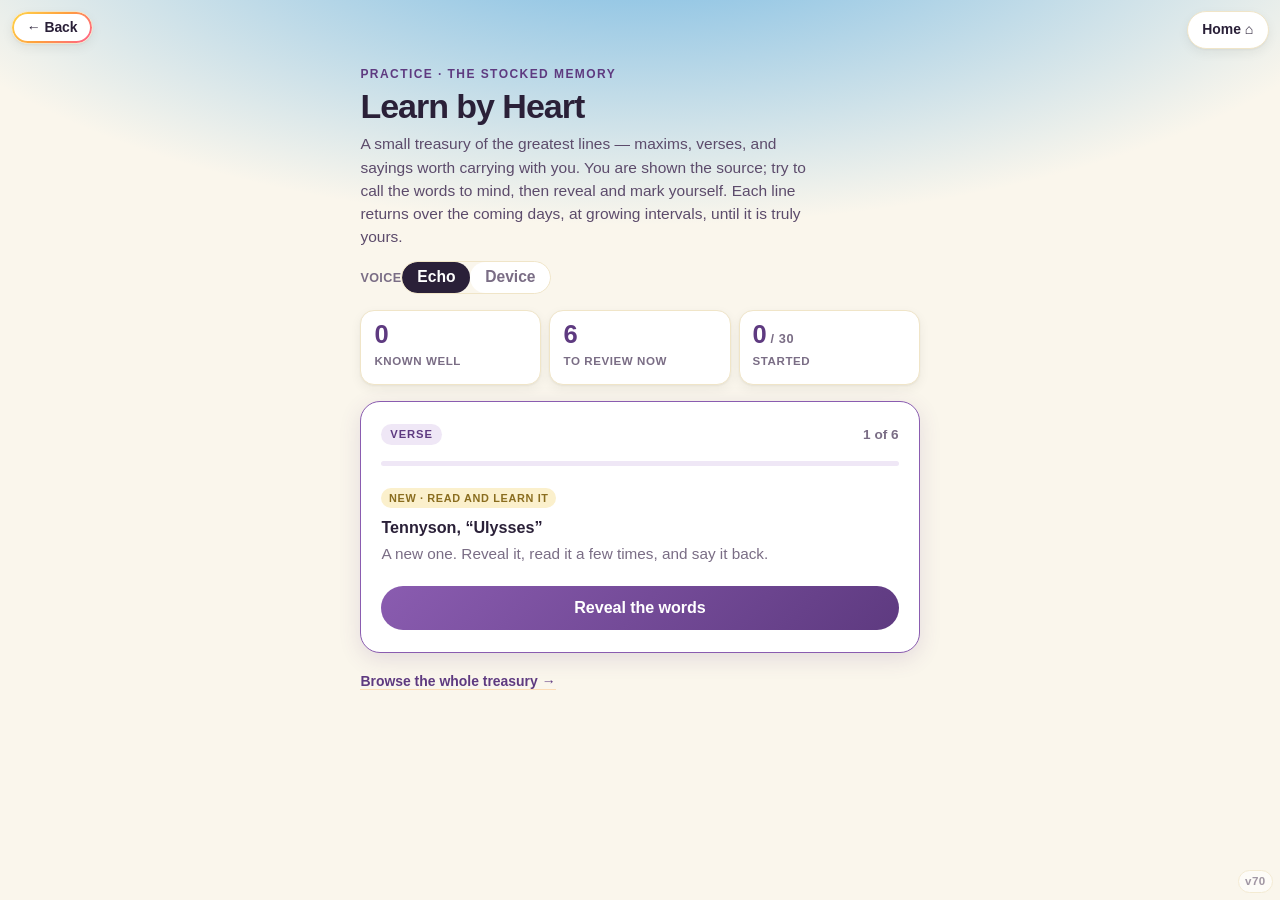
<file: memory.html>
<!DOCTYPE html>
<html lang="en">
<head>
  <meta charset="UTF-8">
  <meta name="viewport" content="width=device-width, initial-scale=1.0, viewport-fit=cover">
  <meta name="apple-mobile-web-app-capable" content="yes">
  <meta name="apple-mobile-web-app-status-bar-style" content="black-translucent">
  <meta name="apple-mobile-web-app-title" content="Classical Mind">
  <meta name="theme-color" content="#FAF6EC">
  <title>Learn by Heart — Classical Mind</title>
  <link rel="manifest" href="manifest.json">
  <link rel="icon" type="image/png" href="icon-192.png">
  <link rel="apple-touch-icon" href="apple-touch-icon.png">
  <link rel="stylesheet" href="assets/style.css?v70">
  <!-- Theme, applied before first paint so a dark-mode load never flashes
       white. The choice lives in localStorage and is set ONLY by the logo
       toggle in the top-left of the home page.

       The strip behind the clock is painted by the page itself — see "THE
       STATUS-BAR STRIP" in style.css. iOS is not involved: it reads
       status-bar-style and theme-color from the STATIC metas at load and
       ignores any change made from script (tested — v66 changed theme-color
       per theme and the strip never moved; v68 relaxed status-bar-style to
       `default` for light and a fresh reinstall still showed our band). So the
       only thing this script does for the strip is keep theme-color roughly
       honest for Android and Safari. -->
  <script>
    (function () {
      var d = document.documentElement, dark = false;
      try { dark = localStorage.getItem('classicalmind.theme') === 'dark'; } catch (e) {}
      d.setAttribute('data-theme', dark ? 'dark' : 'light');
      var tc = document.querySelector('meta[name="theme-color"]');
      if (tc) tc.setAttribute('content', dark ? '#17141F' : '#FAF6EC');
    })();
  </script>
  <style>
    body{ --c:#8A5CB0; --cd:#5E3A80; --cs:#EFE7F6; }
    .mem-main{ max-width:600px; margin:0 auto; padding:4em 1.2em calc(48px + env(safe-area-inset-bottom)); }
    .mem-hero{ margin:0 0 6px; }
    .mem-eyebrow{ font:800 12px/1 var(--sans); letter-spacing:.12em; text-transform:uppercase; color:var(--c-ink); margin-bottom:9px; }
    .mem-hero h1{ font-weight:800; font-size:clamp(26px,6.5vw,34px); letter-spacing:-.03em; line-height:1.05; margin:0; color:var(--ink); }
    .mem-hero p{ margin:.5em 0 0; font-size:15.5px; line-height:1.5; color:var(--ink-soft); max-width:52ch; }

    /* progress strip */
    .mem-stats{ display:flex; gap:8px; margin:16px 0 4px; flex-wrap:wrap; }
    .mem-stat{ flex:1; min-width:92px; background:var(--paper-card); border:1.5px solid var(--rule); border-radius:14px; padding:11px 13px; box-shadow:var(--shadow-sm); }
    .mem-stat b{ display:block; font-size:1.5em; font-weight:800; color:var(--c-ink); line-height:1; letter-spacing:-.02em; }
    .mem-stat span{ font:700 .68rem var(--sans); letter-spacing:.05em; text-transform:uppercase; color:var(--ink-mute); }
    .mem-voice{ margin:12px 0 2px; }

    /* the card */
    .mem-stage{ margin-top:16px; }
    .mem-card{ background:var(--paper-card); border:1.5px solid var(--c); border-radius:20px; padding:22px 20px; box-shadow:0 6px 22px rgba(94,58,128,.14); }
    .mem-top{ display:flex; align-items:center; justify-content:space-between; margin-bottom:16px; }
    .mem-tag{ font:800 .66rem var(--sans); letter-spacing:.08em; text-transform:uppercase; color:var(--c-ink); background:var(--c-tint); border-radius:999px; padding:.4em .8em; }
    .mem-count{ font:700 .8rem var(--sans); color:var(--ink-mute); }
    .mem-progbar{ height:5px; border-radius:999px; background:var(--c-tint); overflow:hidden; margin-bottom:18px; }
    .mem-progfill{ height:100%; background:linear-gradient(90deg,var(--c),var(--cd)); border-radius:999px; transition:width .3s; }

    .mem-source{ font:700 .95rem var(--sans); color:var(--ink); }
    .mem-hint{ font-size:.9rem; color:var(--ink-mute); margin-top:6px; }
    .mem-newbadge{ display:inline-block; font:800 .64rem var(--sans); letter-spacing:.06em; text-transform:uppercase; color:#8a6d1f; background:#FBF0CC; border-radius:999px; padding:.35em .7em; margin-bottom:10px; }
    .mem-text{ font-size:1.28em; line-height:1.5; color:var(--ink); font-weight:600; white-space:pre-line; margin:18px 0 4px; letter-spacing:-.01em; }
    .mem-context{ font-size:.97em; line-height:1.55; color:var(--ink-soft); margin:14px 0 2px; padding-top:13px; border-top:1px solid var(--rule); }

    .mem-actions{ display:flex; flex-direction:column; gap:12px; margin-top:20px; }
    .mem-main button::before{ display:none !important; }
    .mem-btn{ display:inline-flex; align-items:center; justify-content:center; gap:7px; cursor:pointer; font:800 .95em var(--sans); border-radius:999px; padding:.78em 1.2em; border:0; }
    .mem-reveal{ width:100%; color:#fff; background:linear-gradient(135deg,var(--c),var(--cd)); }
    .mem-reveal:active{ transform:scale(.98); }
    .mem-listen{ align-self:flex-start; color:var(--c-ink); background:var(--c-tint); }
    .mem-listen:active{ transform:scale(.97); }
    .mem-grades{ display:flex; gap:8px; width:100%; }
    .mem-grade{ flex:1; display:flex; flex-direction:column; align-items:center; justify-content:center; gap:3px; cursor:pointer; border-radius:14px; padding:.72em .3em; border:1.5px solid var(--rule); background:var(--paper-card); color:var(--ink); }
    .mem-grade:active{ transform:scale(.97); }
    .mem-grade .g-main{ font:800 .98em var(--sans); }
    .mem-grade .g-sub{ font:700 .58rem var(--sans); letter-spacing:.04em; text-transform:uppercase; opacity:.55; }
    .mem-grade.g-no{ border-color:#E7B7B7; } .mem-grade.g-no .g-main{ color:#9A3B3B; }
    .mem-grade.g-almost{ border-color:#E7D2A6; } .mem-grade.g-almost .g-main{ color:#8A6A1F; }
    .mem-grade.g-got{ border-color:#B7DBBE; } .mem-grade.g-got .g-main{ color:#2E6B3E; }

    /* done + empty */
    .mem-done{ background:var(--paper-card); border:1.5px solid var(--rule); border-radius:20px; padding:26px 22px; text-align:center; box-shadow:var(--shadow-sm); }
    .mem-done .big{ font-size:2.4em; }
    .mem-done h2{ font-weight:800; font-size:1.35em; letter-spacing:-.02em; margin:.4em 0 .3em; color:var(--ink); }
    .mem-done p{ font-size:1em; line-height:1.55; color:var(--ink-soft); margin:0 auto; max-width:40ch; }
    .mem-done .mem-actions{ justify-content:center; margin-top:20px; }
    .mem-more{ color:#fff; background:linear-gradient(135deg,var(--c),var(--cd)); }
    .mem-ghost{ color:var(--c-ink); background:var(--c-tint); }

    /* browse */
    .mem-browse-link{ display:inline-block; margin-top:20px; font:800 .82rem var(--sans); color:var(--c-ink); text-decoration:none; cursor:pointer; }
    .mem-browse{ margin-top:14px; display:flex; flex-direction:column; gap:.5em; }
    .mem-row{ background:var(--paper-card); border:1.5px solid var(--rule); border-radius:13px; padding:12px 15px; }
    .mem-row .r-text{ font-size:1em; line-height:1.5; color:var(--ink); font-weight:600; white-space:pre-line; }
    .mem-row .r-src{ font-size:.82em; color:var(--ink-mute); margin-top:5px; }
    .mem-row .r-box{ float:right; font:800 .6rem var(--sans); letter-spacing:.05em; text-transform:uppercase; color:var(--c-ink); }
  
    /* ---- Dark mode: the tinted badge + grade colours a variable can't reach ---- */
    [data-theme="dark"] .mem-newbadge{ color:#F0CE72; background:#33290F; }
    [data-theme="dark"] .mem-grade.g-no{ border-color:#6B3536; }
    [data-theme="dark"] .mem-grade.g-no .g-main{ color:#F0918F; }
    [data-theme="dark"] .mem-grade.g-almost{ border-color:#6B5A2C; }
    [data-theme="dark"] .mem-grade.g-almost .g-main{ color:#F0CE72; }
    [data-theme="dark"] .mem-grade.g-got{ border-color:#33623F; }
    [data-theme="dark"] .mem-grade.g-got .g-main{ color:#7FD79A; }
  </style>
</head>
<body class="method-page">
  <main class="mem-main">
    <header class="mem-hero">
      <div class="mem-eyebrow">Practice · the stocked memory</div>
      <h1>Learn by Heart</h1>
      <p>A small treasury of the greatest lines — maxims, verses, and sayings worth carrying with you. You are shown the source; try to call the words to mind, then reveal and mark yourself. Each line returns over the coming days, at growing intervals, until it is truly yours.</p>
      <div class="mem-voice"><span class="voice-pick" hidden></span></div>
    </header>

    <div class="mem-stats" id="stats"></div>
    <div class="mem-stage" id="stage"></div>
    <a class="mem-browse-link" id="browseToggle">Browse the whole treasury →</a>
    <div class="mem-browse" id="browse" hidden></div>
  </main>

  <script src="assets/memory-data.js"></script>
  <script src="assets/reader.js"></script>
  <script src="assets/app.js"></script>
  <script>
    const PIECES = (window.MEMORY_PIECES || []).slice();
    const KEY = 'cm_memory_v1';
    const DAY = 86400000;
    const INTERVALS = [0, 1, 3, 7, 21, 60]; // days per box 0..5
    const NEW_PER_SESSION = 6, SESSION_MAX = 14;
    const esc = s => String(s == null ? '' : s).replace(/[&<>"]/g, c => ({'&':'&amp;','<':'&lt;','>':'&gt;','"':'&quot;'}[c]));

    let prog = (() => { try { return JSON.parse(localStorage.getItem(KEY)) || {}; } catch (_) { return {}; } })();
    const saveProg = () => { try { localStorage.setItem(KEY, JSON.stringify(prog)); } catch (_) {} };
    const now = () => Date.now();
    const byId = id => PIECES.find(p => p.id === id);
    function shuffle(a){ for (let i = a.length - 1; i > 0; i--){ const j = Math.floor(Math.random() * (i + 1)); [a[i], a[j]] = [a[j], a[i]]; } return a; }

    const statsEl = document.getElementById('stats');
    const stageEl = document.getElementById('stage');

    function stats(){
      let learned = 0, due = 0, seen = 0;
      PIECES.forEach(p => { const s = prog[p.id]; if (s){ seen++; if (s.box >= 3) learned++; if (s.due <= now()) due++; } });
      return { total: PIECES.length, learned, due, seen, newLeft: PIECES.length - seen };
    }
    function renderStats(){
      const s = stats();
      statsEl.innerHTML =
        `<div class="mem-stat"><b>${s.learned}</b><span>Known well</span></div>` +
        `<div class="mem-stat"><b>${s.due + s.newLeft > 0 ? (s.due + Math.min(NEW_PER_SESSION, s.newLeft)) : 0}</b><span>To review now</span></div>` +
        `<div class="mem-stat"><b>${s.seen}<span style="font-size:.5em;color:var(--ink-mute)"> / ${s.total}</span></b><span>Started</span></div>`;
    }

    function buildQueue(){
      const reviews = shuffle(PIECES.filter(p => prog[p.id] && prog[p.id].due <= now()));
      const news = shuffle(PIECES.filter(p => !prog[p.id]));
      let q = reviews.slice(0, SESSION_MAX);
      const room = SESSION_MAX - q.length;
      if (room > 0) q = q.concat(news.slice(0, Math.min(NEW_PER_SESSION, room)));
      return q.map(p => p.id);
    }

    let queue = [], pos = 0, planned = 0;

    function updateSRS(piece, g){
      const s = prog[piece.id] || { box: 0, due: 0 };
      if (g === 'got'){ s.box = Math.min(5, s.box + 1); s.due = now() + INTERVALS[s.box] * DAY; }
      else if (g === 'almost'){ s.box = Math.max(1, s.box); s.due = now() + DAY; }
      else { s.box = 0; s.due = now(); }
      prog[piece.id] = s; saveProg();
    }

    function startSession(){
      queue = buildQueue(); pos = 0; planned = queue.length;
      if (window.Reader) Reader.stop();
      renderStats();
      if (!queue.length) return renderDone(true);
      renderCard();
    }

    function renderCard(){
      const piece = byId(queue[pos]);
      const isNew = !prog[piece.id];
      const pct = planned ? Math.round((pos / planned) * 100) : 0;
      stageEl.innerHTML = `
        <div class="mem-card">
          <div class="mem-top">
            <span class="mem-tag">${esc(piece.tag || 'Line')}</span>
            <span class="mem-count">${pos + 1} of ${planned}</span>
          </div>
          <div class="mem-progbar"><div class="mem-progfill" style="width:${pct}%"></div></div>
          ${isNew ? '<div class="mem-newbadge">New · read and learn it</div>' : ''}
          <div class="mem-source">${esc(piece.source)}</div>
          <div class="mem-hint">${isNew ? 'A new one. Reveal it, read it a few times, and say it back.' : 'Bring the words to mind — then reveal to check.'}</div>
          <div class="mem-text" id="memText" hidden>${esc(piece.text)}</div>
          ${piece.context ? `<div class="mem-context" id="memContext" hidden>${esc(piece.context)}</div>` : ''}
          <div class="mem-actions" id="memAct">
            <button type="button" class="mem-btn mem-reveal" id="revealBtn">Reveal the words</button>
          </div>
        </div>`;
      document.getElementById('revealBtn').addEventListener('click', () => reveal(piece));
    }

    function reveal(piece){
      document.getElementById('memText').hidden = false;
      const ctx = document.getElementById('memContext'); if (ctx) ctx.hidden = false;
      const act = document.getElementById('memAct');
      act.innerHTML = `
        <button type="button" class="mem-btn mem-listen" id="listenBtn">🔊 Listen</button>
        <div class="mem-grades">
          <button type="button" class="mem-grade g-no" data-g="no"><span class="g-main">Not yet</span><span class="g-sub">again soon</span></button>
          <button type="button" class="mem-grade g-almost" data-g="almost"><span class="g-main">Almost</span><span class="g-sub">tomorrow</span></button>
          <button type="button" class="mem-grade g-got" data-g="got"><span class="g-main">Got it</span><span class="g-sub">space it out</span></button>
        </div>`;
      document.getElementById('listenBtn').addEventListener('click', e => {
        const b = e.currentTarget;
        if (window.Reader && Reader.speaking){ Reader.stop(); b.textContent = '🔊 Listen'; return; }
        if (window.Reader){ Reader.read(piece.text, () => { b.textContent = '🔊 Listen'; }); b.textContent = '⏹ Stop'; }
      });
      act.querySelectorAll('.mem-grade').forEach(g => g.addEventListener('click', () => {
        const grade = g.dataset.g;
        updateSRS(piece, grade);
        if (grade === 'no' && !queue.slice(pos + 1).includes(piece.id)){ queue.push(piece.id); planned = queue.length; }
        if (window.Reader) Reader.stop();
        pos++;
        renderStats();
        if (pos >= queue.length) renderDone(false);
        else renderCard();
      }));
    }

    function renderDone(nothingDue){
      const s = stats();
      const moreDue = s.due > 0 || s.newLeft > 0;
      stageEl.innerHTML = `
        <div class="mem-done">
          <div class="big">${nothingDue ? '🌱' : '🏛️'}</div>
          <h2>${nothingDue ? 'All caught up' : 'Well done'}</h2>
          <p>${nothingDue
            ? 'Nothing is due right now. Your lines are resting — come back later and the ones ready to review will appear.'
            : `You worked through this round. ${s.learned} line${s.learned === 1 ? '' : 's'} you now know well. The ones you found hard will come back soon; the ones you knew return further off.`}</p>
          <div class="mem-actions">
            ${moreDue ? '<button type="button" class="mem-btn mem-more" id="moreBtn">Keep going</button>' : ''}
            <a class="mem-btn mem-ghost" href="index.html">Home</a>
          </div>
        </div>`;
      const mb = document.getElementById('moreBtn');
      if (mb) mb.addEventListener('click', startSession);
    }

    // Browse the whole treasury
    const browseEl = document.getElementById('browse');
    const browseToggle = document.getElementById('browseToggle');
    let browseOpen = false;
    browseToggle.addEventListener('click', () => {
      browseOpen = !browseOpen;
      browseEl.hidden = !browseOpen;
      browseToggle.textContent = browseOpen ? 'Hide the treasury ↑' : 'Browse the whole treasury →';
      if (browseOpen && !browseEl.dataset.built){
        browseEl.innerHTML = PIECES.map(p => {
          const box = prog[p.id] ? prog[p.id].box : null;
          const lvl = box == null ? 'new' : (box >= 3 ? 'known' : 'learning');
          return `<div class="mem-row"><span class="r-box">${lvl}</span><div class="r-text">${esc(p.text)}</div><div class="r-src">— ${esc(p.source)}</div></div>`;
        }).join('');
        browseEl.dataset.built = '1';
      }
    });

    if (window.Reader && Reader.mountPicker) Reader.mountPicker(document.querySelector('.voice-pick'));
    startSession();
  </script>
</body>
</html>
</file>
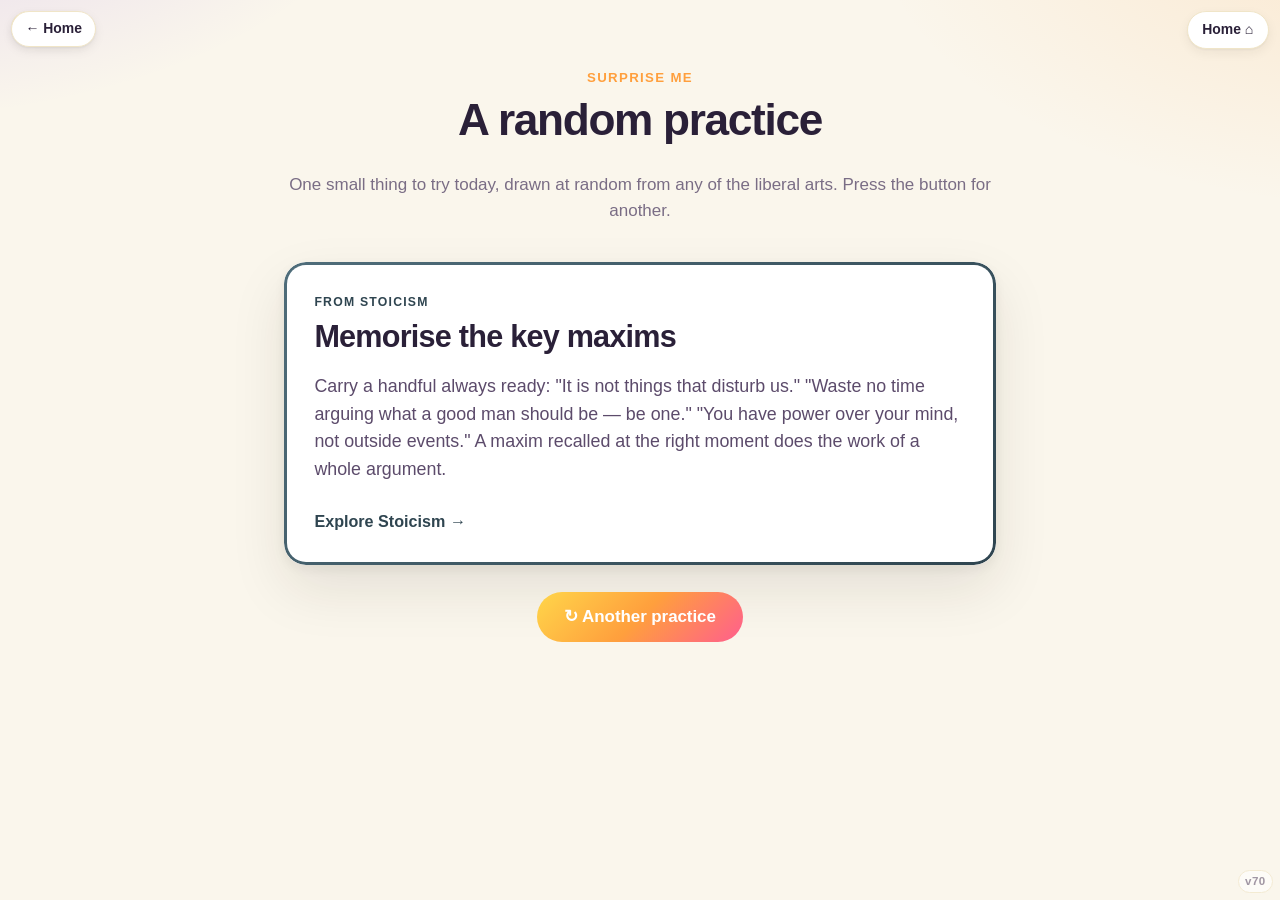
<file: random.html>
<!DOCTYPE html>
<html lang="en">
<head>
  <meta charset="UTF-8">
  <meta name="viewport" content="width=device-width, initial-scale=1.0, viewport-fit=cover">
  <meta name="apple-mobile-web-app-capable" content="yes">
  <meta name="apple-mobile-web-app-status-bar-style" content="black-translucent">
  <meta name="apple-mobile-web-app-title" content="Classical Mind">
  <meta name="theme-color" content="#FAF6EC">
  <title>Classical Mind — A random practice</title>
  <link rel="manifest" href="manifest.json">
  <link rel="icon" type="image/png" href="icon-192.png">
  <link rel="apple-touch-icon" href="apple-touch-icon.png">
  <link rel="stylesheet" href="assets/style.css?v70">
  <!-- Theme, applied before first paint so a dark-mode load never flashes
       white. The choice lives in localStorage and is set ONLY by the logo
       toggle in the top-left of the home page.

       The strip behind the clock is painted by the page itself — see "THE
       STATUS-BAR STRIP" in style.css. iOS is not involved: it reads
       status-bar-style and theme-color from the STATIC metas at load and
       ignores any change made from script (tested — v66 changed theme-color
       per theme and the strip never moved; v68 relaxed status-bar-style to
       `default` for light and a fresh reinstall still showed our band). So the
       only thing this script does for the strip is keep theme-color roughly
       honest for Android and Safari. -->
  <script>
    (function () {
      var d = document.documentElement, dark = false;
      try { dark = localStorage.getItem('classicalmind.theme') === 'dark'; } catch (e) {}
      d.setAttribute('data-theme', dark ? 'dark' : 'light');
      var tc = document.querySelector('meta[name="theme-color"]');
      if (tc) tc.setAttribute('content', dark ? '#17141F' : '#FAF6EC');
    })();
  </script>
</head>
<body class="random-page">
  <a href="index.html" class="home-link">← Home</a>

  <main class="random-main">
    <header class="random-hero">
      <div class="random-eyebrow">Surprise me</div>
      <h1>A random practice</h1>
      <p class="lede">One small thing to try today, drawn at random from any of the liberal arts. Press the button for another.</p>
    </header>

    <div id="card-host"></div>

    <div class="random-actions">
      <button id="another-btn" class="primary-fill">↻ Another practice</button>
    </div>
  </main>

  <script src="assets/arts-data.js"></script>
  <script src="assets/schools-data.js"></script>
  <script src="assets/app.js"></script>
  <script>
    function pick() {
      const withPractice = window.ARTS.filter(a => a.sections && a.sections.practice && a.sections.practice.items && a.sections.practice.items.length);
      const a = withPractice[Math.floor(Math.random() * withPractice.length)];
      const items = a.sections.practice.items;
      const item = items[Math.floor(Math.random() * items.length)];
      return { a, item };
    }

    function render() {
      const { a, item } = pick();
      document.documentElement.style.setProperty('--m-color', a.color);
      document.documentElement.style.setProperty('--m-deep', a.colorDeep);
      document.documentElement.style.setProperty('--m-soft', a.colorSoft);
      // The status-bar colour is owned by the boot script in <head> and holds
      // two values only, light and dark. Pages used to repaint it with the
      // topic's own accent here, which is why the strip was a different
      // colour on every page and never followed the theme.

      document.getElementById('card-host').innerHTML = `
        <div class="random-card" style="--c:${a.color};--cd:${a.colorDeep};--cs:${a.colorSoft};">
          <div class="random-card-eyebrow">From ${a.name}</div>
          <h2 class="random-card-name">${item.name}</h2>
          <p class="random-card-body">${item.body}</p>
          <a class="random-card-link" href="art.html?id=${a.id}">Explore ${a.name} →</a>
        </div>
      `;
    }

    document.getElementById('another-btn').addEventListener('click', render);
    render();
  </script>
</body>
</html>
</file>
<file: assets/style.css>
:root {
  --ink: #2A2038;
  --ink-soft: #5C4B6B;
  --ink-mute: #7A6D85;
  --paper: #FAF6EC;
  --paper-warm: #FFF6D9;
  --paper-card: #FFFFFF;
  --paper-surface: #FFFBF0;
  --rule: #F0E5C8;
  --rule-soft: #F6EED4;
  --rule-strong: #E6D6A8;

  --sun: #FFD64A;
  --sun-hot: #FF9F3D;
  --pink: #FF5E8E;
  --sky: #4A9ED4;
  --sky-soft: #6CB4E2;
  --mint: #4CCB9F;

  --sky-deep: #2D6FA8;
  --sun-deep: #C97D2A;
  --leaf: #4CCB9F;
  --leaf-soft: #D5F4E6;
  --rose: #FF5E8E;
  --rose-soft: #FFE0EB;
  --sky-soft-bg: #E0F0FA;
  --sun-soft: #FFF6D9;

  --grad-warm: linear-gradient(135deg, #FFD64A 0%, #FF9F3D 50%, #FF5E8E 100%);
  --grad-sun: linear-gradient(135deg, #FFD64A 0%, #FF9F3D 100%);
  --grad-sky: linear-gradient(135deg, #6CB4E2 0%, #4A9ED4 100%);
  --grad-fresh: linear-gradient(135deg, #FFD64A 0%, #4CCB9F 100%);
  --grad-pink: linear-gradient(135deg, #FF9F3D 0%, #FF5E8E 100%);

  --serif: -apple-system, BlinkMacSystemFont, "SF Pro Display", "Segoe UI", Helvetica, Arial, sans-serif;
  --sans: -apple-system, BlinkMacSystemFont, "SF Pro Display", "Segoe UI", Helvetica, Arial, sans-serif;

  --shadow-sm: 0 1px 2px rgba(40, 30, 20, 0.05), 0 4px 12px rgba(40, 30, 20, 0.06);
  --shadow-md: 0 2px 4px rgba(40, 30, 20, 0.06), 0 10px 28px rgba(40, 30, 20, 0.10);
  --shadow-lg: 0 4px 12px rgba(40, 30, 20, 0.10), 0 24px 60px rgba(40, 30, 20, 0.14);

  --radius-sm: 10px;
  --radius-md: 16px;
  --radius-lg: 22px;
  --radius-pill: 999px;

  /* Body background glows + the frosted-panel surface. Held as variables so
     dark mode can swap them without touching the rules that use them. */
  --glow-a: rgba(255, 214, 74, 0.22);
  --glow-b: rgba(255, 94, 142, 0.16);
  --paper-glass: rgba(255, 255, 255, 0.85);
}

* { box-sizing: border-box; }

html, body {
  margin: 0;
  padding: 0;
  background:
    radial-gradient(900px 500px at -10% -20%, var(--glow-a), transparent 60%),
    radial-gradient(900px 500px at 110% -10%, var(--glow-b), transparent 60%),
    var(--paper);
  background-attachment: fixed;
  color: var(--ink);
  font-family: var(--sans);
  font-size: 17px;
  line-height: 1.5;
  -webkit-font-smoothing: antialiased;
  -moz-osx-font-smoothing: grayscale;
  -webkit-tap-highlight-color: transparent;
}

body { min-height: 100vh; display: flex; flex-direction: column; }

a {
  color: var(--sun-hot);
  text-decoration: none;
  border-bottom: 1px solid rgba(255, 159, 61, 0.3);
  transition: border-color 0.15s ease, color 0.15s ease;
}
a:hover { border-bottom-color: var(--sun-hot); color: var(--pink); }

h1, h2, h3, h4 {
  font-family: var(--sans);
  color: var(--ink);
  line-height: 1.15;
  letter-spacing: -0.025em;
  margin: 0 0 0.4em;
}
h1 {
  font-size: clamp(2rem, 5.5vw, 2.6rem);
  font-weight: 800;
  letter-spacing: -0.03em;
}
h2 {
  font-size: clamp(1.35rem, 3vw, 1.6rem);
  font-weight: 800;
  letter-spacing: -0.025em;
  margin: 1.8em 0 0.6em;
}
h3 {
  font-size: 1.18rem;
  font-weight: 700;
  letter-spacing: -0.02em;
  margin: 1.4em 0 0.4em;
}
h4 {
  font-size: 0.75rem;
  margin: 1em 0 0.3em;
  text-transform: uppercase;
  letter-spacing: 0.1em;
  font-weight: 800;
  color: var(--sun-hot);
}

p { margin: 0 0 1em; color: var(--ink-soft); }
ul, ol { margin: 0 0 1em; padding-left: 1.4em; color: var(--ink-soft); }
li { margin-bottom: 0.35em; }

em { color: var(--ink-soft); }
strong { color: var(--ink); font-weight: 700; }

blockquote {
  margin: 1.4em 0;
  padding: 1.1em 1.4em;
  background: var(--paper-warm);
  border-radius: var(--radius-md);
  position: relative;
  color: var(--ink);
  font-size: 1.02em;
  font-style: italic;
}
blockquote::before {
  content: "";
  position: absolute;
  inset: 0;
  padding: 2px;
  border-radius: var(--radius-md);
  background: var(--grad-warm);
  -webkit-mask: linear-gradient(#000 0 0) content-box, linear-gradient(#000 0 0);
  -webkit-mask-composite: xor;
  mask-composite: exclude;
  pointer-events: none;
}

.why {
  display: block;
  margin-top: 0.6em;
  padding: 0.9em 1.1em;
  background: var(--paper-surface);
  border-radius: var(--radius-md);
  font-size: 0.94em;
  color: var(--ink-soft);
  position: relative;
}
.why::after {
  content: "";
  position: absolute;
  inset: 0;
  padding: 1.5px;
  border-radius: var(--radius-md);
  background: var(--grad-fresh);
  -webkit-mask: linear-gradient(#000 0 0) content-box, linear-gradient(#000 0 0);
  -webkit-mask-composite: xor;
  mask-composite: exclude;
  pointer-events: none;
}
.why::before {
  content: "WHY";
  display: inline-block;
  font-size: 0.66em;
  font-weight: 800;
  letter-spacing: 0.14em;
  color: white;
  background: var(--grad-sun);
  padding: 0.2em 0.65em;
  border-radius: 999px;
  margin-right: 0.6em;
  vertical-align: 2px;
}

/* ---------- Header ---------- */

header.site {
  background: var(--paper-glass);
  backdrop-filter: saturate(180%) blur(14px);
  -webkit-backdrop-filter: saturate(180%) blur(14px);
  border-bottom: 1px solid var(--rule);
  padding: 0.7em 1.2em;
  position: sticky;
  top: env(safe-area-inset-top, 0px);
  z-index: 50;
}
header.site .wrap {
  max-width: 1100px;
  margin: 0 auto;
  display: flex;
  align-items: center;
  gap: 1.2em;
  flex-wrap: wrap;
}
header.site .brand {
  font-family: var(--serif);
  font-weight: 700;
  font-size: 1.15em;
  color: var(--ink);
  border: none;
  letter-spacing: -0.01em;
  display: inline-flex;
  align-items: center;
  gap: 0.5em;
}
header.site .brand::before {
  content: "";
  display: inline-block;
  width: 28px;
  height: 28px;
  background-image: url('../icon.svg');
  background-size: contain;
  background-repeat: no-repeat;
  background-position: center;
  border-radius: 7px;
}
header.site nav {
  display: flex;
  gap: 0.2em;
  flex-wrap: nowrap;
  margin-left: auto;
  overflow-x: auto;
  scrollbar-width: none;
  -webkit-overflow-scrolling: touch;
}
header.site nav::-webkit-scrollbar { display: none; }
header.site nav a {
  font-family: var(--sans);
  font-size: 0.86em;
  font-weight: 600;
  letter-spacing: 0.01em;
  padding: 0.5em 0.9em;
  border-radius: var(--radius-pill);
  border: none;
  color: var(--ink-soft);
  white-space: nowrap;
  transition: all 0.15s ease;
}
header.site nav a:hover {
  background: var(--sky-soft);
  color: var(--sky-deep);
}
header.site nav a.active {
  background: linear-gradient(135deg, var(--sky), var(--sky-deep));
  color: white;
  box-shadow: 0 2px 8px rgba(37, 99, 235, 0.3);
}

/* ---------- Layout ---------- */

main {
  flex: 1;
  max-width: 880px;
  margin: 0 auto;
  padding: 2.4em 1.4em 4em;
  width: 100%;
}

.lede {
  font-family: var(--serif);
  font-size: clamp(1.05rem, 2.3vw, 1.25rem);
  color: var(--ink-soft);
  line-height: 1.55;
  margin-bottom: 2.2em;
  font-style: italic;
}

footer.site {
  border-top: 1px solid var(--rule);
  padding: 1.6em 1.2em;
  color: var(--ink-mute);
  font-size: 0.85em;
  text-align: center;
  background: var(--paper-warm);
}

/* ---------- Cards ---------- */

.card {
  background: var(--paper-card);
  border: 1px solid var(--rule);
  border-radius: var(--radius-lg);
  padding: 1.4em 1.5em;
  margin: 1em 0;
  box-shadow: var(--shadow-sm);
  transition: transform 0.18s ease, box-shadow 0.18s ease, border-color 0.18s ease;
}
.card:hover { box-shadow: var(--shadow-md); }
.card h3 { margin-top: 0; }
.card h3 a { border: none; }

.grid {
  display: grid;
  gap: 1em;
  grid-template-columns: repeat(auto-fit, minmax(260px, 1fr));
}
.grid .card {
  margin: 0;
  cursor: pointer;
}
.grid .card:hover {
  transform: translateY(-2px);
  border-color: var(--sky);
  box-shadow: var(--shadow-md);
}
.grid .card h3 a {
  color: var(--ink);
  display: block;
}
.grid .card:hover h3 a { color: var(--sky-deep); }
.grid .card p { margin-bottom: 0; font-size: 0.95em; }

/* ---------- Compare grid ---------- */

.compare-grid {
  display: grid;
  gap: 1em;
  grid-template-columns: repeat(auto-fit, minmax(290px, 1fr));
}
.compare-grid .card h3 {
  color: var(--sky-deep);
  font-size: 1.15em;
  display: flex;
  align-items: center;
  gap: 0.5em;
}
.compare-grid .card h3::before {
  content: "";
  width: 8px;
  height: 8px;
  background: linear-gradient(135deg, var(--sky), var(--sun));
  border-radius: 50%;
  flex-shrink: 0;
}
.compare-grid .card ul { font-size: 0.94em; }
.compare-grid .tag {
  display: inline-block;
  font-family: var(--sans);
  font-size: 0.72em;
  font-weight: 700;
  text-transform: uppercase;
  letter-spacing: 0.08em;
  padding: 0.2em 0.6em;
  border-radius: 999px;
  margin-right: 0.3em;
  margin-bottom: 0.3em;
}
.tag.do { background: var(--leaf-soft); color: #047857; }
.tag.dont { background: var(--sun-soft); color: var(--sun-deep); }

/* ---------- Tables ---------- */

table {
  width: 100%;
  border-collapse: collapse;
  margin: 1em 0;
  font-size: 0.94em;
  background: var(--paper-card);
  border-radius: var(--radius-md);
  overflow: hidden;
  box-shadow: var(--shadow-sm);
}
th, td {
  padding: 0.75em 1em;
  text-align: left;
  border-bottom: 1px solid var(--rule);
  vertical-align: top;
}
th {
  background: var(--paper-warm);
  font-weight: 600;
  color: var(--ink);
  font-size: 0.78em;
  text-transform: uppercase;
  letter-spacing: 0.06em;
}
tbody tr:last-child td { border-bottom: none; }
tbody tr:hover { background: var(--sky-soft); }

/* ---------- Form controls ---------- */

input[type="text"], input[type="search"], input[type="date"], textarea, select {
  font-family: var(--sans);
  font-size: 1em;
  padding: 0.7em 0.9em;
  border: 1.5px solid var(--rule);
  border-radius: var(--radius-sm);
  background: var(--paper-card);
  color: var(--ink);
  width: 100%;
  transition: border-color 0.15s ease, box-shadow 0.15s ease;
}
input:focus, textarea:focus, select:focus {
  outline: none;
  border-color: var(--sky);
  box-shadow: 0 0 0 3px var(--sky-soft);
}
textarea { min-height: 90px; resize: vertical; font-family: var(--sans); }
label {
  display: block;
  font-family: var(--sans);
  font-size: 0.78em;
  text-transform: uppercase;
  letter-spacing: 0.08em;
  color: var(--ink-soft);
  margin-bottom: 0.4em;
  margin-top: 1em;
  font-weight: 600;
}

/* ---------- Buttons: gradient outline by default ---------- */

button, .btn {
  appearance: none;
  font-family: var(--sans);
  font-size: 0.92em;
  font-weight: 700;
  letter-spacing: -0.005em;
  padding: 0.7em 1.4em;
  border: none;
  border-radius: var(--radius-pill);
  cursor: pointer;
  color: var(--ink);
  background: var(--paper-card);
  position: relative;
  transition: transform 0.12s ease;
  display: inline-flex;
  align-items: center;
  gap: 0.4em;
  text-decoration: none;
}
button::before, .btn::before {
  content: "";
  position: absolute;
  inset: 0;
  padding: 2px;
  border-radius: var(--radius-pill);
  background: var(--grad-warm);
  -webkit-mask: linear-gradient(#000 0 0) content-box, linear-gradient(#000 0 0);
  -webkit-mask-composite: xor;
  mask-composite: exclude;
  pointer-events: none;
}
button:active, .btn:active { transform: scale(0.97); }
button:disabled { opacity: 0.45; cursor: not-allowed; }

button.secondary, .btn.secondary { color: var(--ink-soft); }
button.secondary::before, .btn.secondary::before {
  background: var(--grad-sky);
}

button.primary-fill, .btn.primary-fill {
  background: var(--grad-warm);
  color: white;
}
button.primary-fill::before, .btn.primary-fill::before { display: none; }

/* ---------- Filters ---------- */

.filters {
  display: flex;
  gap: 0.9em;
  flex-wrap: wrap;
  margin: 1.4em 0;
  padding: 1.2em;
  background: var(--paper-card);
  border: 1px solid var(--rule);
  border-radius: var(--radius-lg);
  box-shadow: var(--shadow-sm);
}
.filters > * { flex: 1 1 140px; min-width: 140px; }
.filters label { margin-top: 0; }

/* ---------- Rhythm timeline ---------- */

.rhythm-timeline {
  position: relative;
  margin: 1.2em 0;
  padding-left: 1.6em;
  border-left: 2px solid var(--sky-soft);
}
.rhythm-timeline .block {
  margin-bottom: 1.2em;
  position: relative;
}
.rhythm-timeline .block::before {
  content: "";
  position: absolute;
  left: -1.95em;
  top: 0.4em;
  width: 0.85em;
  height: 0.85em;
  border-radius: 50%;
  background: linear-gradient(135deg, var(--sky), var(--sun));
  box-shadow: 0 0 0 4px var(--paper-card), 0 0 0 5px var(--sky-soft);
}
.rhythm-timeline .time {
  font-family: var(--sans);
  font-size: 0.78em;
  font-weight: 700;
  color: var(--sky-deep);
  text-transform: uppercase;
  letter-spacing: 0.08em;
}

/* ---------- Log entries ---------- */

.log-entry {
  padding: 1em 1.2em;
  border: 1px solid var(--rule);
  border-radius: var(--radius-md);
  margin-bottom: 0.7em;
  background: var(--paper-card);
  font-size: 0.96em;
  box-shadow: var(--shadow-sm);
}
.log-entry .meta {
  font-family: var(--sans);
  font-size: 0.76em;
  color: var(--sky-deep);
  text-transform: uppercase;
  letter-spacing: 0.06em;
  font-weight: 700;
  margin-bottom: 0.4em;
  display: flex;
  justify-content: space-between;
  align-items: center;
}
.log-entry button.del {
  padding: 0.2em 0.7em;
  font-size: 0.72em;
  background: var(--paper-card);
  color: var(--ink-mute);
  border: 1px solid var(--rule);
}
.log-entry button.del:hover {
  color: var(--rose);
  border-color: var(--rose);
  background: var(--paper-card);
  box-shadow: none;
  transform: none;
}

/* ---------- Habit grid ---------- */

.habit-grid {
  display: grid;
  grid-template-columns: repeat(7, 1fr);
  gap: 0.35em;
  margin: 0.8em 0;
}
.habit-day {
  aspect-ratio: 1;
  border: 1.5px solid var(--rule);
  border-radius: var(--radius-sm);
  display: flex;
  align-items: center;
  justify-content: center;
  font-family: var(--sans);
  font-size: 0.85em;
  font-weight: 600;
  color: var(--ink-soft);
  cursor: pointer;
  background: var(--paper-card);
  user-select: none;
  transition: all 0.15s ease;
}
.habit-day:hover { border-color: var(--sky); }
.habit-day.done {
  background: linear-gradient(135deg, var(--leaf), #059669);
  color: white;
  border-color: var(--leaf);
  box-shadow: 0 2px 6px rgba(16, 185, 129, 0.3);
}
.habit-day.future { opacity: 0.35; cursor: default; }
.habit-day.future:hover { border-color: var(--rule); }

/* ---------- Observation items ---------- */

.obs-item {
  display: flex;
  justify-content: space-between;
  align-items: center;
  padding: 0.7em 0.2em;
  border-bottom: 1px solid var(--rule-soft);
  gap: 1em;
}
.obs-item:last-child { border-bottom: none; }
.obs-item label {
  margin: 0;
  text-transform: none;
  font-size: 0.97em;
  font-weight: 500;
  color: var(--ink);
  font-family: var(--sans);
  letter-spacing: 0;
  flex: 1;
  cursor: pointer;
  display: flex;
  align-items: center;
  gap: 0.7em;
}
.obs-item input[type="checkbox"] {
  width: 1.35em;
  height: 1.35em;
  accent-color: var(--leaf);
  cursor: pointer;
  flex-shrink: 0;
}
.obs-item .date {
  font-family: var(--sans);
  font-size: 0.76em;
  color: var(--leaf);
  font-weight: 600;
}

/* ---------- Feast week nav ---------- */

.feast-week-nav {
  display: flex;
  justify-content: space-between;
  align-items: center;
  margin-bottom: 1.2em;
  padding: 1em 1.2em;
  background: var(--paper-card);
  border: 1px solid var(--rule);
  border-radius: var(--radius-lg);
  font-family: var(--sans);
  font-size: 0.92em;
  box-shadow: var(--shadow-sm);
  gap: 0.6em;
}
.feast-week-nav .week-label {
  display: flex;
  flex-direction: column;
  align-items: center;
  gap: 0.15em;
  flex: 1;
}
.feast-week-nav .week-pill {
  font-weight: 800;
  font-size: 1.05em;
  background: linear-gradient(135deg, var(--sky), var(--sky-deep));
  color: white;
  padding: 0.3em 0.9em;
  border-radius: 999px;
  letter-spacing: 0.02em;
}
.feast-week-nav .term-pill {
  font-size: 0.75em;
  color: var(--sun-deep);
  background: var(--sun-soft);
  padding: 0.15em 0.6em;
  border-radius: 999px;
  font-weight: 700;
  text-transform: uppercase;
  letter-spacing: 0.06em;
}
.feast-week-nav button { padding: 0.45em 0.9em; font-size: 0.82em; }

.feast-jump {
  display: flex;
  align-items: center;
  gap: 0.5em;
  margin-bottom: 1.2em;
  font-family: var(--sans);
  font-size: 0.85em;
  color: var(--ink-soft);
}
.feast-jump label {
  margin: 0;
  text-transform: none;
  letter-spacing: 0;
  font-size: 0.92em;
  font-weight: 600;
}
.feast-jump select {
  width: auto;
  flex: 0 0 auto;
  padding: 0.4em 0.7em;
  font-size: 0.92em;
}

.feast-section {
  padding: 1.2em 0;
  border-bottom: 1px solid var(--rule-soft);
}
.feast-section:last-child { border-bottom: none; }
.feast-section h3 {
  display: flex;
  align-items: baseline;
  gap: 0.7em;
  margin-top: 0.4em;
  flex-wrap: wrap;
}
.feast-section .kind {
  font-family: var(--sans);
  font-size: 0.7em;
  text-transform: uppercase;
  letter-spacing: 0.1em;
  color: var(--sky-deep);
  background: var(--sky-soft);
  padding: 0.2em 0.7em;
  border-radius: 999px;
  font-weight: 700;
}
.feast-section .poem-body {
  white-space: pre-line;
  font-family: var(--serif);
  font-style: italic;
  padding: 0.6em 1em;
  background: var(--sun-soft);
  border-left: 4px solid var(--sun);
  border-radius: 0 var(--radius-md) var(--radius-md) 0;
  margin: 0.8em 0;
  color: var(--ink);
}
.feast-section .links {
  font-family: var(--sans);
  font-size: 0.85em;
  margin-top: 0.6em;
  display: flex;
  gap: 0.5em;
  flex-wrap: wrap;
}
.feast-section .links a {
  border: none;
  background: var(--sky-soft);
  color: var(--sky-deep);
  padding: 0.3em 0.8em;
  border-radius: 999px;
  font-weight: 600;
  font-size: 0.92em;
}
.feast-section .links a:hover {
  background: var(--sky);
  color: white;
}

/* ---------- Badges ---------- */

.badge {
  display: inline-block;
  font-family: var(--sans);
  font-size: 0.7em;
  font-weight: 800;
  text-transform: uppercase;
  letter-spacing: 0.08em;
  padding: 0.25em 0.7em;
  border-radius: 999px;
  margin-right: 0.4em;
  vertical-align: middle;
}
.badge.free { background: var(--leaf-soft); color: #047857; }
.badge.paid { background: var(--sun-soft); color: var(--sun-deep); }
.badge.avoid { background: var(--rose-soft); color: var(--rose); }
.badge.later { background: #ede9fe; color: #6d28d9; }

/* ---------- Tabs (Keeping page) ---------- */

.tab-bar {
  display: flex;
  gap: 0.4em;
  flex-wrap: wrap;
  margin: 1.4em 0;
  padding: 0.5em;
  background: var(--paper-card);
  border: 1px solid var(--rule);
  border-radius: var(--radius-pill);
  box-shadow: var(--shadow-sm);
  position: sticky;
  top: calc(64px + env(safe-area-inset-top, 0px));
  z-index: 20;
}
.tab-btn {
  background: transparent;
  border: 2px solid transparent;
  color: var(--ink-soft);
  padding: 0.5em 1em;
  font-size: 0.85em;
  flex: 1 1 auto;
  justify-content: center;
}
.tab-btn:hover {
  background: var(--sky-soft);
  color: var(--sky-deep);
  transform: none;
  box-shadow: none;
}
.tab-btn.active {
  background: linear-gradient(135deg, var(--sky), var(--sky-deep));
  color: white;
  box-shadow: 0 3px 10px rgba(37, 99, 235, 0.28);
}
.tab-btn.active:hover {
  background: linear-gradient(135deg, var(--sky), var(--sky-deep));
  color: white;
}

/* ---------- Mobile ---------- */

@media (max-width: 720px) {
  html, body { font-size: 16px; }
  main { padding: 1.6em 1em 3em; }
  header.site { padding: 0.55em 0.9em; }
  header.site .wrap { gap: 0.6em; }
  header.site .brand { font-size: 1.05em; }
  header.site .brand::before { width: 24px; height: 24px; }
  header.site nav { width: 100%; margin-left: 0; }
  header.site nav a { font-size: 0.8em; padding: 0.4em 0.7em; }
  .filters > * { flex: 1 1 100%; }
  .feast-week-nav { flex-wrap: wrap; }
  .feast-week-nav .week-label { order: -1; flex: 1 0 100%; margin-bottom: 0.3em; }
  .tab-bar {
    position: static;
    border-radius: var(--radius-lg);
    flex-direction: row;
    overflow-x: auto;
    flex-wrap: nowrap;
    scrollbar-width: none;
  }
  .tab-bar::-webkit-scrollbar { display: none; }
  .tab-btn { flex: 0 0 auto; }
}

/* Safe area for iOS notch */
@supports (padding: env(safe-area-inset-top)) {
  header.site { padding-top: calc(0.7em + env(safe-area-inset-top)); }
  footer.site { padding-bottom: calc(1.6em + env(safe-area-inset-bottom)); }
}

/* ============================================================
   LAUNCHER (index.html — the home grid)
   ============================================================ */

body.launcher {
  /* uses base body background */
}

.launcher-hero {
  padding: 1.8em 1.2em 0.6em;
  max-width: 1100px;
  margin: 0 auto;
  width: 100%;
}
.launcher-hero .hero-wrap {
  display: flex;
  align-items: center;
  justify-content: space-between;
  gap: 1em;
  flex-wrap: wrap;
}
.hero-brand {
  display: flex;
  align-items: center;
  gap: 0.85em;
  margin-bottom: 0;
}
.hero-brand .brand-icon {
  width: 56px;
  height: 56px;
  border-radius: 14px;
  box-shadow: 0 2px 8px rgba(40, 30, 20, 0.12);
  flex-shrink: 0;
}
.hero-brand h1 {
  font-size: clamp(1.7rem, 4.5vw, 2.2rem);
  font-weight: 800;
  letter-spacing: -0.03em;
  margin: 0;
  color: var(--ink);
}
.hero-lede {
  margin: 0.15em 0 0;
  font-size: clamp(0.95rem, 2vw, 1.05rem);
  color: var(--ink-mute);
  line-height: 1.4;
  font-weight: 500;
}
.age-pill {
  flex-shrink: 0;
  padding: 0.5em 1em;
  background: var(--paper-card);
  border-radius: 999px;
  font-size: 0.72em;
  font-weight: 800;
  letter-spacing: 0.08em;
  text-transform: uppercase;
  color: var(--ink-soft);
  position: relative;
  cursor: default;
}
.age-pill::before {
  content: "";
  position: absolute;
  inset: 0;
  padding: 1.5px;
  border-radius: 999px;
  background: var(--grad-warm);
  -webkit-mask: linear-gradient(#000 0 0) content-box, linear-gradient(#000 0 0);
  -webkit-mask-composite: xor;
  mask-composite: exclude;
  pointer-events: none;
}

.launcher-main {
  max-width: 1100px;
  margin: 0 auto;
  padding: 1em 1.4em 4em;
  width: 100%;
}

.tile-section {
  margin-bottom: 2em;
}
.tile-section-title {
  font-size: clamp(1.4rem, 3.4vw, 1.75rem);
  font-weight: 800;
  letter-spacing: -0.025em;
  margin: 1.6em 0 0.2em;
}
.tile-section-sub {
  margin: 0 0 1.1em;
  color: var(--ink-mute);
  font-size: 0.95em;
  font-weight: 500;
}

.tile-grid {
  display: grid;
  gap: 1em;
  grid-template-columns: repeat(auto-fill, minmax(220px, 1fr));
}

.tile {
  position: relative;
  background: var(--paper-card);
  border-radius: var(--radius-lg);
  padding: 1.3em 1.3em 1.4em;
  text-decoration: none;
  color: var(--ink);
  display: flex;
  flex-direction: column;
  gap: 0.85em;
  box-shadow: 0 1px 2px rgba(40, 30, 20, 0.05), 0 10px 30px rgba(40, 30, 20, 0.08);
  transition: transform 0.16s ease, box-shadow 0.16s ease;
  border-bottom: none;
  min-height: 210px;
}
.tile::before {
  content: "";
  position: absolute;
  inset: 0;
  padding: 2px;
  border-radius: var(--radius-lg);
  background: linear-gradient(135deg, var(--c) 0%, var(--cd) 100%);
  -webkit-mask: linear-gradient(#000 0 0) content-box, linear-gradient(#000 0 0);
  -webkit-mask-composite: xor;
  mask-composite: exclude;
  pointer-events: none;
  opacity: 0.85;
}
.tile:hover {
  transform: translateY(-3px);
  box-shadow:
    0 2px 4px rgba(40, 30, 20, 0.06),
    0 20px 44px rgba(40, 30, 20, 0.12);
}
.tile:hover::before { opacity: 1; }
.tile:hover .tile-icon-wrap {
  transform: scale(1.04);
}
.tile:active { transform: scale(0.985); }
.tile-icon-wrap {
  position: relative;
  width: 60px;
  height: 60px;
  border-radius: 16px;
  background: linear-gradient(135deg, var(--c), var(--cd));
  display: flex;
  align-items: center;
  justify-content: center;
  color: white;
  box-shadow: 0 2px 8px rgba(40, 30, 20, 0.14), inset 0 1px 0 rgba(255, 255, 255, 0.3);
  transition: transform 0.18s ease;
  overflow: hidden;
}
.tile-icon-wrap::before {
  content: "";
  position: absolute;
  top: 0; left: 0; right: 0; height: 55%;
  background: linear-gradient(180deg, rgba(255,255,255,0.22) 0%, transparent 100%);
  pointer-events: none;
}
.tile-icon {
  position: relative;
  z-index: 2;
  width: 36px;
  height: 36px;
  color: white;
}

.tile-body { display: flex; flex-direction: column; gap: 0.25em; flex: 1; margin-top: 0.1em; }
.tile-name {
  font-weight: 800;
  font-size: 1.15em;
  color: var(--ink);
  line-height: 1.15;
  letter-spacing: -0.025em;
}
.tile-tagline {
  font-size: 0.86em;
  color: var(--ink-mute);
  line-height: 1.4;
  font-weight: 500;
}
.tile-era {
  font-size: 0.7em;
  letter-spacing: 0.08em;
  color: var(--c-ink);
  text-transform: uppercase;
  font-weight: 800;
  margin-top: auto;
}

.tile-badge {
  position: absolute;
  top: 0.85em;
  right: 0.85em;
  z-index: 3;
  background: var(--paper-card);
  color: var(--ink-soft);
  padding: 0.25em 0.7em;
  border-radius: 999px;
  font-size: 0.63em;
  font-weight: 800;
  letter-spacing: 0.1em;
  text-transform: uppercase;
}

.why-banner {
  margin-top: 1.8em;
}
.why-link {
  display: flex;
  align-items: center;
  gap: 0.9em;
  background: var(--paper-card);
  border-radius: var(--radius-lg);
  padding: 1em 1.4em;
  box-shadow: 0 1px 2px rgba(40, 30, 20, 0.05), 0 10px 28px rgba(40, 30, 20, 0.07);
  text-decoration: none;
  color: var(--ink);
  border-bottom: none;
  position: relative;
  transition: transform 0.16s ease, box-shadow 0.16s ease;
}
.why-link::before {
  content: "";
  position: absolute;
  inset: 0;
  padding: 2px;
  border-radius: var(--radius-lg);
  background: var(--grad-warm);
  -webkit-mask: linear-gradient(#000 0 0) content-box, linear-gradient(#000 0 0);
  -webkit-mask-composite: xor;
  mask-composite: exclude;
  pointer-events: none;
  opacity: 0.85;
}
.why-link:hover {
  transform: translateY(-2px);
  box-shadow: 0 4px 10px rgba(40, 30, 20, 0.08), 0 20px 44px rgba(40, 30, 20, 0.12);
}
.why-link:hover::before { opacity: 1; }
.why-mark {
  display: inline-block;
  font-size: 0.7em;
  font-weight: 800;
  letter-spacing: 0.12em;
  color: white;
  background: var(--grad-warm);
  padding: 0.32em 0.75em;
  border-radius: 999px;
  flex-shrink: 0;
}
.why-text {
  flex: 1;
  font-size: 0.94em;
  color: var(--ink-soft);
  font-weight: 500;
}
.why-arrow {
  font-size: 1.25em;
  color: var(--sun-hot);
  font-weight: 800;
}

.launcher-footer {
  text-align: center;
  padding: 1.4em 1em calc(1.4em + env(safe-area-inset-bottom, 0px));
  color: var(--ink-mute);
  font-size: 0.85em;
  font-family: var(--sans);
}

/* ============================================================
   METHODOLOGY PAGE (methodology.html?id=...)
   ============================================================ */

.home-link {
  position: fixed;
  top: calc(0.8em + env(safe-area-inset-top, 0px));
  left: 0.8em;
  z-index: 9999;
  background: var(--paper-card);
  color: var(--ink);
  padding: 0.45em 0.95em;
  border-radius: 999px;
  font-family: var(--sans);
  font-size: 0.82em;
  font-weight: 700;
  text-decoration: none;
  border: 1.5px solid var(--rule);
  box-shadow: var(--shadow-sm);
  transition: all 0.15s ease;
}
.home-link:hover {
  border-color: var(--m-color, var(--sky));
  color: var(--m-ink);
  box-shadow: var(--shadow-md);
}

body.method-page {
  background:
    radial-gradient(ellipse 1200px 500px at 50% -100px, var(--page-glow) 0%, transparent 65%),
    var(--paper);
  background-attachment: fixed;
}

.method-main {
  max-width: 880px;
  margin: 0 auto;
  padding: 4em 1.4em 4em;
}

.method-hero {
  text-align: center;
  margin-bottom: 2em;
}
.method-hero-eyebrow {
  font-family: var(--sans);
  font-size: 0.78em;
  letter-spacing: 0.1em;
  text-transform: uppercase;
  font-weight: 700;
  color: var(--m-ink);
  margin-bottom: 0.5em;
}
.method-hero h1 {
  font-size: clamp(2.2rem, 6vw, 3rem);
  font-weight: 800;
  letter-spacing: -0.03em;
  color: var(--ink);
  margin: 0 0 0.3em;
}
.method-tagline {
  font-size: 1.05em;
  color: var(--ink-mute);
  margin: 0 0 1.2em;
  font-weight: 500;
}
.method-blurb {
  font-size: 1.05em;
  color: var(--ink-soft);
  line-height: 1.7;
  max-width: 640px;
  margin: 0 auto;
}

.method-borrows {
  display: grid;
  gap: 1em;
  grid-template-columns: repeat(auto-fit, minmax(280px, 1fr));
  margin-bottom: 2.4em;
}
.borrow-card {
  background: var(--paper-card);
  border: 1px solid var(--rule);
  border-left: 4px solid var(--m-color, var(--sky));
  border-radius: var(--radius-md);
  padding: 1.1em 1.3em;
  box-shadow: var(--shadow-sm);
}
.borrow-card h3 {
  margin: 0 0 0.4em;
  color: var(--m-ink);
  font-size: 0.9em;
  font-family: var(--sans);
  text-transform: uppercase;
  letter-spacing: 0.08em;
  font-weight: 700;
}
.borrow-card p { margin: 0; color: var(--ink); font-size: 0.96em; }

.sub-tile-section h2 {
  text-align: center;
  margin-bottom: 1.2em;
}
.sub-tile-section h2::after { left: 50%; transform: translateX(-50%); }

.sub-tile-grid {
  display: grid;
  gap: 1em;
  grid-template-columns: repeat(auto-fit, minmax(220px, 1fr));
}

.sub-tile {
  position: relative;
  background: var(--paper-card);
  border: 1px solid var(--rule);
  border-radius: var(--radius-lg);
  padding: 1.3em 1.2em;
  text-decoration: none;
  color: var(--ink);
  display: flex;
  flex-direction: column;
  gap: 0.7em;
  box-shadow: var(--shadow-sm);
  transition: transform 0.2s ease, box-shadow 0.2s ease, border-color 0.2s ease;
  cursor: pointer;
  border-bottom: 1px solid var(--rule);
  text-align: left;
}
.sub-tile:hover {
  transform: translateY(-2px);
  box-shadow: var(--shadow-md);
  border-color: var(--m-color, var(--sky));
}
.sub-tile-stub {
  opacity: 0.55;
  cursor: default;
}
.sub-tile-stub:hover {
  transform: none;
  box-shadow: var(--shadow-sm);
  border-color: var(--rule);
}
.sub-tile-icon {
  width: 44px;
  height: 44px;
  border-radius: 12px;
  background: var(--m-tint);
  color: var(--m-ink);
  display: flex;
  align-items: center;
  justify-content: center;
}
.sub-tile-icon svg { width: 28px; height: 28px; }
.sub-tile-name {
  font-family: var(--serif);
  font-weight: 700;
  font-size: 1.08em;
  color: var(--ink);
}
.sub-tile-tag {
  font-family: var(--sans);
  font-size: 0.83em;
  color: var(--ink-soft);
  line-height: 1.4;
}

/* Sub-section page bodies */

.sub-back {
  margin-bottom: 1.2em;
  font-family: var(--sans);
  font-size: 0.88em;
}
.sub-back a {
  color: var(--m-ink);
  border: none;
  font-weight: 600;
}
.sub-hero {
  margin-bottom: 1.6em;
}
.sub-hero-eyebrow {
  font-family: var(--sans);
  font-size: 0.78em;
  letter-spacing: 0.1em;
  text-transform: uppercase;
  font-weight: 700;
  color: var(--m-ink);
  margin-bottom: 0.4em;
}
.sub-hero h1 {
  font-weight: 800;
  letter-spacing: -0.03em;
  color: var(--ink);
}

.principle-card {
  position: relative;
  padding-left: 4em;
}
.principle-num {
  position: absolute;
  top: 1.2em;
  left: 1.2em;
  width: 2em;
  height: 2em;
  border-radius: 50%;
  background: linear-gradient(135deg, var(--m-color, var(--sky)), var(--m-deep, var(--sky-deep)));
  color: white;
  display: flex;
  align-items: center;
  justify-content: center;
  font-family: var(--serif);
  font-weight: 700;
  font-size: 1em;
  flex-shrink: 0;
}
.principle-card h3 { margin-top: 0; color: var(--m-ink); }

.day-timeline {
  position: relative;
  margin: 1.4em 0;
  padding-left: 5em;
}
.day-timeline::before {
  content: "";
  position: absolute;
  left: 3.5em;
  top: 0;
  bottom: 0;
  width: 2px;
  background: var(--m-tint);
}
.day-block {
  position: relative;
  margin-bottom: 1.4em;
}
.day-block::before {
  content: "";
  position: absolute;
  left: -1.65em;
  top: 0.5em;
  width: 14px;
  height: 14px;
  border-radius: 50%;
  background: linear-gradient(135deg, var(--m-color, var(--sky)), var(--m-deep, var(--sky-deep)));
  box-shadow: 0 0 0 3px var(--paper-card), 0 0 0 4px var(--m-tint);
}
.day-time {
  position: absolute;
  left: -5em;
  top: 0.4em;
  width: 3em;
  text-align: right;
  font-family: var(--sans);
  font-weight: 700;
  font-size: 0.85em;
  color: var(--m-ink);
}
.day-content {
  background: var(--paper-card);
  border: 1px solid var(--rule);
  border-radius: var(--radius-md);
  padding: 0.9em 1.1em;
  box-shadow: var(--shadow-sm);
}
.day-title {
  font-family: var(--serif);
  font-weight: 700;
  font-size: 1.05em;
  color: var(--ink);
  margin-bottom: 0.3em;
}
.day-body { color: var(--ink-soft); font-size: 0.95em; line-height: 1.55; }

.activity-grid {
  display: grid;
  gap: 0.9em;
  grid-template-columns: repeat(auto-fit, minmax(280px, 1fr));
  margin: 1.2em 0;
}
.activity-card {
  position: relative;
  background: var(--paper-card);
  border: 1px solid var(--rule);
  border-radius: var(--radius-md);
  padding: 1em 1.1em 1em 3.4em;
  box-shadow: var(--shadow-sm);
}
.activity-num {
  position: absolute;
  top: 1em;
  left: 0.85em;
  width: 1.9em;
  height: 1.9em;
  border-radius: 50%;
  background: var(--m-tint);
  color: var(--m-ink);
  display: flex;
  align-items: center;
  justify-content: center;
  font-family: var(--sans);
  font-weight: 800;
  font-size: 0.85em;
}
.activity-name {
  font-family: var(--serif);
  font-weight: 700;
  font-size: 1em;
  color: var(--ink);
  margin-bottom: 0.3em;
}
.activity-body { color: var(--ink-soft); font-size: 0.92em; line-height: 1.5; }

.book-list { padding-left: 1.2em; }
.book-list li { margin-bottom: 0.9em; line-height: 1.5; }
.book-note { color: var(--ink-soft); font-size: 0.92em; }

/* Method-page mobile */

@media (max-width: 720px) {
  .method-main { padding-top: 3.6em; }
  .day-timeline { padding-left: 4em; }
  .day-time { left: -4em; }
  .hero-brand { flex-direction: column; text-align: center; }
}

/* Version pill — small, unobtrusive, bottom-right */
.version-pill {
  position: fixed;
  bottom: calc(0.6em + env(safe-area-inset-bottom, 0px));
  right: 0.6em;
  z-index: 9998;
  background: var(--paper-glass);
  backdrop-filter: blur(6px);
  -webkit-backdrop-filter: blur(6px);
  color: var(--ink-mute);
  padding: 0.18em 0.55em;
  border-radius: 999px;
  font-family: var(--sans);
  font-size: 0.68em;
  font-weight: 700;
  letter-spacing: 0.04em;
  border: 1px solid var(--rule);
  opacity: 0.7;
  pointer-events: none;
}

/* ============================================================
   FEAST — simple one-week view
   ============================================================ */

.feast-hero {
  margin-bottom: 1.4em;
}
.feast-hero-eyebrow {
  margin-bottom: 0.5em;
}
.feast-hero-eyebrow #week-pill {
  display: inline-block;
  background: var(--grad-warm);
  color: white;
  padding: 0.3em 0.9em;
  border-radius: 999px;
  font-size: 0.72em;
  font-weight: 800;
  letter-spacing: 0.08em;
  text-transform: uppercase;
}
.feast-nav {
  display: flex;
  gap: 0.6em;
  margin-top: 2em;
  justify-content: space-between;
  flex-wrap: wrap;
}
.feast-nav button { flex: 1 1 auto; justify-content: center; }

.virtue-card {
  background: var(--paper-card);
  padding: 1.2em 1.4em;
  border-radius: var(--radius-lg);
  position: relative;
  margin-bottom: 1.4em;
  box-shadow: var(--shadow-sm);
}
.virtue-card::before {
  content: "";
  position: absolute;
  inset: 0;
  padding: 2px;
  border-radius: var(--radius-lg);
  background: var(--grad-sun);
  -webkit-mask: linear-gradient(#000 0 0) content-box, linear-gradient(#000 0 0);
  -webkit-mask-composite: xor;
  mask-composite: exclude;
  pointer-events: none;
}
.virtue-eyebrow {
  font-size: 0.72em;
  font-weight: 800;
  letter-spacing: 0.1em;
  text-transform: uppercase;
  color: var(--sun-hot);
  margin-bottom: 0.3em;
}
.virtue-name {
  font-size: 1.4em;
  font-weight: 800;
  letter-spacing: -0.025em;
  color: var(--ink);
  margin-bottom: 0.4em;
}
.virtue-card p { margin: 0; color: var(--ink-soft); }

/* ============================================================
   READ ALOUD BUTTON
   ============================================================ */

.read-btn {
  display: inline-flex;
  align-items: center;
  gap: 0.4em;
  background: var(--paper-card);
  color: var(--ink);
  border: none;
  font-family: var(--sans);
  font-size: 0.85em;
  font-weight: 700;
  padding: 0.55em 1.1em;
  border-radius: 999px;
  cursor: pointer;
  position: relative;
  transition: transform 0.12s ease;
}
.read-btn::before {
  content: "";
  position: absolute;
  inset: 0;
  padding: 2px;
  border-radius: 999px;
  background: var(--grad-fresh);
  -webkit-mask: linear-gradient(#000 0 0) content-box, linear-gradient(#000 0 0);
  -webkit-mask-composite: xor;
  mask-composite: exclude;
  pointer-events: none;
}
.read-btn:active { transform: scale(0.96); }
.read-btn.reading {
  background: var(--grad-fresh);
  color: white;
}
.read-btn.reading::before { display: none; }

/* ============================================================
   RANDOM ACTIVITY PAGE
   ============================================================ */

body.random-page {
  background:
    radial-gradient(900px 500px at -10% -20%, rgba(124, 58, 237, 0.20), transparent 60%),
    radial-gradient(900px 500px at 110% -10%, rgba(255, 159, 61, 0.18), transparent 60%),
    var(--paper);
}
.random-main {
  max-width: 760px;
  margin: 0 auto;
  padding: 4em 1.4em 4em;
}
.random-hero {
  text-align: center;
  margin-bottom: 2em;
}
.random-eyebrow {
  font-size: 0.78em;
  font-weight: 800;
  letter-spacing: 0.1em;
  text-transform: uppercase;
  color: var(--sun-hot);
  margin-bottom: 0.5em;
}
.random-hero h1 {
  font-size: clamp(2rem, 5vw, 2.6rem);
  font-weight: 800;
  letter-spacing: -0.03em;
  color: var(--ink);
  margin: 0 0 0.6em;
}
.random-hero .lede {
  font-size: 1em;
  color: var(--ink-mute);
  font-style: normal;
}

.random-card {
  background: var(--paper-card);
  border-radius: var(--radius-lg);
  padding: 1.8em;
  position: relative;
  box-shadow: 0 4px 12px rgba(40, 30, 20, 0.06), 0 24px 56px rgba(40, 30, 20, 0.10);
  margin-bottom: 1.6em;
  animation: cardIn 0.32s cubic-bezier(0.34, 1.4, 0.64, 1);
}
.random-card::before {
  content: "";
  position: absolute;
  inset: 0;
  padding: 3px;
  border-radius: var(--radius-lg);
  background: linear-gradient(135deg, var(--c), var(--cd));
  -webkit-mask: linear-gradient(#000 0 0) content-box, linear-gradient(#000 0 0);
  -webkit-mask-composite: xor;
  mask-composite: exclude;
  pointer-events: none;
}
@keyframes cardIn {
  from { opacity: 0; transform: translateY(8px) scale(0.985); }
  to { opacity: 1; transform: translateY(0) scale(1); }
}
.random-card-eyebrow {
  font-size: 0.72em;
  font-weight: 800;
  letter-spacing: 0.1em;
  text-transform: uppercase;
  color: var(--c-ink);
  margin-bottom: 0.7em;
}
.random-card-name {
  font-size: clamp(1.4rem, 3.8vw, 1.8rem);
  font-weight: 800;
  letter-spacing: -0.025em;
  color: var(--ink);
  margin: 0 0 0.6em;
}
.random-card-body {
  font-size: 1.05em;
  color: var(--ink-soft);
  line-height: 1.55;
  margin: 0 0 1.4em;
}
.random-card-link {
  display: inline-block;
  color: var(--c-ink);
  font-weight: 700;
  border-bottom: none;
  font-size: 0.95em;
}
.random-card-link:hover { color: var(--c-ink); }

.random-actions {
  text-align: center;
}
.random-actions button {
  font-size: 1em;
  padding: 0.85em 1.6em;
}

/* ---- Horizontal photo tiles (Conscious Parenting "Every day" style) ---- */
/* Used on the home launcher for category tiles and inside category pages. */
.rtile-list { display: flex; flex-direction: column; gap: 0.7em; }
.rtile {
  position: relative; display: flex; align-items: stretch; width: 100%;
  text-decoration: none; background: var(--paper-card); border-radius: 16px; overflow: hidden;
  box-shadow: 0 2px 4px rgba(60,45,20,.07), 0 10px 24px rgba(60,45,20,.09);
  transition: transform .15s cubic-bezier(.34,1.56,.64,1), box-shadow .15s ease;
}
.rtile::before {
  content: ""; position: absolute; left: 0; top: 0; bottom: 0; width: 5px; z-index: 3;
  background: linear-gradient(180deg, var(--c), var(--cd));
}
.rtile:hover { transform: translateY(-2px); box-shadow: 0 6px 16px rgba(60,45,20,.14); }
.rtile:active { transform: scale(.99); }
.rtile-photo {
  flex: none; width: 108px; align-self: stretch; position: relative; overflow: hidden;
  background: linear-gradient(150deg, var(--c), var(--cd));
}
.rtile-photo img { position: absolute; inset: 0; width: 100%; height: 100%; object-fit: cover; z-index: 1; }
.rtile-photo::after { content: ""; position: absolute; inset: 0; background: linear-gradient(90deg, rgba(0,0,0,0) 60%, rgba(0,0,0,.12)); z-index: 2; }
.rtile-ic {
  position: absolute; left: 8px; bottom: 8px; z-index: 3; width: 32px; height: 32px;
  border-radius: 9px; background: linear-gradient(150deg, var(--c), var(--cd));
  display: grid; place-items: center; box-shadow: 0 2px 6px rgba(0,0,0,.28); border: 2px solid var(--paper-card);
}
.rtile-ic svg { width: 19px; height: 19px; color: #fff; }
.rtile-body {
  flex: 1; min-width: 0; padding: 13px 12px 13px 16px;
  display: flex; flex-direction: column; justify-content: center; gap: .18em;
}
.rtile-name { font-weight: 800; font-size: 1.06em; letter-spacing: -.01em; color: var(--ink); line-height: 1.15; }
.rtile-tagline { font-size: .88em; line-height: 1.35; color: var(--ink-mute); }
.rtile-count {
  margin-top: .3em; font-size: .72rem; font-weight: 800; letter-spacing: .02em;
  text-transform: uppercase; color: var(--c-ink);
}
.rtile-chev { flex: none; align-self: center; padding-right: 14px; color: var(--ink-mute); font-size: 1.2em; opacity: .6; }

/* ---- Corner navigation: Back (history) left, Home right ---- */
.corner-nav {
  position: fixed;
  top: calc(0.8em + env(safe-area-inset-top, 0px));
  z-index: 9999;
  background: var(--paper-card);
  color: var(--ink);
  padding: 0.52em 1.05em;
  border-radius: 999px;
  font-family: var(--sans);
  font-size: 0.82em;
  font-weight: 800;
  text-decoration: none;
  border: 1.5px solid var(--rule);
  box-shadow: var(--shadow-sm);
  cursor: pointer;
  transition: transform .15s ease, box-shadow .15s ease;
}
.corner-nav:hover { box-shadow: 0 4px 12px rgba(60,45,20,.16); }
.corner-nav:active { transform: scale(.94); }
.corner-back { left: 0.8em; }
.corner-home { right: 0.8em; }

/* ---- Read-aloud voice toggle: Echo (streamed) / Device (offline) ---- */
.vp-label { font: 700 0.74em var(--sans); letter-spacing: 0.03em; text-transform: uppercase; color: var(--ink-mute); }
.vp-seg { display: inline-flex; border: 1.5px solid var(--rule); border-radius: 999px; overflow: hidden; }
.vp-seg button { border: 0 !important; background: var(--paper-card); color: var(--ink-mute); font: 800 0.92em var(--sans); text-transform: none; letter-spacing: 0; padding: 0.42em 0.95em; cursor: pointer; }
.vp-seg button::before { display: none !important; }
.vp-seg button.on { background: var(--ink); color: #fff; }
[data-theme="dark"] .vp-seg button.on { color: var(--paper); }
.vp-voice { font: 600 0.95em var(--sans); text-transform: none; letter-spacing: 0; color: var(--ink); background: var(--paper-card); border: 1.5px solid var(--rule); border-radius: 999px; padding: 0.4em 0.8em; max-width: 150px; }

/* =========================================================================
   DARK MODE — "night library"
   Opt-in only: the <html> element carries data-theme="dark", set by the logo
   toggle on the home page and persisted in localStorage. Never automatic —
   the OS setting is deliberately ignored so the toggle is the single source
   of truth.

   The neutrals flip; the gold + sky accents stay (brightened just enough to
   read on a dark ground) so the app still looks like itself at night. Every
   surface in this stylesheet routes through a variable, so redefining the
   variables here does most of the work — the rules below it are only for the
   handful of places a variable can't reach.
   ========================================================================= */
[data-theme="dark"] {
  --ink:        #EFEAF7;   /* soft off-white — never pure white */
  --ink-soft:   #C4BAD4;
  --ink-mute:   #A69BBA;   /* lifted until every muted line clears 4.5:1 on the warm tints */

  --paper:         #17141F;   /* deep ink-purple night */
  --paper-warm:    #2B2317;   /* warm amber-tinted panel */
  --paper-card:    #221E2D;   /* lifted card surface */
  --paper-surface: #272231;
  --paper-glass:   rgba(38, 33, 50, 0.85);

  --rule:        #383043;
  --rule-soft:   #2D2739;
  --rule-strong: #4C4260;

  /* Accents — same hues, lifted for contrast against the dark ground. */
  --sun:      #FFDD7A;
  --sun-hot:  #FFB463;
  --pink:     #FF7FA8;
  --sky:      #6FBEEC;
  --sky-soft: #8ED0F2;
  --mint:     #5FDCB4;

  --sky-deep: #8ED0F2;   /* used as a text colour — must go lighter, not darker */
  --sun-deep: #F2BC63;
  --leaf:     #5FDCB4;
  --rose:     #FF7FA8;

  /* Soft tint backgrounds become dark tints of the same hue. */
  --leaf-soft:    #15352B;
  --rose-soft:    #3B1D2A;
  --sky-soft-bg:  #152C3E;
  --sun-soft:     #322815;

  /* Gradients: the warm ones stay (they sit behind white text), the page
     glows drop right down so the background reads as night, not sunrise. */
  --glow-a: rgba(255, 214, 74, 0.07);
  --glow-b: rgba(255, 94, 142, 0.06);

  --shadow-sm: 0 1px 2px rgba(0, 0, 0, 0.35), 0 4px 12px rgba(0, 0, 0, 0.40);
  --shadow-md: 0 2px 4px rgba(0, 0, 0, 0.40), 0 10px 28px rgba(0, 0, 0, 0.48);
  --shadow-lg: 0 4px 12px rgba(0, 0, 0, 0.45), 0 24px 60px rgba(0, 0, 0, 0.55);

  color-scheme: dark;
}

/* Per-topic accents (--m-color / --m-deep / --m-soft on <html>, --c / --cd /
   --cs on <body>) are written as inline styles from the data files, so they
   can't be overridden by a variable here. Instead every page derives two
   theme-aware colours from them — --m-ink for text, --m-tint for tinted
   panels — and uses those. In light mode they pass the originals straight
   through; in dark mode they're mixed against the night palette. */
/* A custom property is resolved against the element it is DECLARED on, not
   the element that eventually reads it — so the derived pair has to be
   re-declared in every scope an accent can land in: <html> (art.html and
   random.html set --m-* there from the data files), <body> (each page's own
   brand colour), and the individual tiles and hero headers, which carry their
   own inline --c / --cd. Each scope shadows the one above it. Miss one and
   its children silently fall back to the default blue. */
/* Every element that can carry an inline accent. Enumerated from the markup:
   grep for style="--c: / style="--m- before adding a new tile type. */
:root, body, .method-hero, .rtile, .stile, .tile, .random-card, .today-bar {
  --m-ink:  var(--m-deep, var(--sky-deep));
  --m-tint: var(--m-soft, var(--sky-soft));
  /* No fallback on purpose: these stand in for a bare var(--cd) / var(--cs),
     which resolves to nothing on a page that sets no accent. Give them a
     fallback and elements inherit a colour — or gain a background — they
     never had (the listen player bar, the random-card eyebrow). */
  --c-ink:  var(--cd);
  --c-tint: var(--cs);
  --t-ink:  var(--tcd);
}
[data-theme="dark"],
[data-theme="dark"] body,
[data-theme="dark"] .method-hero,
[data-theme="dark"] .rtile,
[data-theme="dark"] .stile,
[data-theme="dark"] .tile,
[data-theme="dark"] .random-card,
[data-theme="dark"] .today-bar {
  --m-ink:  color-mix(in srgb, var(--m-deep, var(--sky-deep)) 45%, #FFFFFF);
  --m-tint: color-mix(in srgb, var(--m-color, var(--sky)) 16%, var(--paper-card));
  --c-ink:  color-mix(in srgb, var(--cd) 45%, #FFFFFF);
  --c-tint: color-mix(in srgb, var(--c) 16%, var(--paper-card));
  --t-ink:  color-mix(in srgb, var(--tcd) 42%, #FFFFFF);
}

/* The soft wash behind the top of every inner page. At night it becomes a
   faint tint of the topic colour rather than a daylight pastel, otherwise the
   top of every page glares. */
body { --page-glow: var(--m-soft, var(--sky-soft)); }
[data-theme="dark"] body {
  --page-glow: color-mix(in srgb, var(--m-color, var(--c, #4F6D7A)) 20%, var(--paper));
}

/* Photos and video thumbnails are shot in daylight; knocking a little light
   off them stops them glaring out of a dark page. */
[data-theme="dark"] .rtile-photo img,
[data-theme="dark"] .stile-photo img,
[data-theme="dark"] .tb-photo img,
[data-theme="dark"] .op-hero-photo img,
[data-theme="dark"] .mm-vid-play img,
[data-theme="dark"] .op-vid-play img { filter: brightness(0.86) saturate(0.94); }

/* Correct / incorrect answer states: the light tints go to dark tints of the
   same hue, and the text lifts, otherwise they'd be light-on-light. */
[data-theme="dark"] .cm-opt.right,
[data-theme="dark"] .fl-opt.correct { border-color: #3FBE86; background: #14352A; color: #7FE0B4; }
[data-theme="dark"] .cm-opt.chosen.wrong,
[data-theme="dark"] .fl-opt.wrong { border-color: #E0706C; background: #38191B; color: #F0A19D; }

/* The "try it" quiz on the arts pages shares the answer-state palette above. */
[data-theme="dark"] .tryit-opt.correct { border-color: #3FBE86; background: #14352A; color: #7FE0B4; }
[data-theme="dark"] .tryit-opt.wrong   { border-color: #E0706C; background: #38191B; color: #F0A19D; }
[data-theme="dark"] .tryit-fb.ok       { background: #14352A; color: #7FE0B4; }

/* =========================================================================
   THE STATUS-BAR STRIP
   With apple-mobile-web-app-status-bar-style: black-translucent the web view
   runs UNDER the clock, so env(safe-area-inset-top) is a real number and the
   PAGE paints that band. That takes iOS out of the loop entirely — no
   theme-color meta, no manifest theme_color, nothing captured at install
   time. It's an ordinary CSS variable, so it flips with data-theme the
   instant you tap the logo, exactly like the rest of the app.

   ONE mechanism on EVERY page: this band, and matching top padding so
   nothing hides behind it. On anything that isn't a notched phone in
   standalone the inset is 0px, the band has no height, and none of this is
   visible — so desktop and Safari are untouched.

   The light value is the app's own sky blue, not the cream paper, and that
   is forced: black-translucent draws the clock, signal and battery WHITE
   with no light variant, so a cream strip would make them disappear. Days
   Out NI carries a blue strip in light mode for the same reason.
   ========================================================================= */
/* The band is the page's own paper in both themes, so the strip simply reads
   as more of the app: cream in light, near-black in dark.

   KNOWN TRADE-OFF, and it is the user's explicit call (asked for three times,
   2026-08-29): black-translucent draws the clock, signal and battery WHITE
   with no light variant, so on the cream strip the clock is white-on-cream and
   may be faint or invisible. The deep-sky #2E7FB6 that was here before gave it
   4.4:1 but read as a blue bar, which is not what was wanted. There is no
   third option — white needs a background at or below ~30% luminance and cream
   is 91%. Reverting is one line: put #2E7FB6 back below.

   `color-scheme: light` is declared explicitly on the off-chance WebKit uses
   it to darken the status-bar glyphs; harmless either way. */
:root                  { --chrome: #FAF6EC; color-scheme: light; }
[data-theme="dark"]    { --chrome: #17141F; }

body::before {
  content: "";
  position: fixed;
  top: 0; left: 0; right: 0;
  height: env(safe-area-inset-top, 0px);
  background: var(--chrome);
  z-index: 100;
  pointer-events: none;
}
body { padding-top: env(safe-area-inset-top, 0px); }

/* The home page's app bar is sticky, so it has to stick BELOW the band
   rather than scroll up underneath it. */
.appbar { top: env(safe-area-inset-top, 0px); }
</file>
